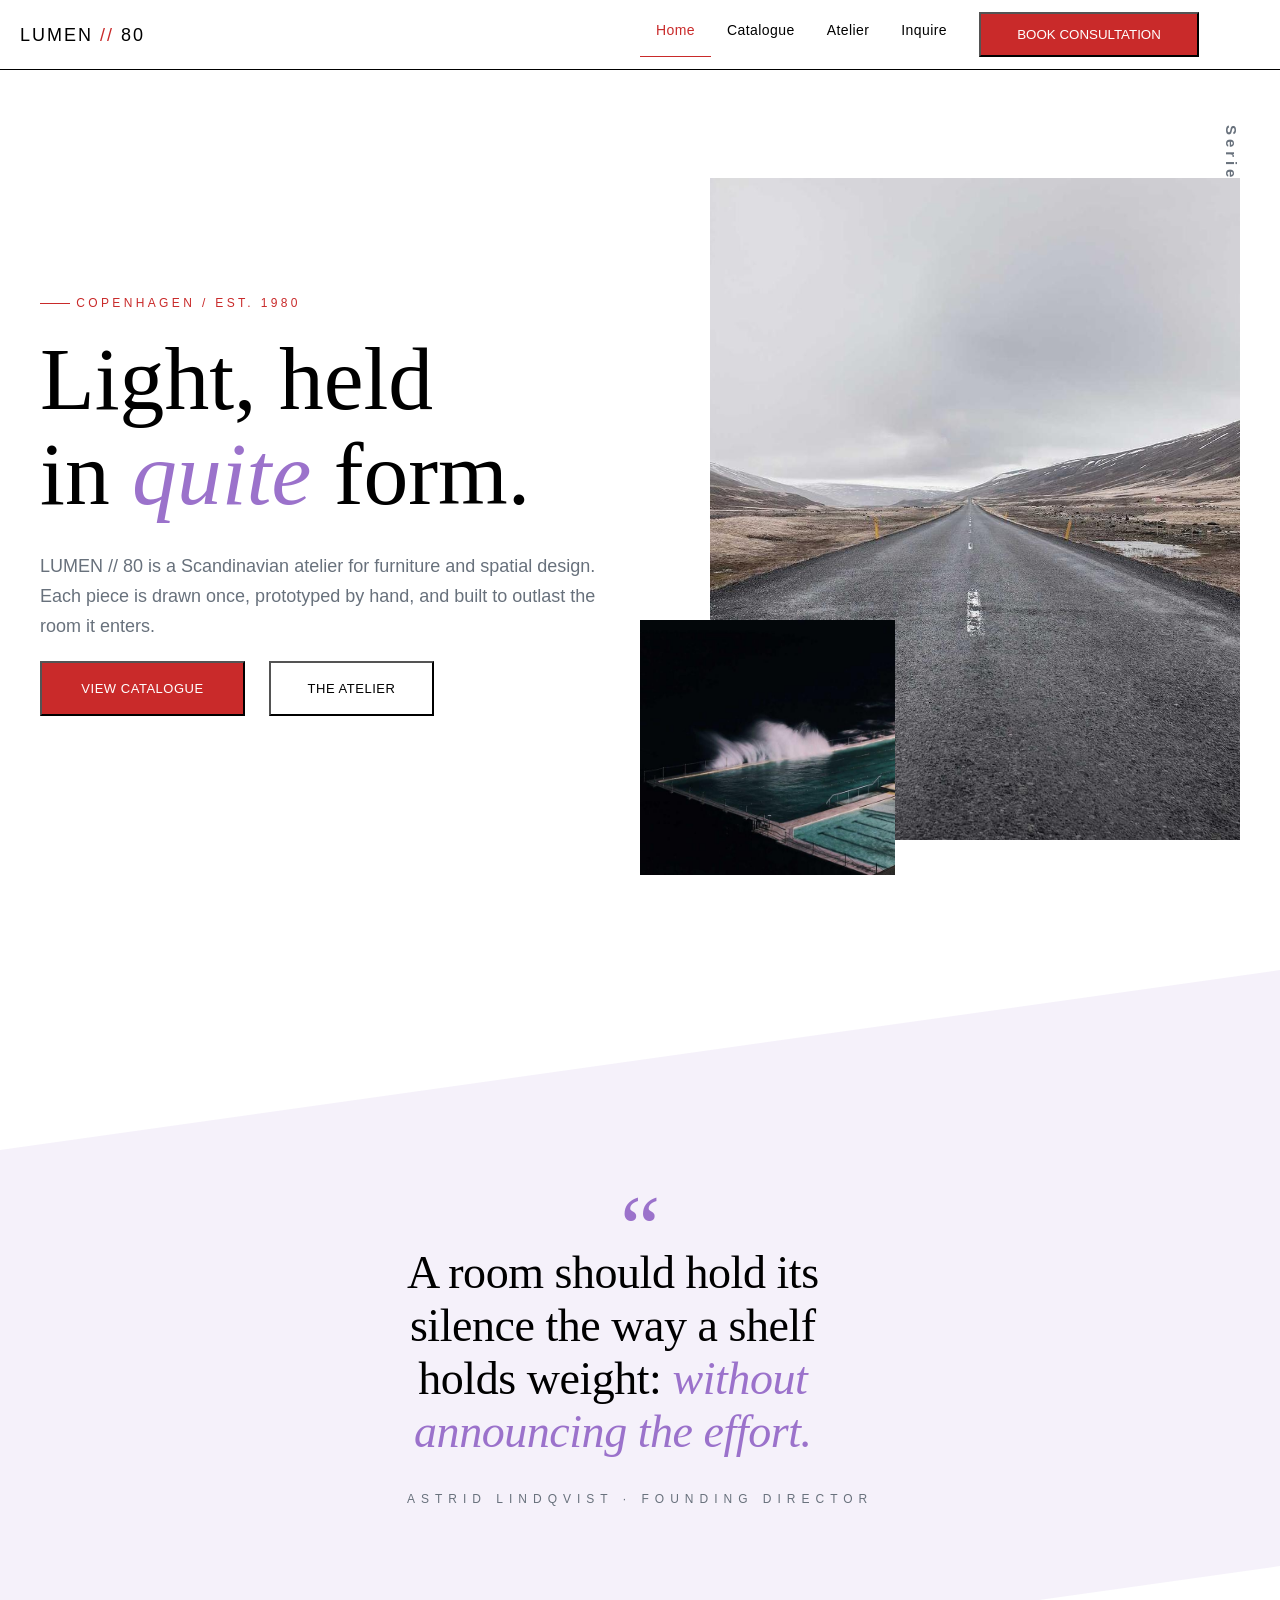
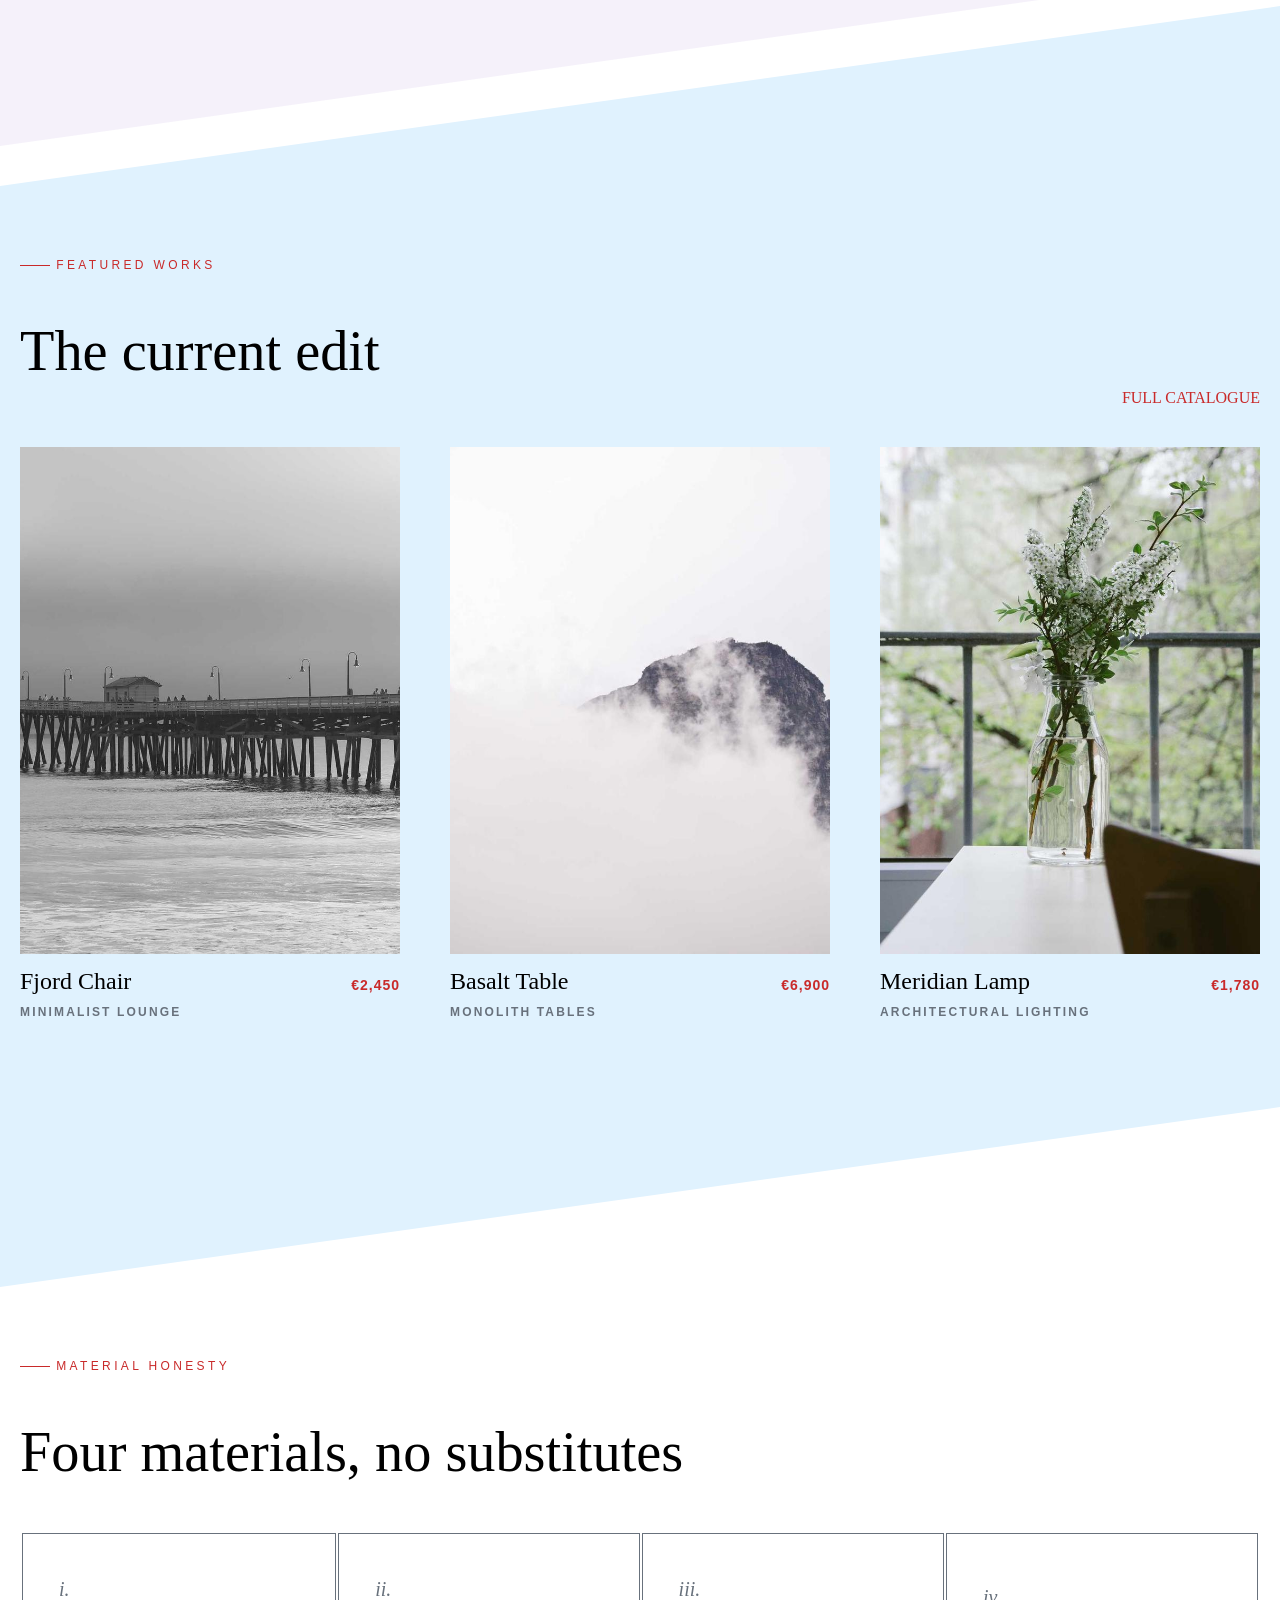
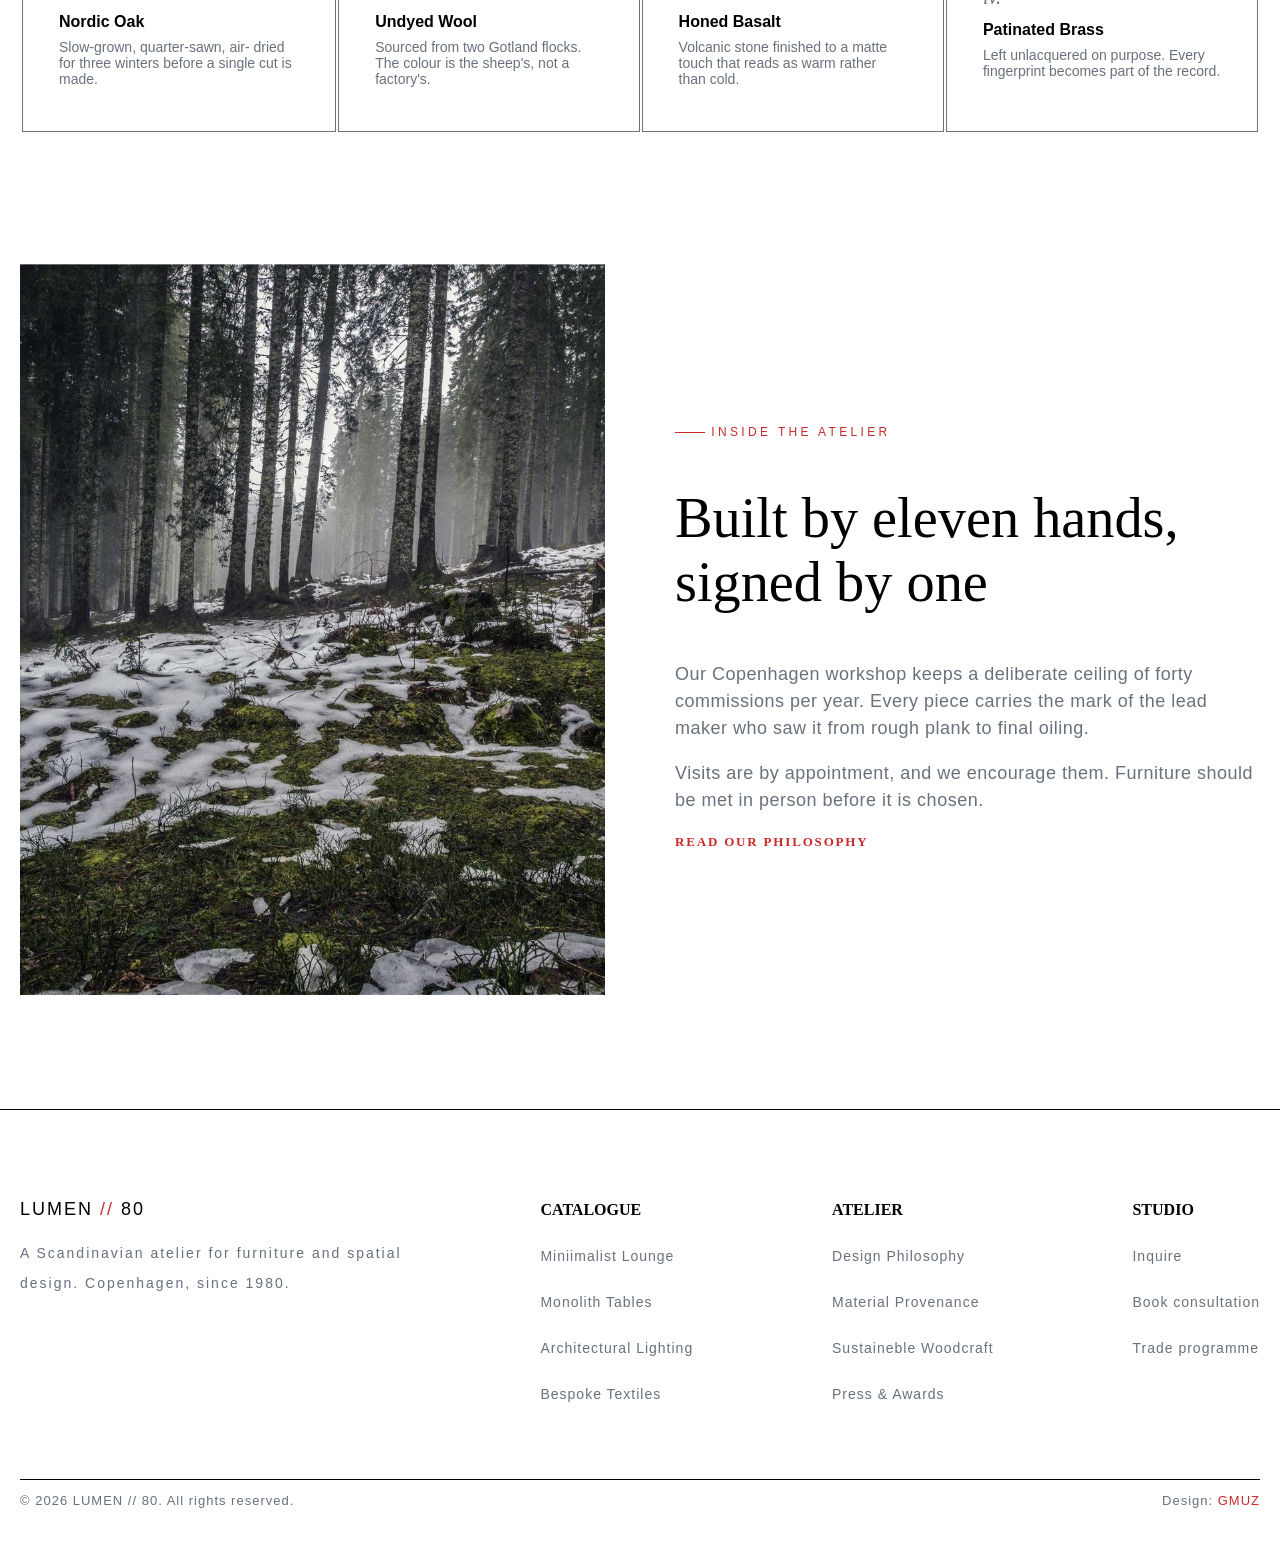
<file: index.html>
<!DOCTYPE html>
<html lang="en">
<head>
    <meta charset="UTF-8">
    <meta name="viewport" content="width=device-width, initial-scale=1.0">
    <title>Lumen//80</title>
    <link rel="stylesheet" href="style.css">
    <link rel="stylesheet" href="mediastyle.css">
    <script src="script.js"></script>
</head>
<body>
    <header>
        <div class="head">
            <div class="logo">LUMEN <span class="logo-red">//</span> 80</div>
            <div class="menu">
                <a id="active" href="index.html">Home</a>
                <a href="index2.html">Catalogue</a>
                <a href="index3.html">Atelier</a>
                <a href="index4.html">Inquire</a>
                <button id="btn">
                    BOOK CONSULTATION
                </button>
            </div>
             <div class="menu-icon">
                    <button>
                        <div class="menu-icon-line"></div>
                        <div class="menu-icon-line"></div>
                        <div class="menu-icon-line"></div>
                    </button>
            </div>
        </div>
    </header>


    <section>
        <div class="section1">
            <div class="sec-box">
                <div class="sec-information">
                    <p class="inf-head">
                        <span id="chiziq">--------</span> COPENHAGEN / EST. 1980
                    </p>
                    <h1>
                        Light, held
                        <br>in <span class="rang">quite</span> form.
                    </h1>
                    <p class="information">
                        LUMEN // 80 is a Scandinavian atelier for furniture and spatial design. Each 
                        piece is drawn once, prototyped by hand, and built to outlast the room it 
                        enters.
                    </p>
                    <button id="but1">
                        VIEW CATALOGUE
                    </button>
                    <button id="but2">
                        THE ATELIER
                    </button>
                </div>
                <div class="sec-img">
                    <p id="vertikal">Series N°14 · Oak / Wool / Brass</p>
                    <img src="lumen-hero.jpg" alt="hero" id="hero">
                    <img src="lumen-detail.jpg" alt="detail" id="detail">
                </div>
            </div>
        </div>
    </section>

    <nav>
        <div class="box1">
            <div class="box1-container">
                <p class="rang" id="orta">“</p>
                <h2 class="box1-h2">
                    A room should hold its
                    <br>silence the way a shelf
                    <br>holds weight: <span class="rang">without
                        <br>announcing the effort.
                    </span>
                </h2>
                <p id="director">
                    ASTRID LINDQVIST · FOUNDING DIRECTOR
                </p>
            </div>
        </div>


        <div class="box2">
            <div class="box2-container">
                <div box2-inf>
                    <p class="inf-head">
                       <span id="chiziq">--------</span> FEATURED WORKS
                    </p>
                    <h2 class="box2-h2">
                        The current edit
                    </h2>
                    <a href="index2.html">FULL CATALOGUE</a>
                </div>

                <div class="box2-img">
                    <div class="img1">
                        <img src="lumen-p1.jpg" alt="p1">
                        <h4 >
                            Fjord Chair
                        </h4>
                        <p class="sum">€2,450</p>
                        <p class="img-inf">
                            MINIMALIST LOUNGE
                        </p>
                    </div>
                    <div class="img2">
                        <img src="lumen-p2.jpg" alt="p2">
                        <h4>
                            Basalt Table
                        </h4>
                        <p class="sum">€6,900</p>
                        <p class="img-inf">
                            MONOLITH TABLES
                        </p>
                    </div>
                    <div class="img3">
                        <img src="lumen-p3.jpg" alt="p3">
                        <h4>
                            Meridian Lamp
                        </h4>
                        <p class="sum">€1,780</p>
                        <p class="img-inf">
                            ARCHITECTURAL LIGHTING
                       </p>
                    </div>
                    
                </div>
            </div>
        </div>

        <div class="box3">
            <div class="box3-container">
                <div class="inf3">
                    <p class="inf-head">
                        <span id="chiziq">--------</span> MATERIAL HONESTY
                    </p>
                    <h2 class="box2-h2">
                        Four materials, no substitutes
                    </h2>
                </div>
                <div class="inf3-table">
                    <table>
                        <tr>
                            <td class="inf-tables">
                                <p class="rang-i">i.</p>
                                <h3>
                                    Nordic Oak
                                </h3>
                                <p class="rang-inf">
                                    Slow-grown, quarter-sawn, air-
                                    dried for three winters before a 
                                    single cut is made.
                                </p>
                            </td>
                            <td class="inf-tables">
                                <p class="rang-i">ii.</p>
                                <h3>
                                    Undyed Wool
                                </h3>
                                <p class="rang-inf">
                                    Sourced from two Gotland flocks. 
                                    The colour is the sheep's, not a 
                                    factory's.
                                </p>
                            </td>
                            <td class="inf-tables">
                                <p class="rang-i">iii.</p>
                                <h3>
                                    Honed Basalt
                                </h3>
                                <p class="rang-inf">
                                    Volcanic stone finished to a matte 
                                    touch that reads as warm rather 
                                    than cold.
                                </p>
                            </td>
                            <td class="inf-tables">
                                <p class="rang-i">iv.</p>
                                <h3>Patinated Brass</h3>
                                <p class="rang-inf">Left unlacquered on purpose. Every 
                                    fingerprint becomes part of the 
                                    record.
                                </p>
                            </td>
                        </tr>
                    </table>
                </div>
            </div>
        </div>

        <div class="box4">
            <div class="box4-container">
                <div class="box4-img">
                    <img src="lumen-atelier.jpg" alt="atelier">
                </div>
                <div class="box4-inf">
                    <p class="inf-head">
                        <span id="chiziq">--------</span> INSIDE THE ATELIER
                    </p>
                    <h2 class="box2-h2">
                        Built by eleven hands, signed 
                        by one
                    </h2>
                    <p class="box4-information">
                        Our Copenhagen workshop keeps a deliberate ceiling of forty 
                        commissions per year. Every piece carries the mark of the lead maker 
                        who saw it from rough plank to final oiling.
                    </p>
                    <p class="box4-information">
                        Visits are by appointment, and we encourage them. Furniture should 
                        be met in person before it is chosen.
                    </p>
                    <a href="index3.html">READ OUR PHILOSOPHY </a>
                </div>
            </div>
        </div>
    </nav>

    <footer>
        <div class="footer-container">
            <div class="table">
                <div class="table1">
                    <h4 class="logo">LUMEN <span class="logo-red">//</span> 80</h4>
                    <p id="logo-inf">
                        A Scandinavian atelier for furniture and spatial 
                        <br>design. Copenhagen, since 1980.
                    </p>
                </div>
                <div class="table2">
                    <h4>CATALOGUE</h4>
                    <p><a href="index2.html#lounge">Miniimalist Lounge</a></p>
                    <p><a href="index2.html#tables">Monolith Tables</a></p>
                    <p><a href="index2.html#lighting">Architectural Lighting</a></p>
                    <p><a href="index2.html#textiles">Bespoke Textiles</a></p>
                </div>
                <div class="table3">
                    <h4>ATELIER</h4>
                    <p><a href="index3.html#design">Design Philosophy</a></p>
                    <p><a href="index3.html#material">Material Provenance</a></p>
                    <p><a href="index3.html#sustaineble">Sustaineble Woodcraft</a></p>
                    <p><a href="index3.html#press">Press & Awards</a></p>
                </div>
                <div class="table4">
                    <h4>STUDIO</h4>
                    <p><a href="index4.html">Inquire</a></p>
                    <p><a href="index4.html">Book consultation</a></p>
                    <p><a href="index4.html">Trade programme</a></p>
                </div>
            </div>

            <div class="design">
                <div>
                    <p>
                        © 2026 LUMEN // 80. All rights reserved.
                    </p>
                </div>
                <div>
                    <p class="avtor">Design: <span id="avtor-red">GMUZ</span></p>
                </div>
            </div>
        </div>
    </footer>
</body>
</html>
</file>
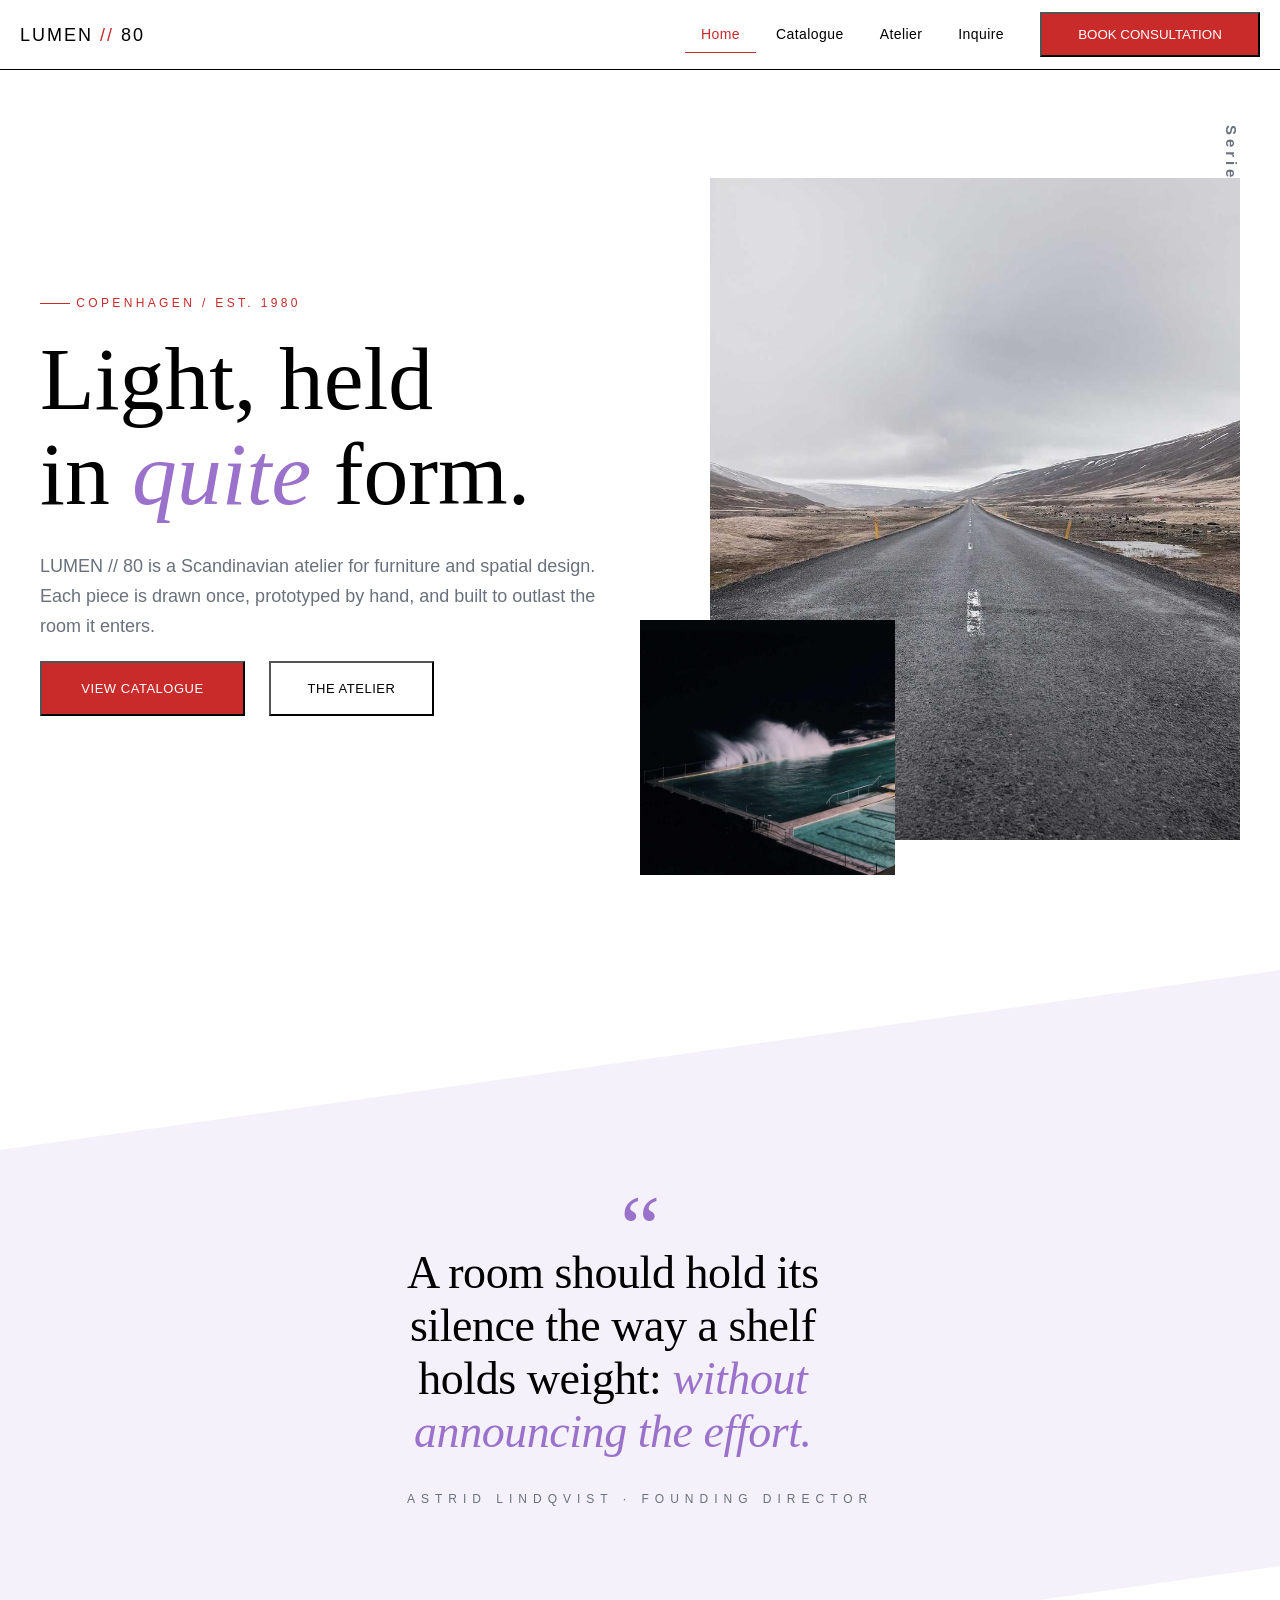
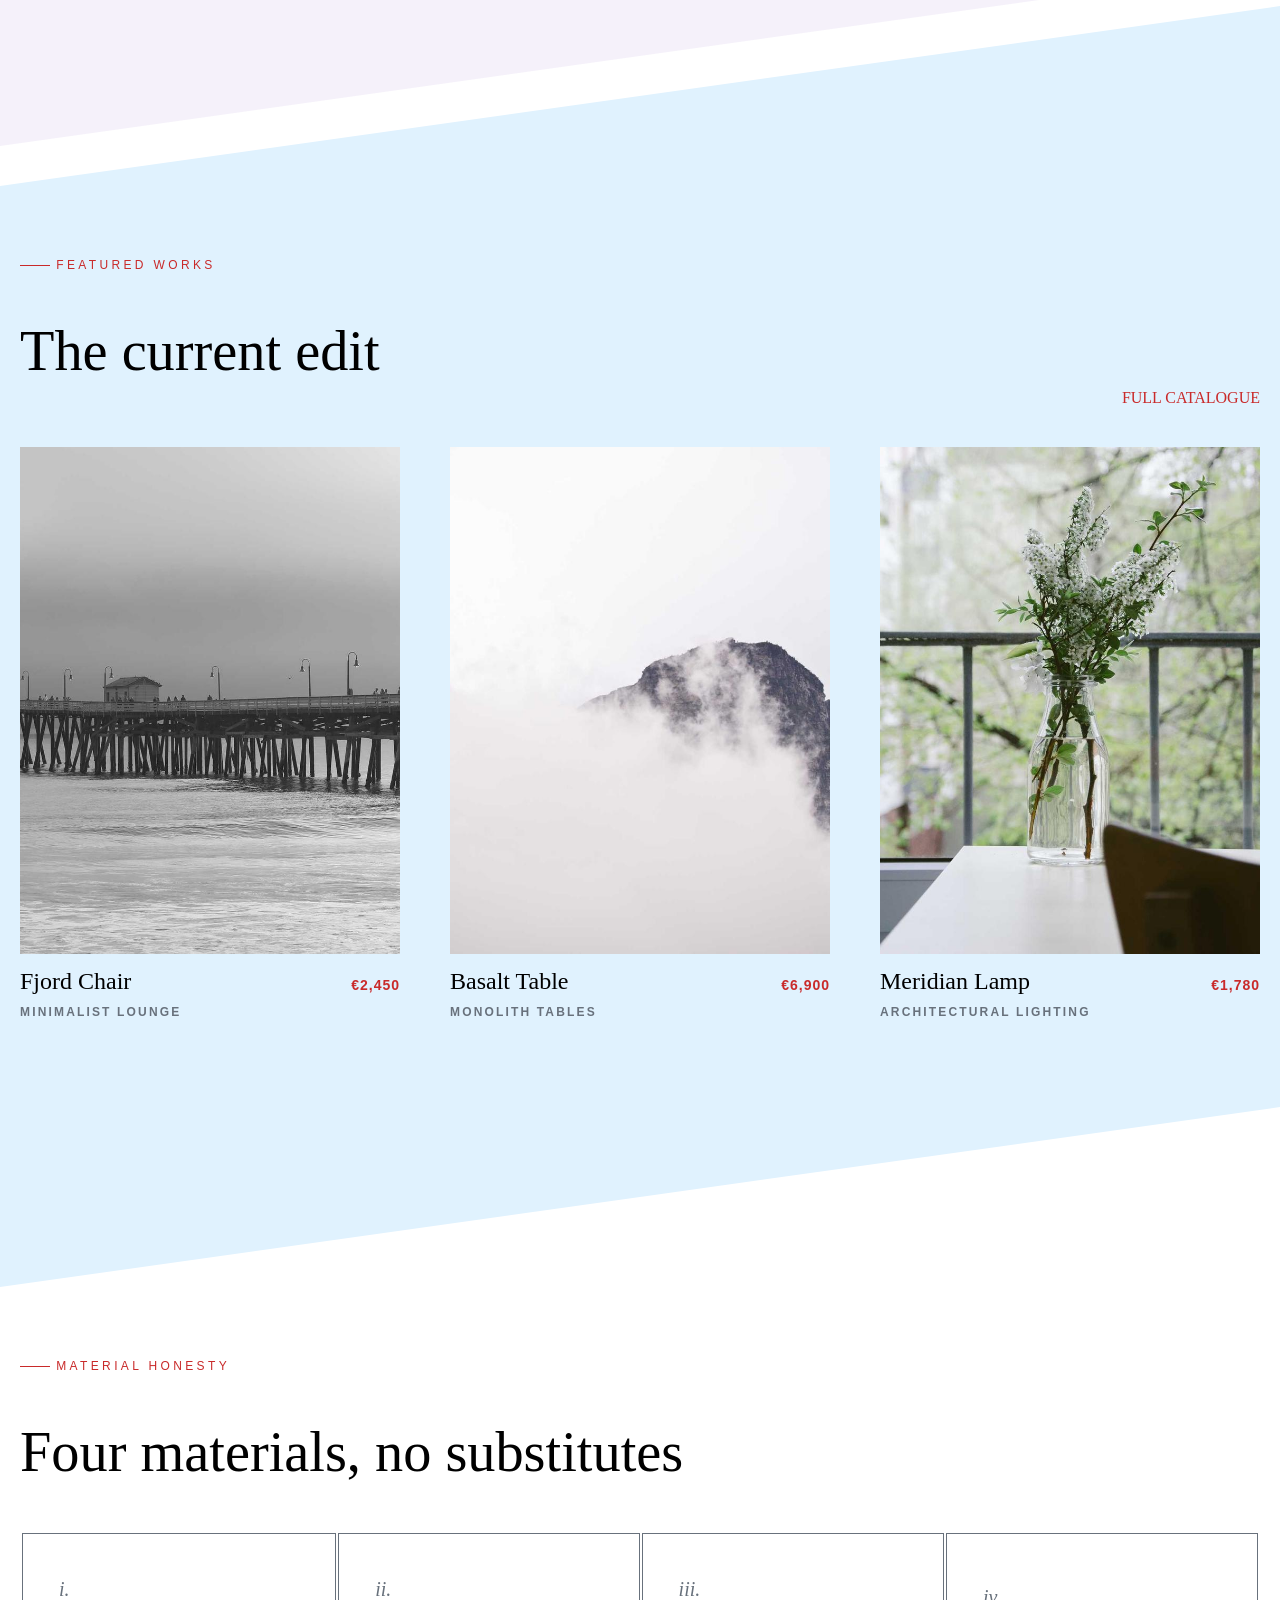
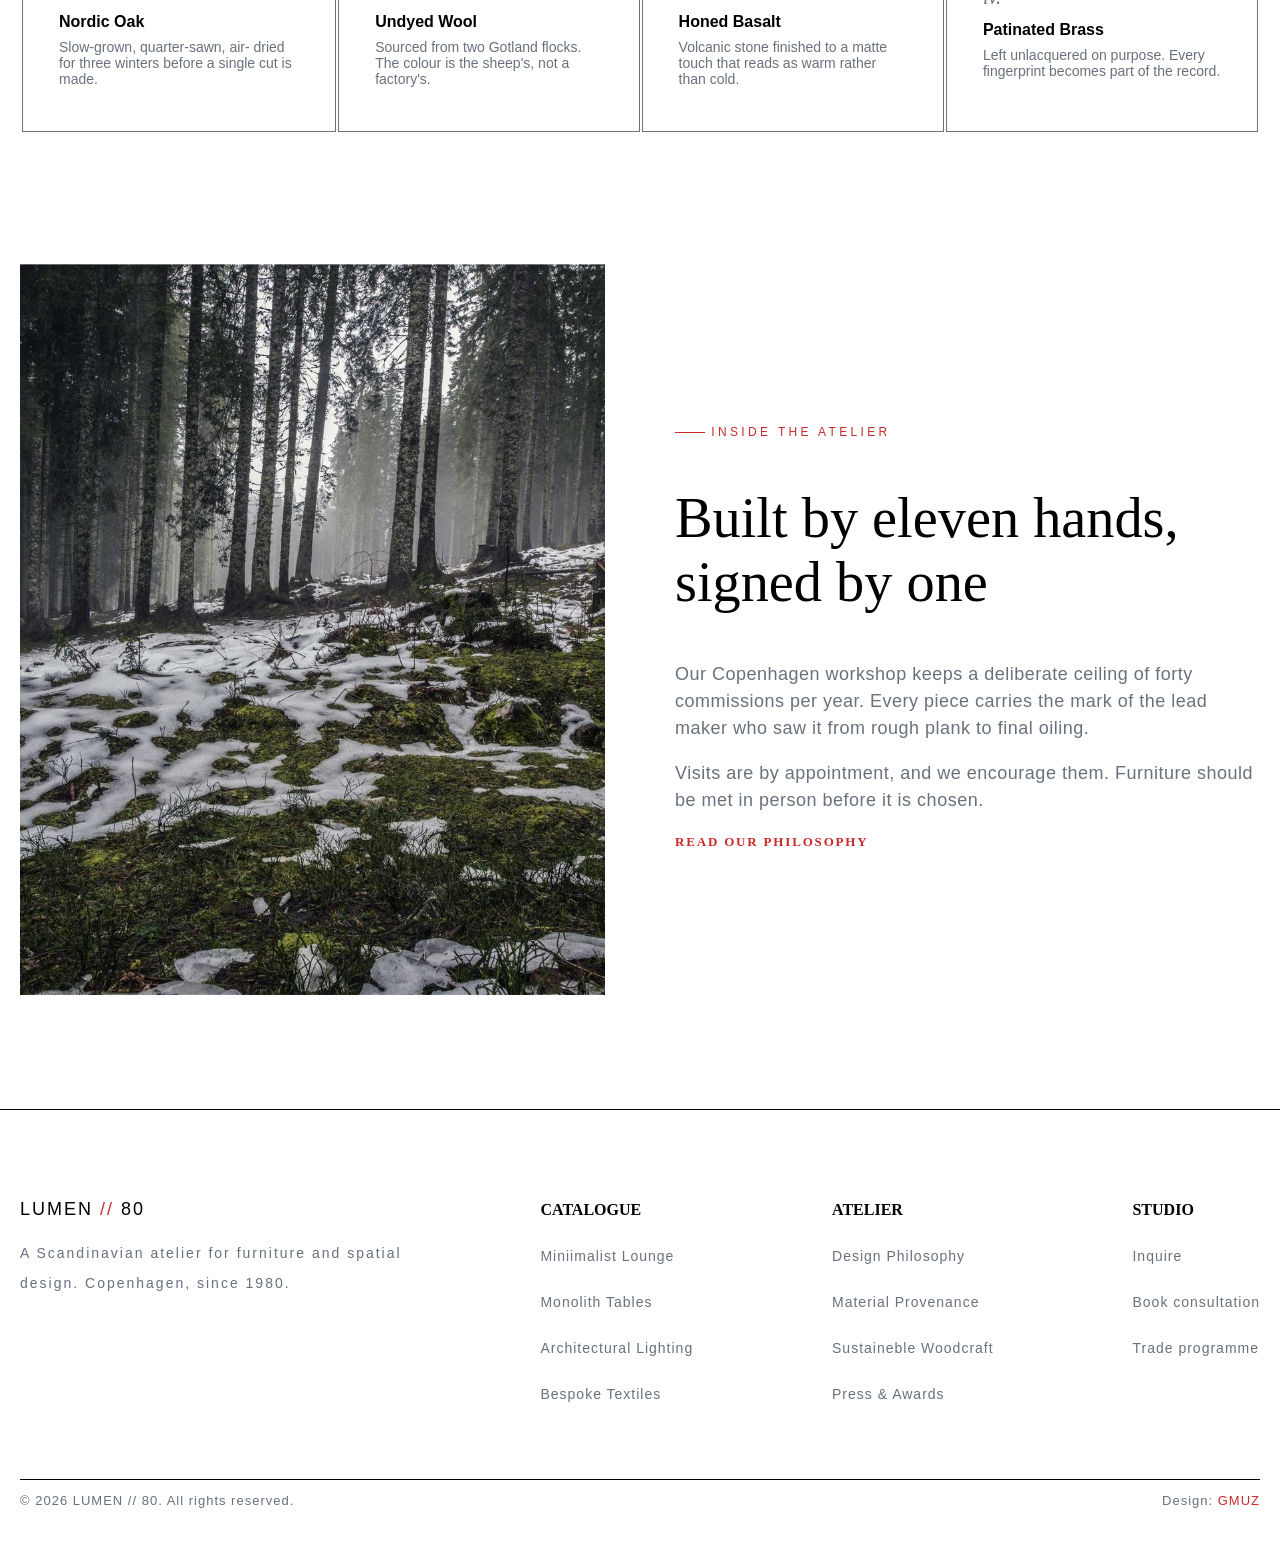
<file: NOOB-WEB-V3.O/index.html>
<!DOCTYPE html>
<html lang="en">
<head>
    <meta charset="UTF-8">
    <meta name="viewport" content="width=device-width, initial-scale=1.0">
    <title>Lumen//80</title>
    <link rel="stylesheet" href="style.css">
    <link rel="stylesheet" href="mediastyle.css">
    <script src="script.js"></script>
</head>
<body>
    <header>
        <div class="head">
            <div class="logo">LUMEN <span class="logo-red">//</span> 80</div>
            <div class="menu">
                <a id="active" href="index.html">Home</a>
                <a href="index2.html">Catalogue</a>
                <a href="index3.html">Atelier</a>
                <a href="index4.html">Inquire</a>
                <button>
                    BOOK CONSULTATION
                </button>
            </div>
             <div class="menu-icon">
                    <div class="menu-icon-line"></div>
                    <div class="menu-icon-line"></div>
                    <div class="menu-icon-line"></div>
                </a>
            </div>
        </div>
    </header>


    <section>
        <div class="section1">
            <div class="sec-box">
                <div class="sec-information">
                    <p class="inf-head">
                        <span id="chiziq">--------</span> COPENHAGEN / EST. 1980
                    </p>
                    <h1>
                        Light, held
                        <br>in <span class="rang">quite</span> form.
                    </h1>
                    <p class="information">
                        LUMEN // 80 is a Scandinavian atelier for furniture and spatial design. Each 
                        piece is drawn once, prototyped by hand, and built to outlast the room it 
                        enters.
                    </p>
                    <button id="but1">
                        VIEW CATALOGUE
                    </button>
                    <button id="but2">
                        THE ATELIER
                    </button>
                </div>
                <div class="sec-img">
                    <p id="vertikal">Series N°14 · Oak / Wool / Brass</p>
                    <img src="lumen-hero.jpg" alt="hero" id="hero">
                    <img src="lumen-detail.jpg" alt="detail" id="detail">
                </div>
            </div>
        </div>
    </section>

    <nav>
        <div class="box1">
            <div class="box1-container">
                <p class="rang" id="orta">“</p>
                <h2 class="box1-h2">
                    A room should hold its
                    <br>silence the way a shelf
                    <br>holds weight: <span class="rang">without
                        <br>announcing the effort.
                    </span>
                </h2>
                <p id="director">
                    ASTRID LINDQVIST · FOUNDING DIRECTOR
                </p>
            </div>
        </div>


        <div class="box2">
            <div class="box2-container">
                <div box2-inf>
                    <p class="inf-head">
                       <span id="chiziq">--------</span> FEATURED WORKS
                    </p>
                    <h2 class="box2-h2">
                        The current edit
                    </h2>
                    <a href="index2.html">FULL CATALOGUE</a>
                </div>

                <div class="box2-img">
                    <div class="img1">
                        <img src="lumen-p1.jpg" alt="p1">
                        <h4 >
                            Fjord Chair
                        </h4>
                        <p class="sum">€2,450</p>
                        <p class="img-inf">
                            MINIMALIST LOUNGE
                        </p>
                    </div>
                    <div class="img2">
                        <img src="lumen-p2.jpg" alt="p2">
                        <h4>
                            Basalt Table
                        </h4>
                        <p class="sum">€6,900</p>
                        <p class="img-inf">
                            MONOLITH TABLES
                        </p>
                    </div>
                    <div class="img3">
                        <img src="lumen-p3.jpg" alt="p3">
                        <h4>
                            Meridian Lamp
                        </h4>
                        <p class="sum">€1,780</p>
                        <p class="img-inf">
                            ARCHITECTURAL LIGHTING
                       </p>
                    </div>
                    
                </div>
            </div>
        </div>

        <div class="box3">
            <div class="box3-container">
                <div class="inf3">
                    <p class="inf-head">
                        <span id="chiziq">--------</span> MATERIAL HONESTY
                    </p>
                    <h2 class="box2-h2">
                        Four materials, no substitutes
                    </h2>
                </div>
                <div class="inf3-table">
                    <table>
                        <tr>
                            <td class="inf-tables">
                                <p class="rang-i">i.</p>
                                <h3>
                                    Nordic Oak
                                </h3>
                                <p class="rang-inf">
                                    Slow-grown, quarter-sawn, air-
                                    dried for three winters before a 
                                    single cut is made.
                                </p>
                            </td>
                            <td class="inf-tables">
                                <p class="rang-i">ii.</p>
                                <h3>
                                    Undyed Wool
                                </h3>
                                <p class="rang-inf">
                                    Sourced from two Gotland flocks. 
                                    The colour is the sheep's, not a 
                                    factory's.
                                </p>
                            </td>
                            <td class="inf-tables">
                                <p class="rang-i">iii.</p>
                                <h3>
                                    Honed Basalt
                                </h3>
                                <p class="rang-inf">
                                    Volcanic stone finished to a matte 
                                    touch that reads as warm rather 
                                    than cold.
                                </p>
                            </td>
                            <td class="inf-tables">
                                <p class="rang-i">iv.</p>
                                <h3>Patinated Brass</h3>
                                <p class="rang-inf">Left unlacquered on purpose. Every 
                                    fingerprint becomes part of the 
                                    record.
                                </p>
                            </td>
                        </tr>
                    </table>
                </div>
            </div>
        </div>

        <div class="box4">
            <div class="box4-container">
                <div class="box4-img">
                    <img src="lumen-atelier.jpg" alt="atelier">
                </div>
                <div class="box4-inf">
                    <p class="inf-head">
                        <span id="chiziq">--------</span> INSIDE THE ATELIER
                    </p>
                    <h2 class="box2-h2">
                        Built by eleven hands, signed 
                        by one
                    </h2>
                    <p class="box4-information">
                        Our Copenhagen workshop keeps a deliberate ceiling of forty 
                        commissions per year. Every piece carries the mark of the lead maker 
                        who saw it from rough plank to final oiling.
                    </p>
                    <p class="box4-information">
                        Visits are by appointment, and we encourage them. Furniture should 
                        be met in person before it is chosen.
                    </p>
                    <a href="index3.html">READ OUR PHILOSOPHY </a>
                </div>
            </div>
        </div>
    </nav>

    <footer>
        <div class="footer-container">
            <div class="table">
                <div class="table1">
                    <h4 class="logo">LUMEN <span class="logo-red">//</span> 80</h4>
                    <p id="logo-inf">
                        A Scandinavian atelier for furniture and spatial 
                        <br>design. Copenhagen, since 1980.
                    </p>
                </div>
                <div class="table2">
                    <h4>CATALOGUE</h4>
                    <p><a href="index2.html#lounge">Miniimalist Lounge</a></p>
                    <p><a href="index2.html#tables">Monolith Tables</a></p>
                    <p><a href="index2.html#lighting">Architectural Lighting</a></p>
                    <p><a href="index2.html#textiles">Bespoke Textiles</a></p>
                </div>
                <div class="table3">
                    <h4>ATELIER</h4>
                    <p><a href="index3.html#design">Design Philosophy</a></p>
                    <p><a href="index3.html#material">Material Provenance</a></p>
                    <p><a href="index3.html#sustaineble">Sustaineble Woodcraft</a></p>
                    <p><a href="index3.html#press">Press & Awards</a></p>
                </div>
                <div class="table4">
                    <h4>STUDIO</h4>
                    <p><a href="index4.html">Inquire</a></p>
                    <p><a href="index4.html">Book consultation</a></p>
                    <p><a href="index4.html">Trade programme</a></p>
                </div>
            </div>

            <div class="design">
                <div>
                    <p>
                        © 2026 LUMEN // 80. All rights reserved.
                    </p>
                </div>
                <div>
                    <p class="avtor">Design: <span id="avtor-red">GMUZ</span></p>
                </div>
            </div>
        </div>
    </footer>
</body>
</html>
</file>
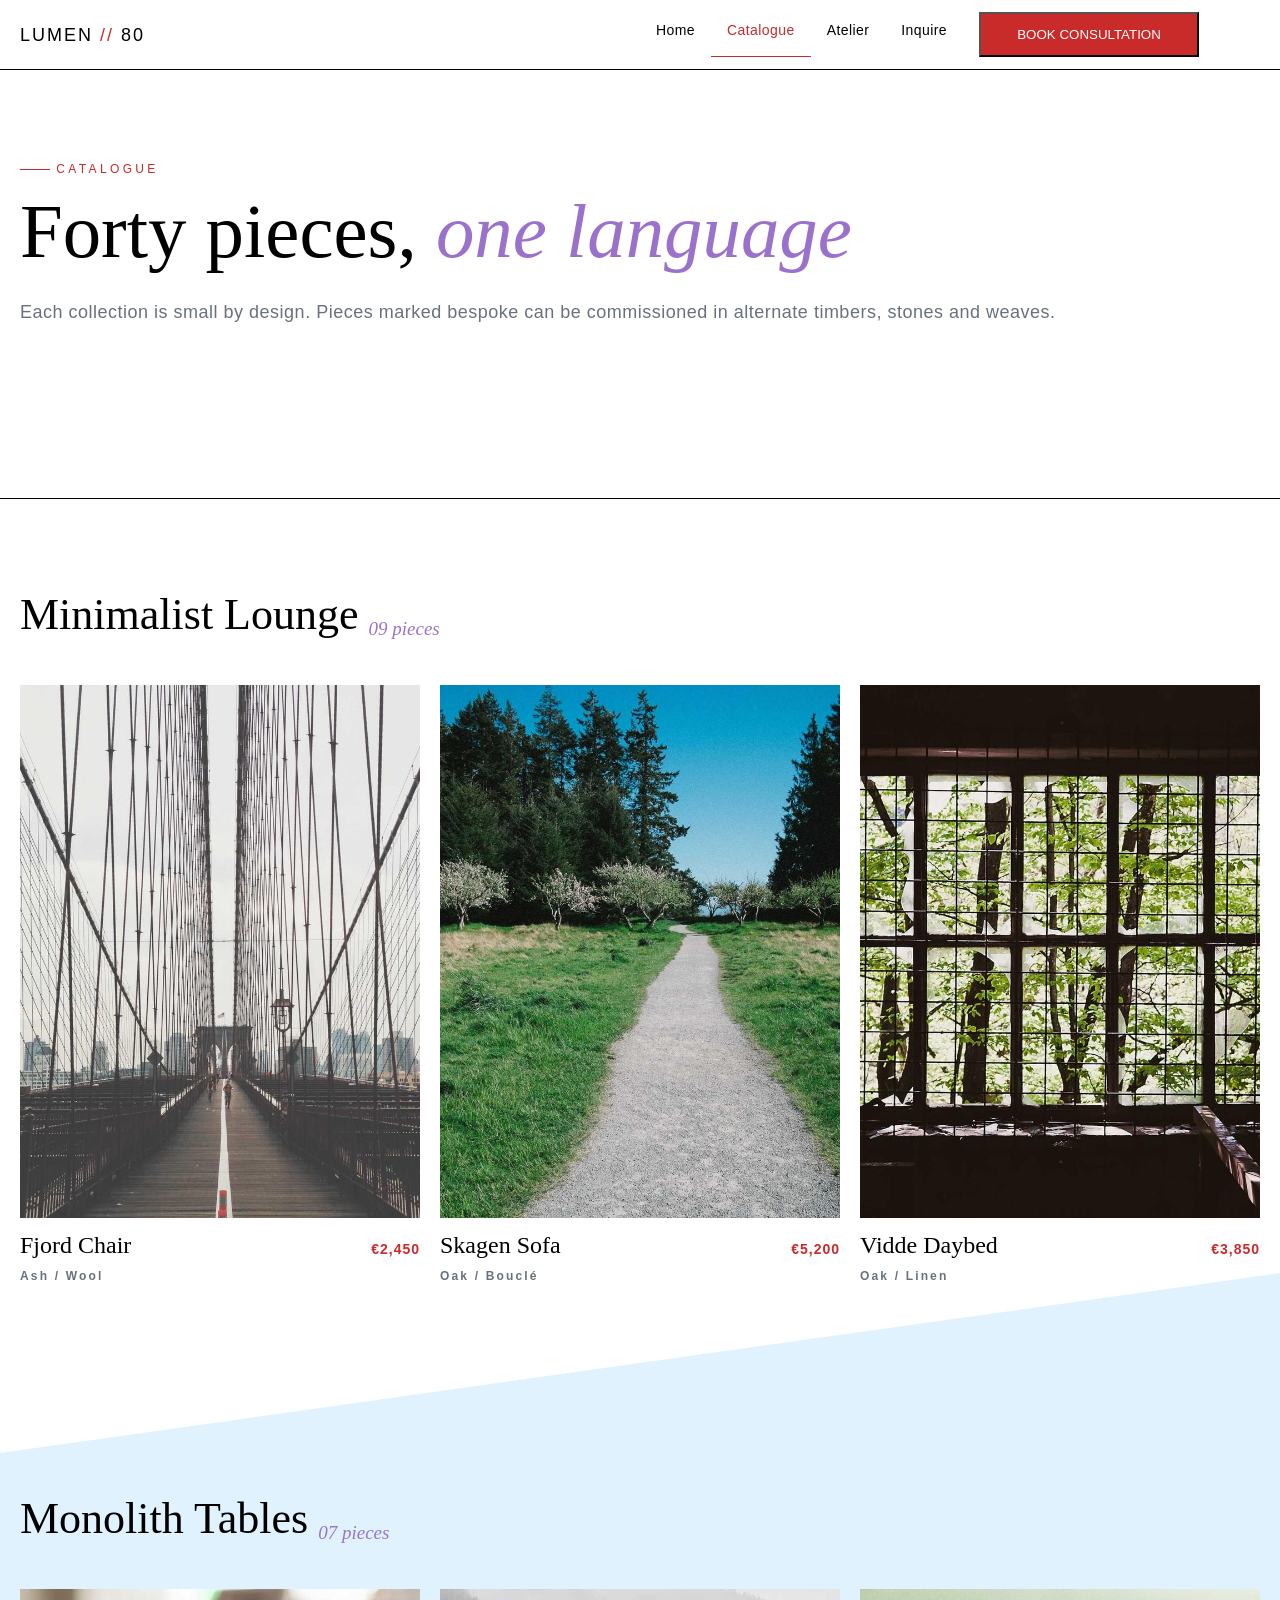
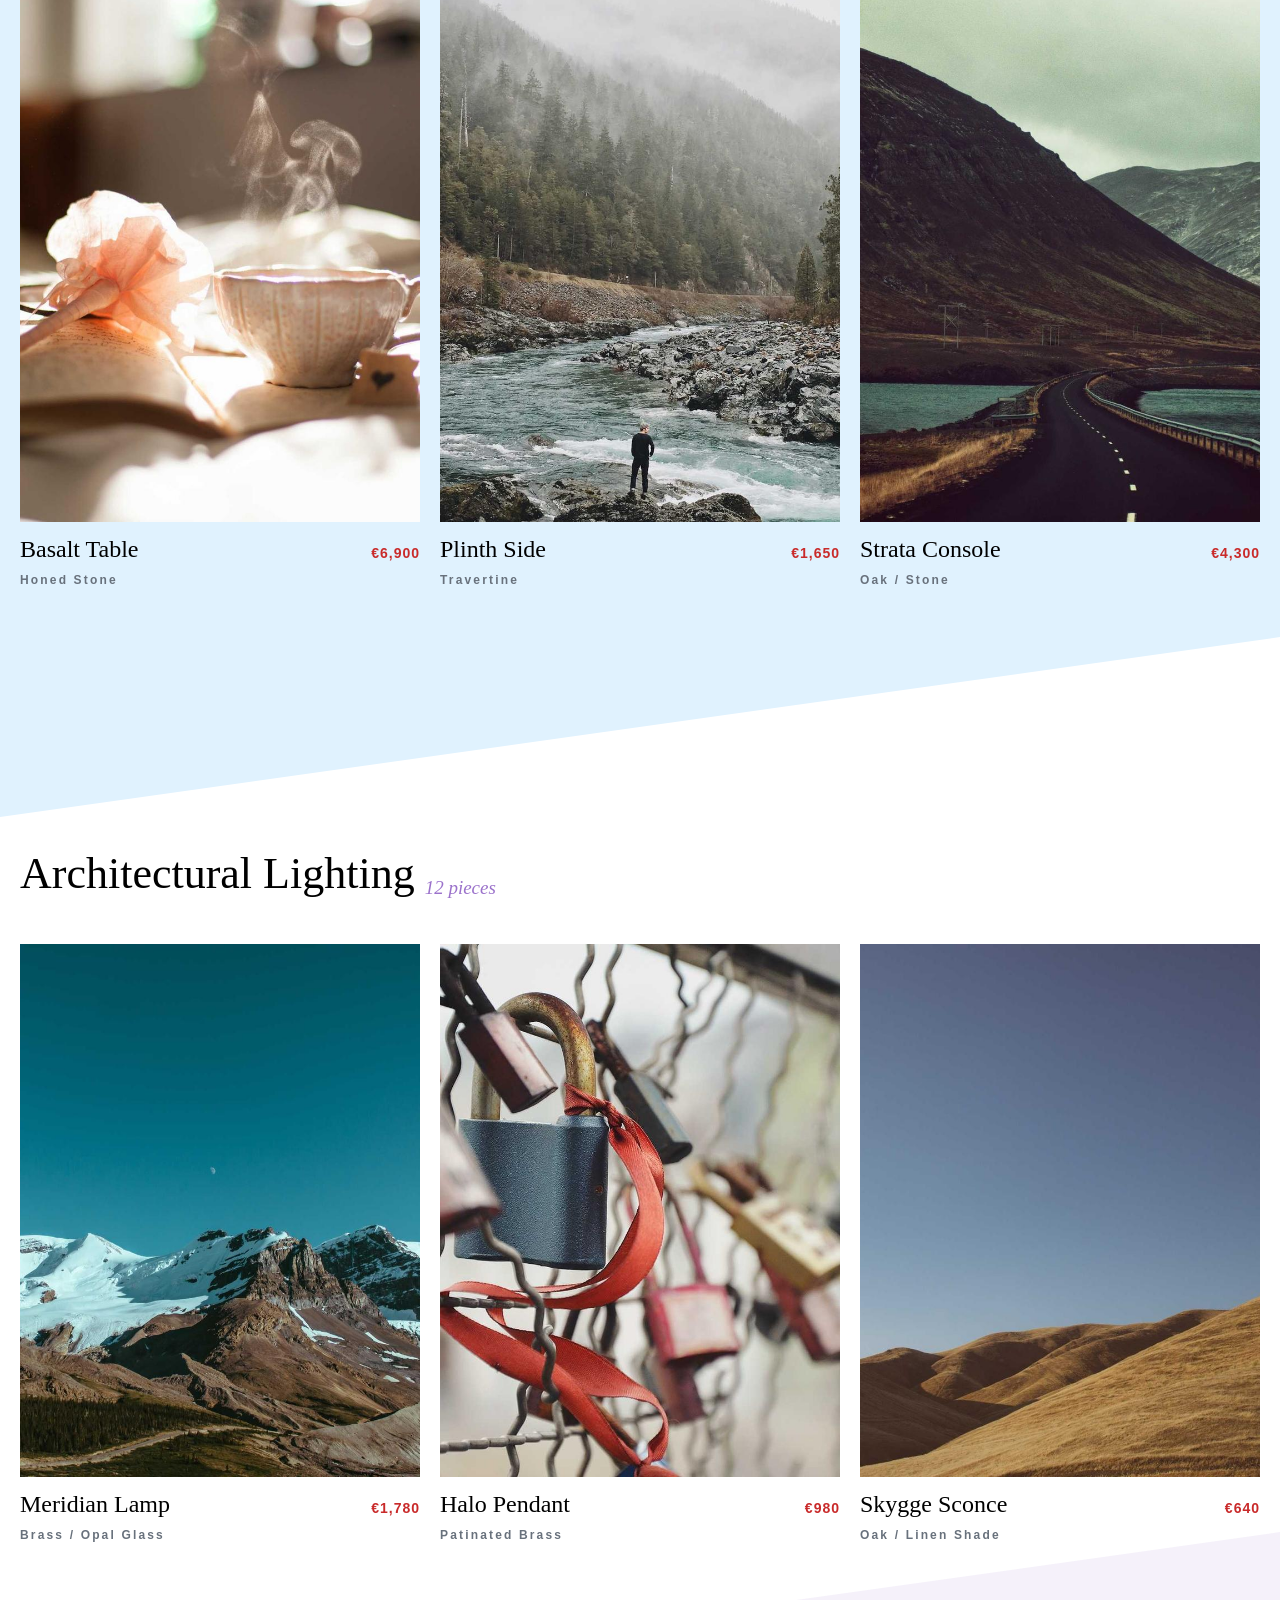
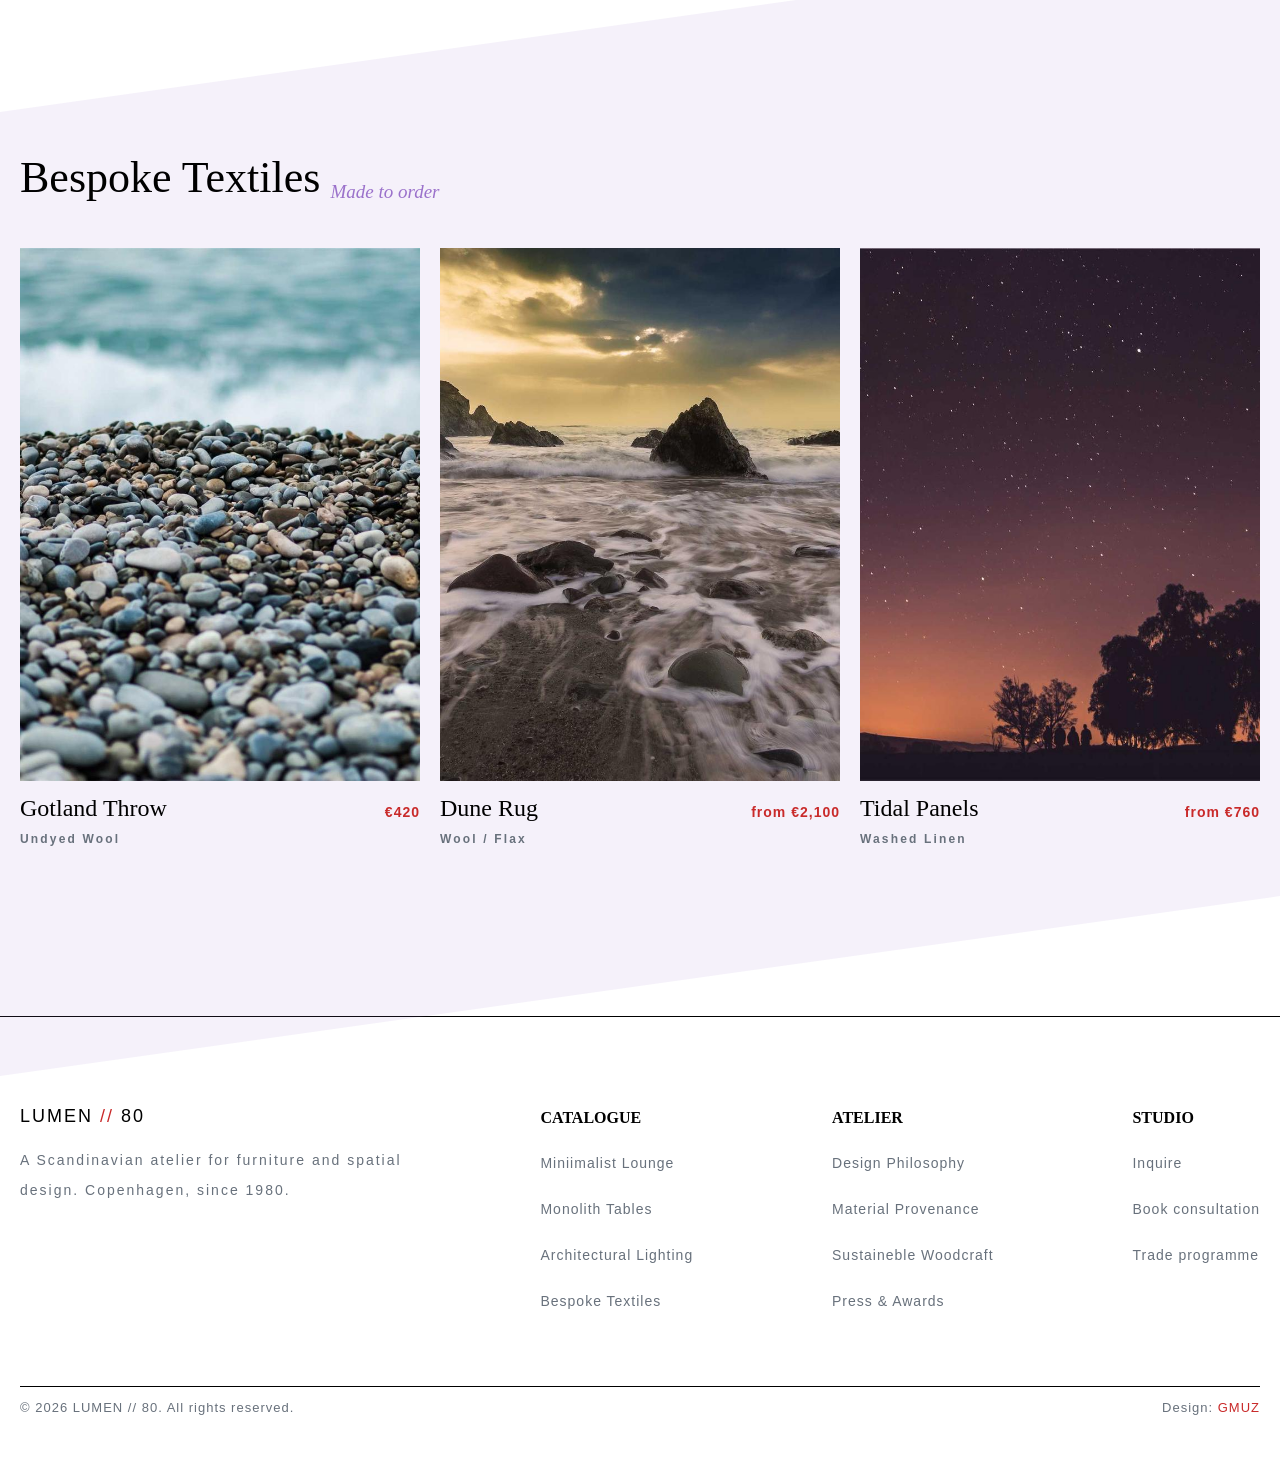
<file: index2.html>
<!DOCTYPE html>
<html lang="en">
<head>
    <meta charset="UTF-8">
    <meta name="viewport" content="width=device-width, initial-scale=1.0">
    <title>LUMEN//80</title>
    <link rel="stylesheet" href="style.css">
    <link rel="stylesheet" href="mediastyle.css">
    <script src="script.js"></script>
</head>
<body>
    <header>
        <div class="head">
            <div class="logo">LUMEN <span class="logo-red">//</span> 80</div>
            <div class="menu">
                <a href="index.html">Home</a>
                <a id="active" href="index2.html">Catalogue</a>
                <a href="index3.html">Atelier</a>
                <a href="index4.html">Inquire</a>
                <button id="btn">
                    BOOK CONSULTATION
                </button>
            </div>
             <div class="menu-icon">
                    <div class="menu-icon-line"></div>
                    <div class="menu-icon-line"></div>
                    <div class="menu-icon-line"></div>
                </a>
            </div>
        </div>
    </header>

    <section>
        <div class="section2">
            <div class="sec-box-inf">
                <p class="inf-head"><span id="chiziq">--------</span> CATALOGUE</p>
                <h1>
                    Forty pieces, <span class="rang">one language</span>
                </h1>
                <p class="information2">
                    Each collection is small by design. Pieces marked bespoke can be commissioned in 
                    alternate timbers, stones and weaves.
                </p>
            </div>
        </div>
    </section>

    <nav>
        <div class="box_2-1">
            <div class="box_2-container">
                <div class="box_2-inf">
                    <h2 id="lounge" class="box_2-h2">Minimalist Lounge</h2>
                    <p class="idkod">09 pieces</p>
                </div>
                <div class="box_2-container-img">
                    <div class="box_2-img">
                        <img src="lumen-l1.jpg" alt="l1">
                        <h4>Fjord Chair</h4>
                        <p class="sum">€2,450</p>
                        <p class="img-inf">Ash / Wool</p>
                    </div>
                    <div class="box_2-img">
                        <img src="lumen-l2.jpg" alt="l2">
                        <h4>Skagen Sofa</h4>
                        <p class="sum">€5,200</p>
                        <p class="img-inf">Oak / Bouclé</p>
                    </div>
                    <div class="box_2-img">
                        <img src="lumen-l3.jpg" alt="l3">
                        <h4>Vidde Daybed</h4>
                        <p class="sum">€3,850</p>
                        <p class="img-inf">Oak / Linen</p>
                    </div>
                </div>
            </div>
        </div>

        <div class="box_2-2">
            <div class="box_2-container-deg">
                <div class="box_2-inf">
                    <h2 id="tables" class="box_2-h2">Monolith Tables</h2>
                    <p class="idkod">07 pieces</p>
                </div>
                <div class="box_2-container-img">
                    <div class="box_2-img">
                        <img src="lumen-t1.jpg" alt="t1">
                        <h4>Basalt Table</h4>
                        <p class="sum">€6,900</p>
                        <p class="img-inf">Honed Stone</p>
                    </div>
                    <div class="box_2-img">
                        <img src="lumen-t2.jpg" alt="t2">
                        <h4>Plinth Side</h4>
                        <p class="sum">€1,650</p>
                        <p class="img-inf">Travertine</p>
                    </div>
                    <div class="box_2-img">
                        <img src="lumen-t3.jpg" alt="t3">
                        <h4>Strata Console</h4>
                        <p class="sum">€4,300</p>
                        <p class="img-inf">Oak / Stone</p>
                    </div>
                </div>
            </div>
        </div>

        <div class="box_2-3">
            <div class="box_2-container">
                <div class="box_2-inf">
                    <h2 id="lighting" class="box_2-h2">Architectural Lighting</h2>
                    <p class="idkod">12 pieces</p>
                </div>
                <div class="box_2-container-img">
                    <div class="box_2-img">
                        <img src="lumen-g1.jpg" alt="g1">
                        <h4>Meridian Lamp</h4>
                        <p class="sum">€1,780</p>
                        <p class="img-inf">Brass / Opal Glass</p>
                    </div>
                    <div class="box_2-img">
                        <img src="lumen-g2.jpg" alt="g2">
                        <h4>Halo Pendant</h4>
                        <p class="sum">€980</p>
                        <p class="img-inf">Patinated Brass</p>
                    </div>
                    <div class="box_2-img">
                        <img src="lumen-g3.jpg" alt="g3">
                        <h4>Skygge Sconce</h4>
                        <p class="sum">€640</p>
                        <p class="img-inf">Oak / Linen Shade</p>
                    </div>
                </div>
            </div>
        </div>

        <div class="box_2-4">
            <div class="box_2-container-deg">
                <div class="box_2-inf">
                    <h2 id="textiles" class="box_2-h2">Bespoke Textiles</h2>
                    <p class="idkod">Made to order</p>
                </div>
                <div class="box_2-container-img">
                    <div class="box_2-img">
                        <img src="lumen-x1.jpg" alt="x1">
                        <h4>Gotland Throw</h4>
                        <p class="sum">€420</p>
                        <p class="img-inf">Undyed Wool</p>
                    </div>
                    <div class="box_2-img">
                        <img src="lumen-x2.jpg" alt="x2">
                        <h4>Dune Rug</h4>
                        <p class="sum">from €2,100</p>
                        <p class="img-inf">Wool / Flax</p>
                    </div>
                    <div class="box_2-img">
                        <img src="lumen-x3.jpg" alt="">
                        <h4>Tidal Panels</h4>
                        <p class="sum">from €760</p>
                        <p class="img-inf">Washed Linen</p>
                    </div>
                </div>
            </div>
        </div>
    </nav>

    <footer>
        <div class="footer-container">
            <div class="table">
                <div class="table1">
                    <h4 class="logo">LUMEN <span class="logo-red">//</span> 80</h4>
                    <p id="logo-inf">
                        A Scandinavian atelier for furniture and spatial 
                        <br>design. Copenhagen, since 1980.
                    </p>
                </div>
                <div class="table2">
                    <h4>CATALOGUE</h4>
                    <p><a href="index2.html#lounge">Miniimalist Lounge</a></p>
                    <p><a href="index2.html#tables">Monolith Tables</a></p>
                    <p><a href="index2.html#lighting">Architectural Lighting</a></p>
                    <p><a href="index2.html#textiles">Bespoke Textiles</a></p>
                </div>
                <div class="table3">
                    <h4>ATELIER</h4>
                    <p><a href="index3.html#design">Design Philosophy</a></p>
                    <p><a href="index3.html#material">Material Provenance</a></p>
                    <p><a href="index3.html#sustaineble">Sustaineble Woodcraft</a></p>
                    <p><a href="index3.html#press">Press & Awards</a></p>
                </div>
                <div class="table4">
                    <h4>STUDIO</h4>
                    <p><a href="index4.html">Inquire</a></p>
                    <p><a href="index4.html">Book consultation</a></p>
                    <p><a href="index4.html">Trade programme</a></p>
                </div>
            </div>

            <div class="design">
                <div>
                    <p>
                        © 2026 LUMEN // 80. All rights reserved.
                    </p>
                </div>
                <div>
                    <p class="avtor">Design: <span id="avtor-red">GMUZ</span></p>
                </div>
            </div>
        </div>
    </footer>
</body>
</html>
</file>
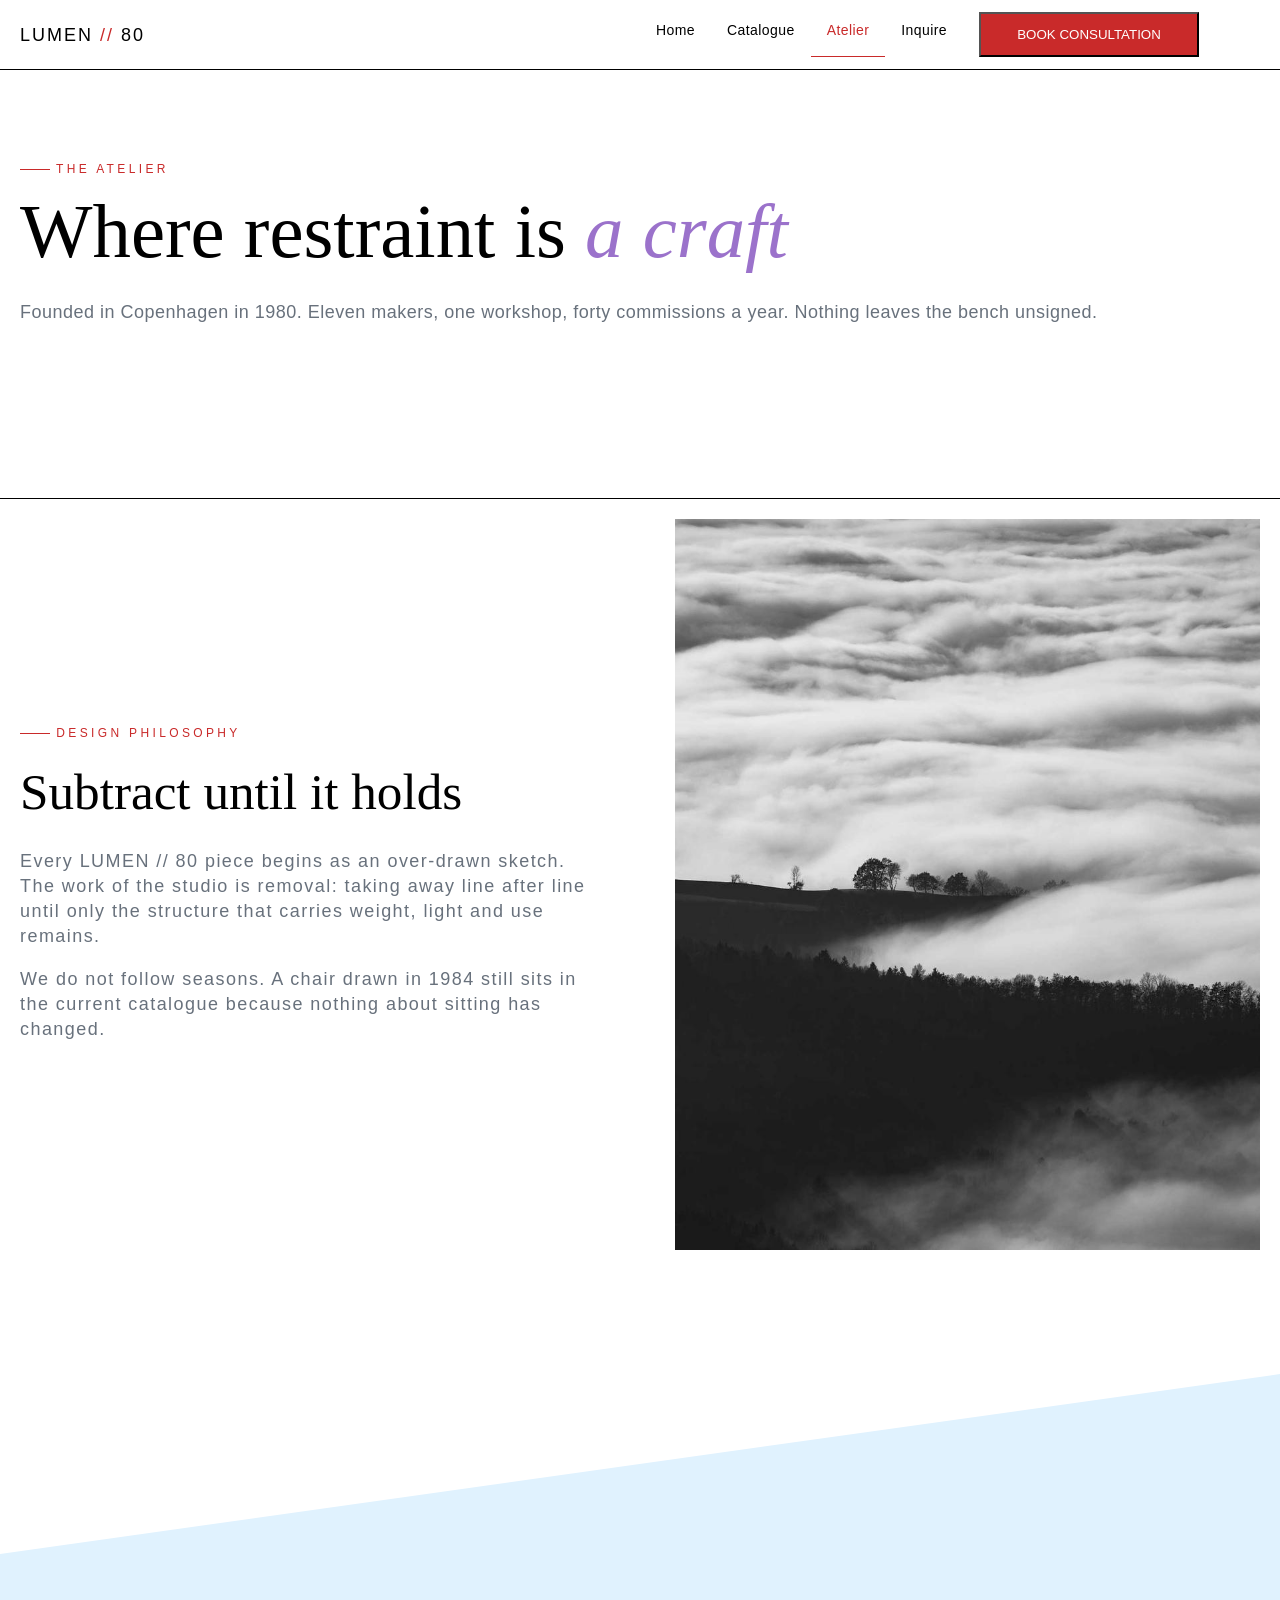
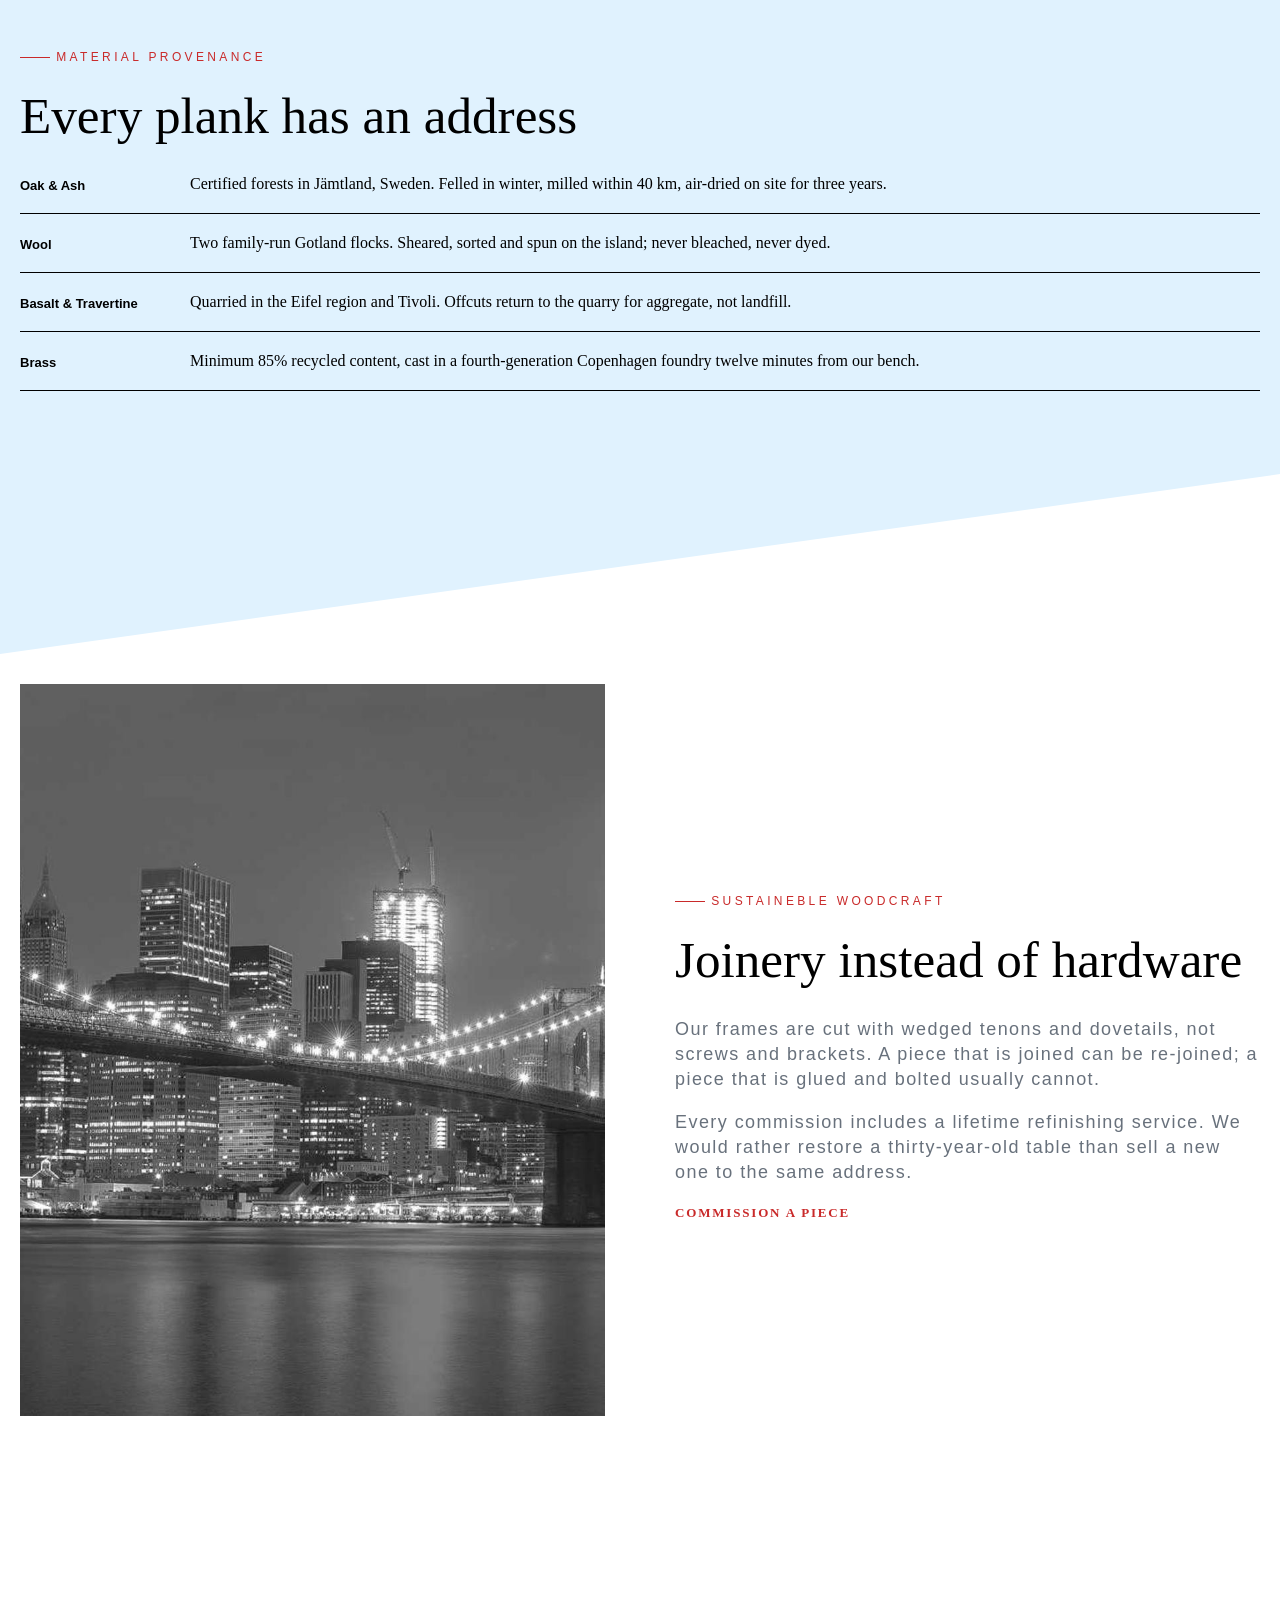
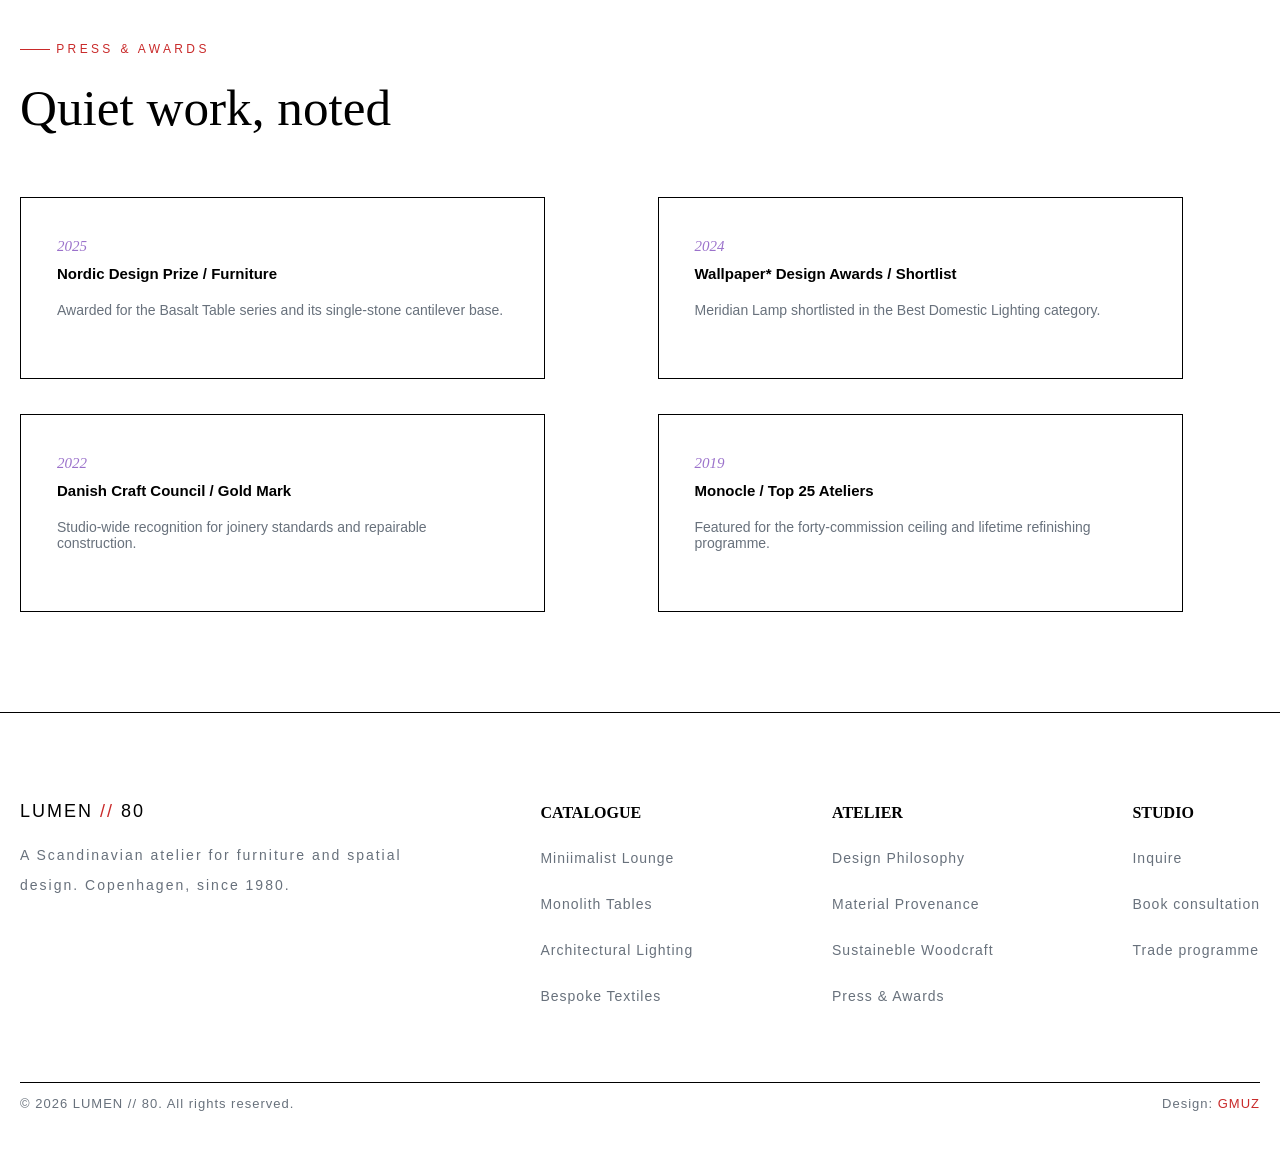
<file: index3.html>
<!DOCTYPE html>
<html lang="en">
<head>
    <meta charset="UTF-8">
    <meta name="viewport" content="width=device-width, initial-scale=1.0">
    <title>LUMEN//80</title>
    <link rel="stylesheet" href="style.css">
    <link rel="stylesheet" href="mediastyle.css">
    <script src="script.js"></script>
</head>
<body>
    <header>
        <div class="head">
            <div class="logo">LUMEN <span class="logo-red">//</span> 80</div>
            <div class="menu">
                <a href="index.html">Home</a>
                <a href="index2.html">Catalogue</a>
                <a id="active" href="index3.html">Atelier</a>
                <a href="index4.html">Inquire</a>
                <button id="btn">
                    BOOK CONSULTATION
                </button>
            </div>
             <div class="menu-icon">
                    <div class="menu-icon-line"></div>
                    <div class="menu-icon-line"></div>
                    <div class="menu-icon-line"></div>
                </a>
            </div>
        </div>
    </header>

    <section>
        <div class="section2">
            <div class="sec-box-inf">
                <p class="inf-head"><span id="chiziq">--------</span> THE ATELIER</p>
                <h1>
                    Where restraint is <span class="rang">a craft</span>
                </h1>
                <p class="information2">
                    Founded in Copenhagen in 1980. Eleven makers, one workshop, forty commissions a 
                    year. Nothing leaves the bench unsigned.
                </p>
            </div>
        </div>
    </section>

    <nav>
        <div class="box_3-1">
            <div class="box_3-container-img">
                <div class="box_3-inf">
                    <p id="design" class="inf-head"><span id="chiziq">--------</span> DESIGN PHILOSOPHY</p>
                    <h2 class="box_3-h2">
                        Subtract until it holds
                    </h2>
                    <p class="box_3-information">
                        Every LUMEN // 80 piece begins as an over-drawn sketch. The work of 
                        the studio is removal: taking away line after line until only the structure 
                        that carries weight, light and use remains.
                    </p>
                    <p class="box_3-information">
                        We do not follow seasons. A chair drawn in 1984 still sits in the current 
                        catalogue because nothing about sitting has changed.
                    </p>
                </div>
                <div class="box_3-img">
                    <img src="lumen-ph.jpg" alt="ph">
                </div>
            </div>
        </div>

        <div class="box_3-2">
            <div class="box_3-container">
                <div class="box_3-inf-deg">
                    <p id="material" class="inf-head"><span id="chiziq">--------</span> MATERIAL PROVENANCE</p>
                    <h2 class="box_3-h2">Every plank has an address</h2>
                </div>
                <div class="box_3-inf-ul">
                    <div class="ul">
                        <h5>Oak & Ash</h5>
                        <p>Certified forests in Jämtland, Sweden. Felled in winter, milled within 40 km, air-dried on site for three years.</p>
                    </div>
                    <div class="ul">
                        <h5>Wool</h5>
                        <p>Two family-run Gotland flocks. Sheared, sorted and spun on the island; never bleached, never dyed.</p>
                    </div>
                    <div class="ul">
                        <h5>Basalt & Travertine</h5>
                        <p>Quarried in the Eifel region and Tivoli. Offcuts return to the quarry for aggregate, not landfill.</p>
                    </div>
                    <div class="ul">
                        <h5>Brass</h5>
                        <p>Minimum 85% recycled content, cast in a fourth-generation Copenhagen foundry twelve minutes from our bench.</p>
                    </div>
                </div>
            </div>
        </div>

        <div class="box_3-3">
            <div class="box_3-container-img">
                <div class="box_3-img">
                    <img src="lumen-ph2.jpg" alt="ph2">
                </div>
                <div class="box_3-inf">
                    <p id="sustaineble" class="inf-head"><span id="chiziq">--------</span> SUSTAINEBLE WOODCRAFT</p>
                    <h2 class="box_3-h2">Joinery instead of hardware</h2>
                    <p class="box_3-information">Our frames are cut with wedged tenons and dovetails, not screws 
                        and brackets. A piece that is joined can be re-joined; a piece that is 
                        glued and bolted usually cannot.
                    </p>
                    <p class="box_3-information">
                        Every commission includes a lifetime refinishing service. We would 
                        rather restore a thirty-year-old table than sell a new one to the same 
                        address.
                    </p>
                    <a href="index4.html">COMMISSION A PIECE</a>
                </div>
            </div>
        </div>

        <div class="box_3-4">
            <div class="box_3-4-container">
                <div class="box_3-inf3">
                    <p id="press" class="inf-head"><span id="chiziq">--------</span> PRESS & AWARDS</p>
                    <h2 class="box_3-h2">Quiet work, noted</h2>
                </div>
                <div class="box_3-table">
                    <div class="box_3-tab">
                        <p class="year">2025</p>
                        <h3>Nordic Design Prize / Furniture</h3>
                        <p class="tab-inf">Awarded for the Basalt Table series and its single-stone cantilever base.</p>
                    </div>
                    <div class="box_3-tab">
                        <p class="year">2024</p>
                        <h3>Wallpaper* Design Awards / Shortlist</h3>
                        <p class="tab-inf">Meridian Lamp shortlisted in the Best Domestic Lighting category.</p>
                    </div>

                    <div class="box_3-tab">
                        <p class="year">2022</p>
                        <h3>Danish Craft Council / Gold Mark</h3>
                        <p class="tab-inf">Studio-wide recognition for joinery standards and repairable construction.</p>
                    </div>
                    <div class="box_3-tab">
                        <p class="year">2019</p>
                        <h3>Monocle / Top 25 Ateliers</h3>
                        <p class="tab-inf">Featured for the forty-commission ceiling and lifetime refinishing programme.</p>
                    </div>
                </div>
            </div>
        </div>
    </nav>

    <footer>
        <div class="footer-container">
            <div class="table">
                <div class="table1">
                    <h4 class="logo">LUMEN <span class="logo-red">//</span> 80</h4>
                    <p id="logo-inf">
                        A Scandinavian atelier for furniture and spatial 
                        <br>design. Copenhagen, since 1980.
                    </p>
                </div>
                <div class="table2">
                    <h4>CATALOGUE</h4>
                    <p><a href="index2.html#lounge">Miniimalist Lounge</a></p>
                    <p><a href="index2.html#tables">Monolith Tables</a></p>
                    <p><a href="index2.html#lighting">Architectural Lighting</a></p>
                    <p><a href="index2.html#textiles">Bespoke Textiles</a></p>
                </div>
                <div class="table3">
                    <h4>ATELIER</h4>
                    <p><a href="index3.html#design">Design Philosophy</a></p>
                    <p><a href="index3.html#material">Material Provenance</a></p>
                    <p><a href="index3.html#sustaineble">Sustaineble Woodcraft</a></p>
                    <p><a href="index3.html#press">Press & Awards</a></p>
                </div>
                <div class="table4">
                    <h4>STUDIO</h4>
                    <p><a href="index4.html">Inquire</a></p>
                    <p><a href="index4.html">Book consultation</a></p>
                    <p><a href="index4.html">Trade programme</a></p>
                </div>
            </div>

            <div class="design">
                <div>
                    <p>
                        © 2026 LUMEN // 80. All rights reserved.
                    </p>
                </div>
                <div>
                    <p class="avtor">Design: <span id="avtor-red">GMUZ</span></p>
                </div>
            </div>
        </div>
    </footer>
</body>
</html>
</file>
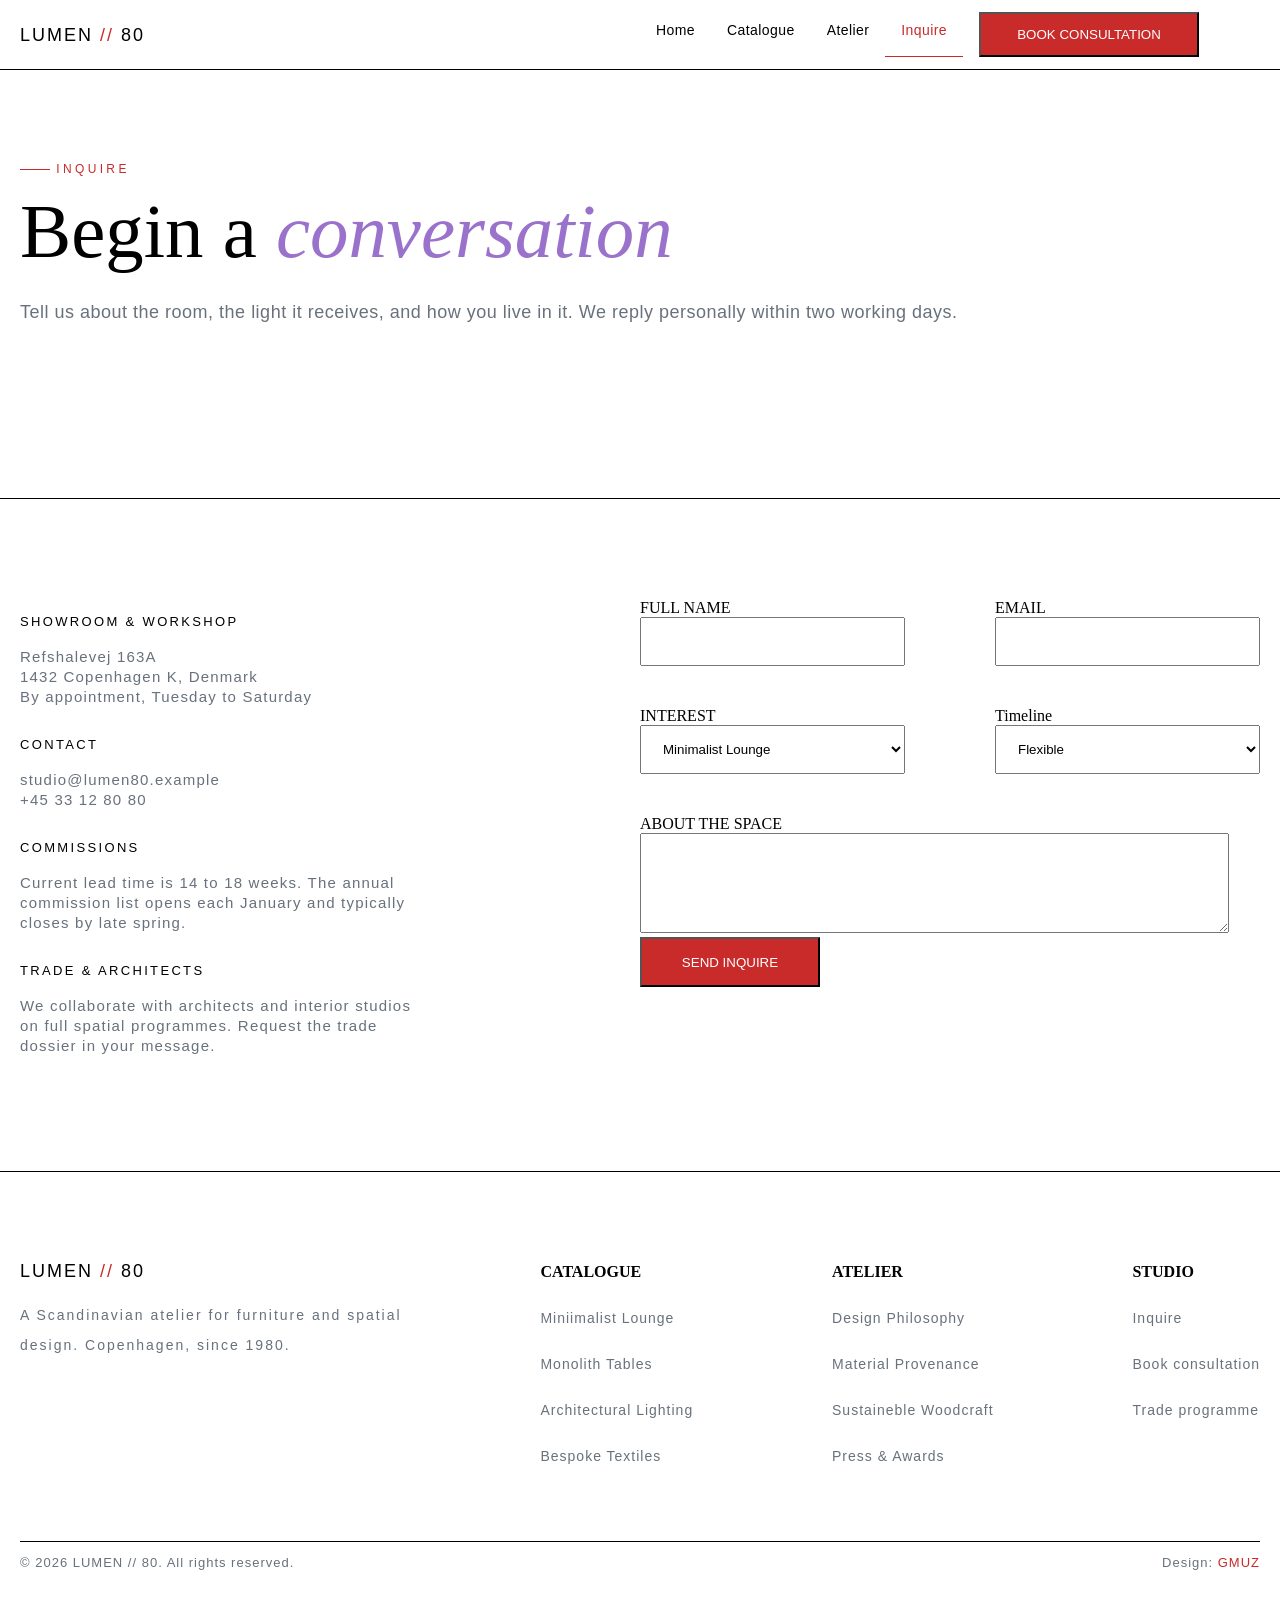
<file: index4.html>
<!DOCTYPE html>
<html lang="en">
<head>
    <meta charset="UTF-8">
    <meta name="viewport" content="width=device-width, initial-scale=1.0">
    <title>LUMEN//80</title>
    <link rel="stylesheet" href="style.css">
    <link rel="stylesheet" href="mediastyle.css">
    <script src="script.js"></script>
</head>
<body>
    <header>
        <div class="head">
            <div class="logo">LUMEN <span class="logo-red">//</span> 80</div>
            <div class="menu">
                <a href="index.html">Home</a>
                <a href="index2.html">Catalogue</a>
                <a href="index3.html">Atelier</a>
                <a id="active" href="index4.html">Inquire</a>
                <button id="btn">
                    BOOK CONSULTATION
                </button>
            </div>
             <div class="menu-icon">
                    <div class="menu-icon-line"></div>
                    <div class="menu-icon-line"></div>
                    <div class="menu-icon-line"></div>
                </a>
            </div>
        </div>
    </header>
    <section>
        <div class="section2">
            <div class="sec-box-inf">
                <p class="inf-head"><span id="chiziq">--------</span> INQUIRE</p>
                <h1>Begin a <span class="rang">conversation</span></h1>
                <p class="information2">
                    Tell us about the room, the light it receives, and how you live in it. We reply personally 
                    within two working days.
                </p>
            </div>
        </div>
    </section>

    <nav>
        <div class="box_4">
            <div class="box_4-container">
                <div class="box_4-inf">
                    <div class="inf_server">
                        <h3>
                            SHOWROOM & WORKSHOP
                        </h3>
                        <p>
                            Refshalevej 163A
                            <br>1432 Copenhagen K, Denmark
                            <br>By appointment, Tuesday to Saturday
                        </p>
                    </div>
                    <div class="inf_server">
                        <h3>
                            CONTACT
                        </h3>
                        <p>
                            studio@lumen80.example
                            <br>+45 33 12 80 80
                        </p>
                    </div>
                    <div class="inf_server">
                        <h3>
                            COMMISSIONS
                        </h3>
                        <p>
                            Current lead time is 14 to 18 weeks. The annual 
                            <br>commission list opens each January and typically 
                            <br>closes by late spring.
                        </p>
                    </div>
                    <div class="inf_server">
                        <h3>
                            TRADE & ARCHITECTS
                        </h3>
                        <p>
                            We collaborate with architects and interior studios 
                            <br>on full spatial programmes. Request the trade 
                            <br>dossier in your message.
                        </p>
                    </div>
                </div>
                <div class="box_4-sms">
                    <div class="sms_server1">
                        <div class="name">
                            <div><label for="f-name">FULL NAME</label></div>
                            <div><input type="text" name="name" required autocomplete="name" id="name"></div>
                        </div>
                        <div class="email">
                            <div><label for="f-email">EMAIL</label></div>
                            <div><input type="email" id="f-email" name="email" required autocomplete="email"></div>
                        </div>
                    </div>
                    <div class="sms_server2">
                        <div class="interest">
                            <div><label for="f-interest">INTEREST</label></div>
                            <div>
                                <select id="f-interest" name="interest">
                                <option>Minimalist Lounge</option>
                                <option>Monolith Tables</option>
                                <option>Architectural Lighting</option>
                                <option>Bespoke Textiles</option>
                                <option>Full spatial programme</option>
                            </select>
                            </div>
                        </div>
                        <div class="timeline">
                            <div><label for="f-timeline">Timeline</label></div>
                            <div>
                                <select id="f-timeline" name="timeline">
                                    <option>Flexible</option>
                                    <option>Within 3 months</option>
                                    <option>Within 6 months</option>
                                    <option>This year</option>
                                </select>
                            </div>
                        </div>
                    </div>
                    <div class="sms_server3">
                        <div>
                            <label for="f-message">ABOUT THE SPACE</label>
                        </div>
                         <div>
                            <textarea id="f-message" name="message" placeholder="Room dimensions,
                            orientation, existing materials, and anything the piece must live alongside."
                            required="">
                            </textarea>
                         </div>
                    </div>
                    <div class="sms_server4">
                        <button id="alert">
                            SEND INQUIRE
                        </button>
                        <p id="alert-message">
                            <!-- Thank you. Your inquiry has been received and the studio will reply within two working days. -->
                             <!-- BUGUNGI DARSIMIZDA HTML MAVZUSI HTMLGA KIRISH VA WEB DEV MALUMOTLAR BERADIGAN BOLAMIZADA. .... -->
                        </p>
                    </div>
                </div>
            </div>
        </div>
    </nav>

     <footer>
        <div class="footer-container">
            <div class="table">
                <div class="table1">
                    <h4 class="logo">LUMEN <span class="logo-red">//</span> 80</h4>
                    <p id="logo-inf">
                        A Scandinavian atelier for furniture and spatial 
                        <br>design. Copenhagen, since 1980.
                    </p>
                </div>
                <div class="table2">
                    <h4>CATALOGUE</h4>
                    <p><a href="index2.html#lounge">Miniimalist Lounge</a></p>
                    <p><a href="index2.html#tables">Monolith Tables</a></p>
                    <p><a href="index2.html#lighting">Architectural Lighting</a></p>
                    <p><a href="index2.html#textiles">Bespoke Textiles</a></p>
                </div>
                <div class="table3">
                    <h4>ATELIER</h4>
                    <p><a href="index3.html#design">Design Philosophy</a></p>
                    <p><a href="index3.html#material">Material Provenance</a></p>
                    <p><a href="index3.html#sustaineble">Sustaineble Woodcraft</a></p>
                    <p><a href="index3.html#press">Press & Awards</a></p>
                </div>
                <div class="table4">
                    <h4>STUDIO</h4>
                    <p><a href="index4.html">Inquire</a></p>
                    <p><a href="index4.html">Book consultation</a></p>
                    <p><a href="index4.html">Trade programme</a></p>
                </div>
            </div>

            <div class="design">
                <div>
                    <p>
                        © 2026 LUMEN // 80. All rights reserved.
                    </p>
                </div>
                <div>
                    <p class="avtor">Design: <span id="avtor-red">GMUZ</span></p>
                </div>
            </div>
        </div>
    </footer>
</body>
</html>
</file>
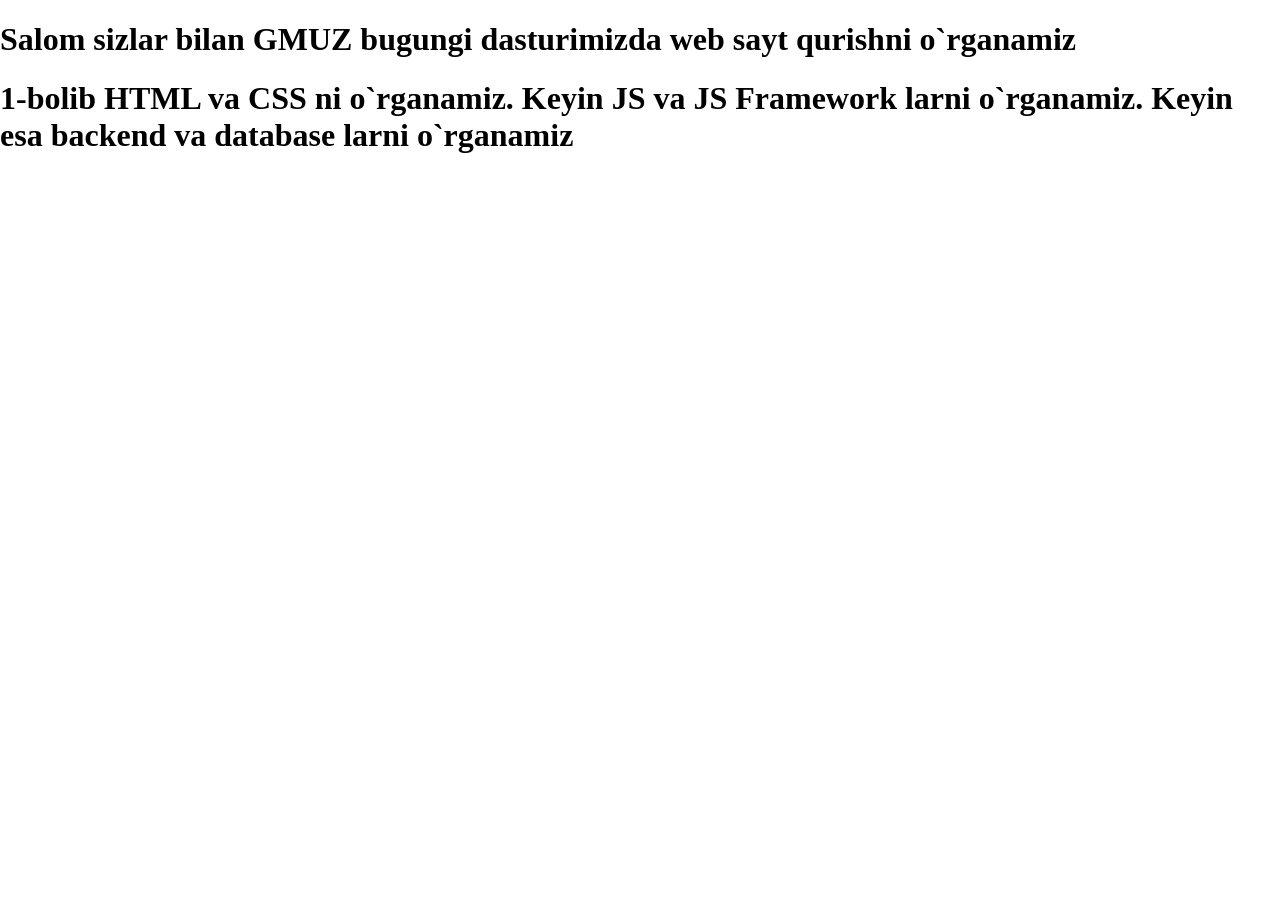
<file: menu.html>
<!DOCTYPE html>
<html lang="en">
<head>
    <meta charset="UTF-8">
    <meta name="viewport" content="width=device-width, initial-scale=1.0">
    <title>LUMEN // 80</title>
    <link rel="stylesheet" href="style.css">
    <link rel="stylesheet" href="mediastyle.css">
    <script src="script.js"></script>
</head>
<body>
    <div class="asosiyekran">
        <h1>Salom sizlar bilan GMUZ bugungi dasturimizda web sayt qurishni o`rganamiz</h1>
    </div>
    <div class="keyingiekran">
        <h1>1-bolib HTML va CSS ni o`rganamiz. Keyin JS va JS Framework larni o`rganamiz. Keyin esa backend va database larni o`rganamiz</h1>
    </div>
</body>
</html>
</file>
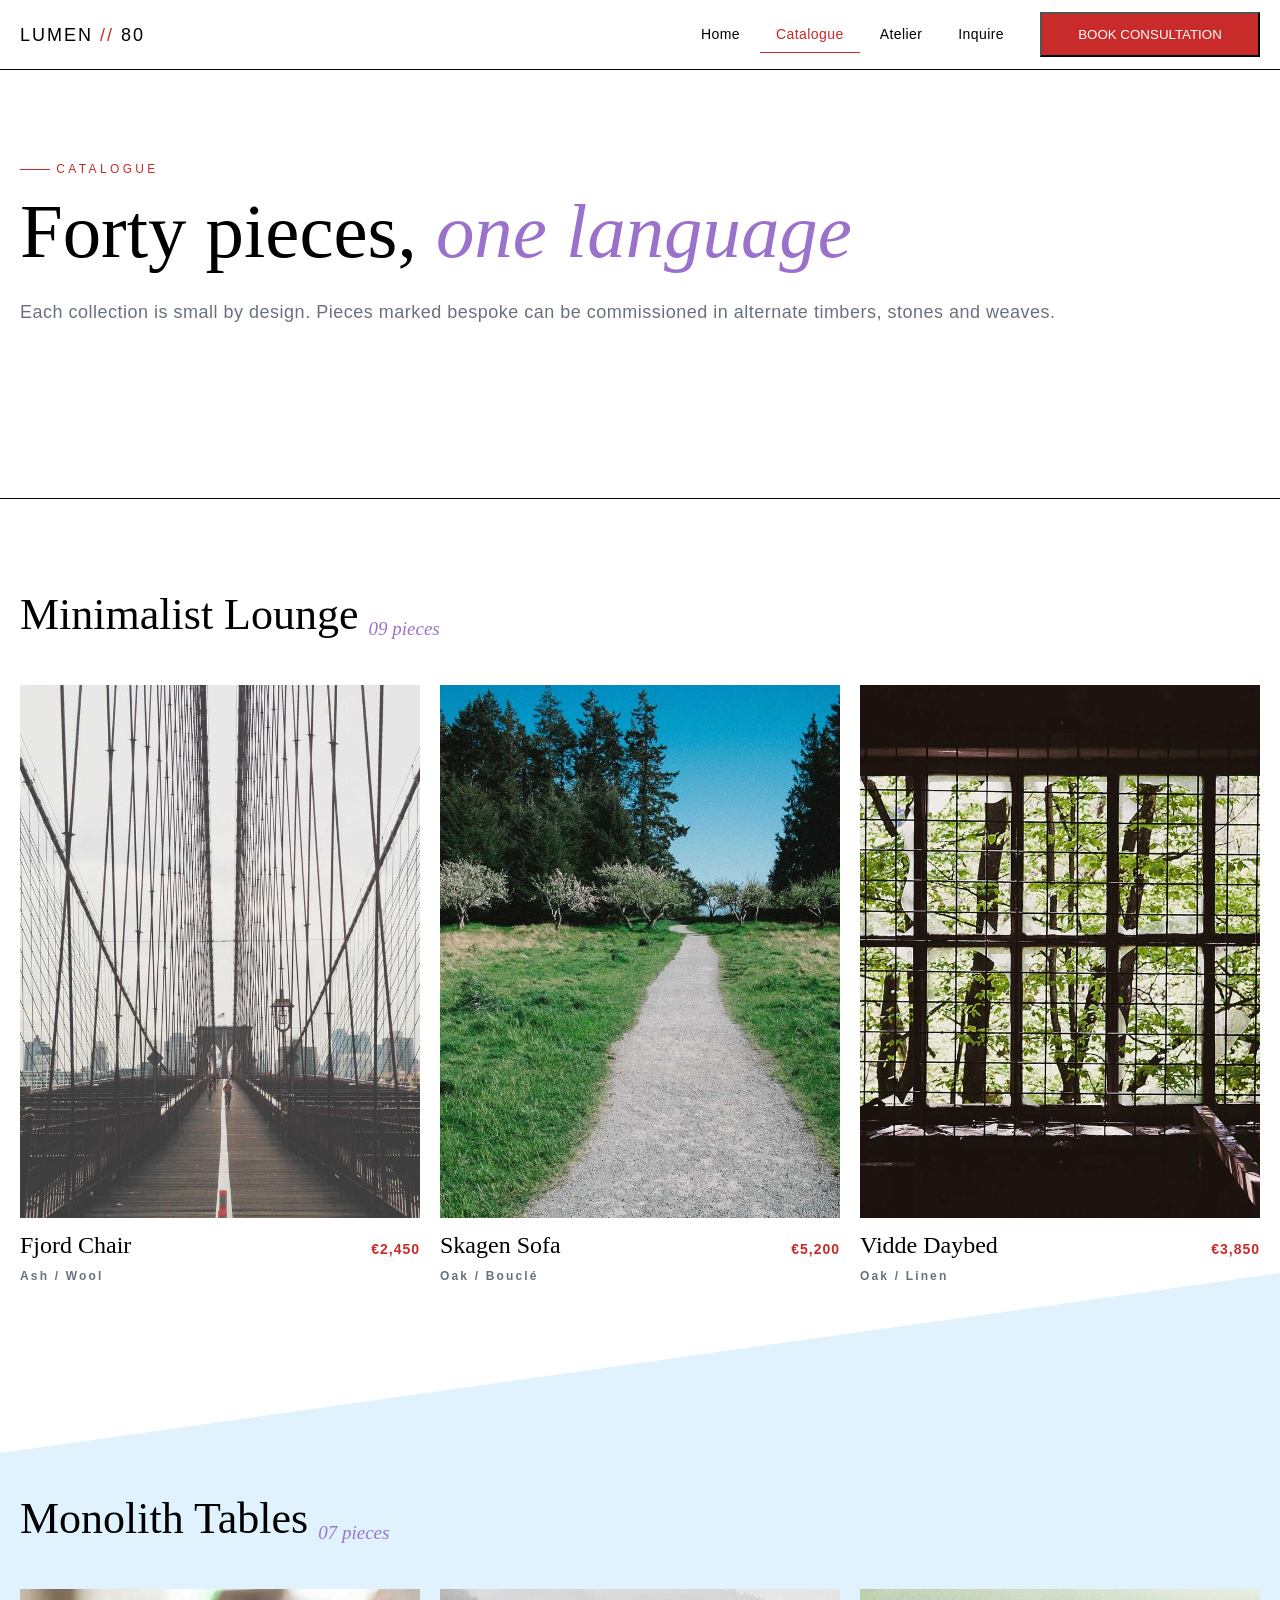
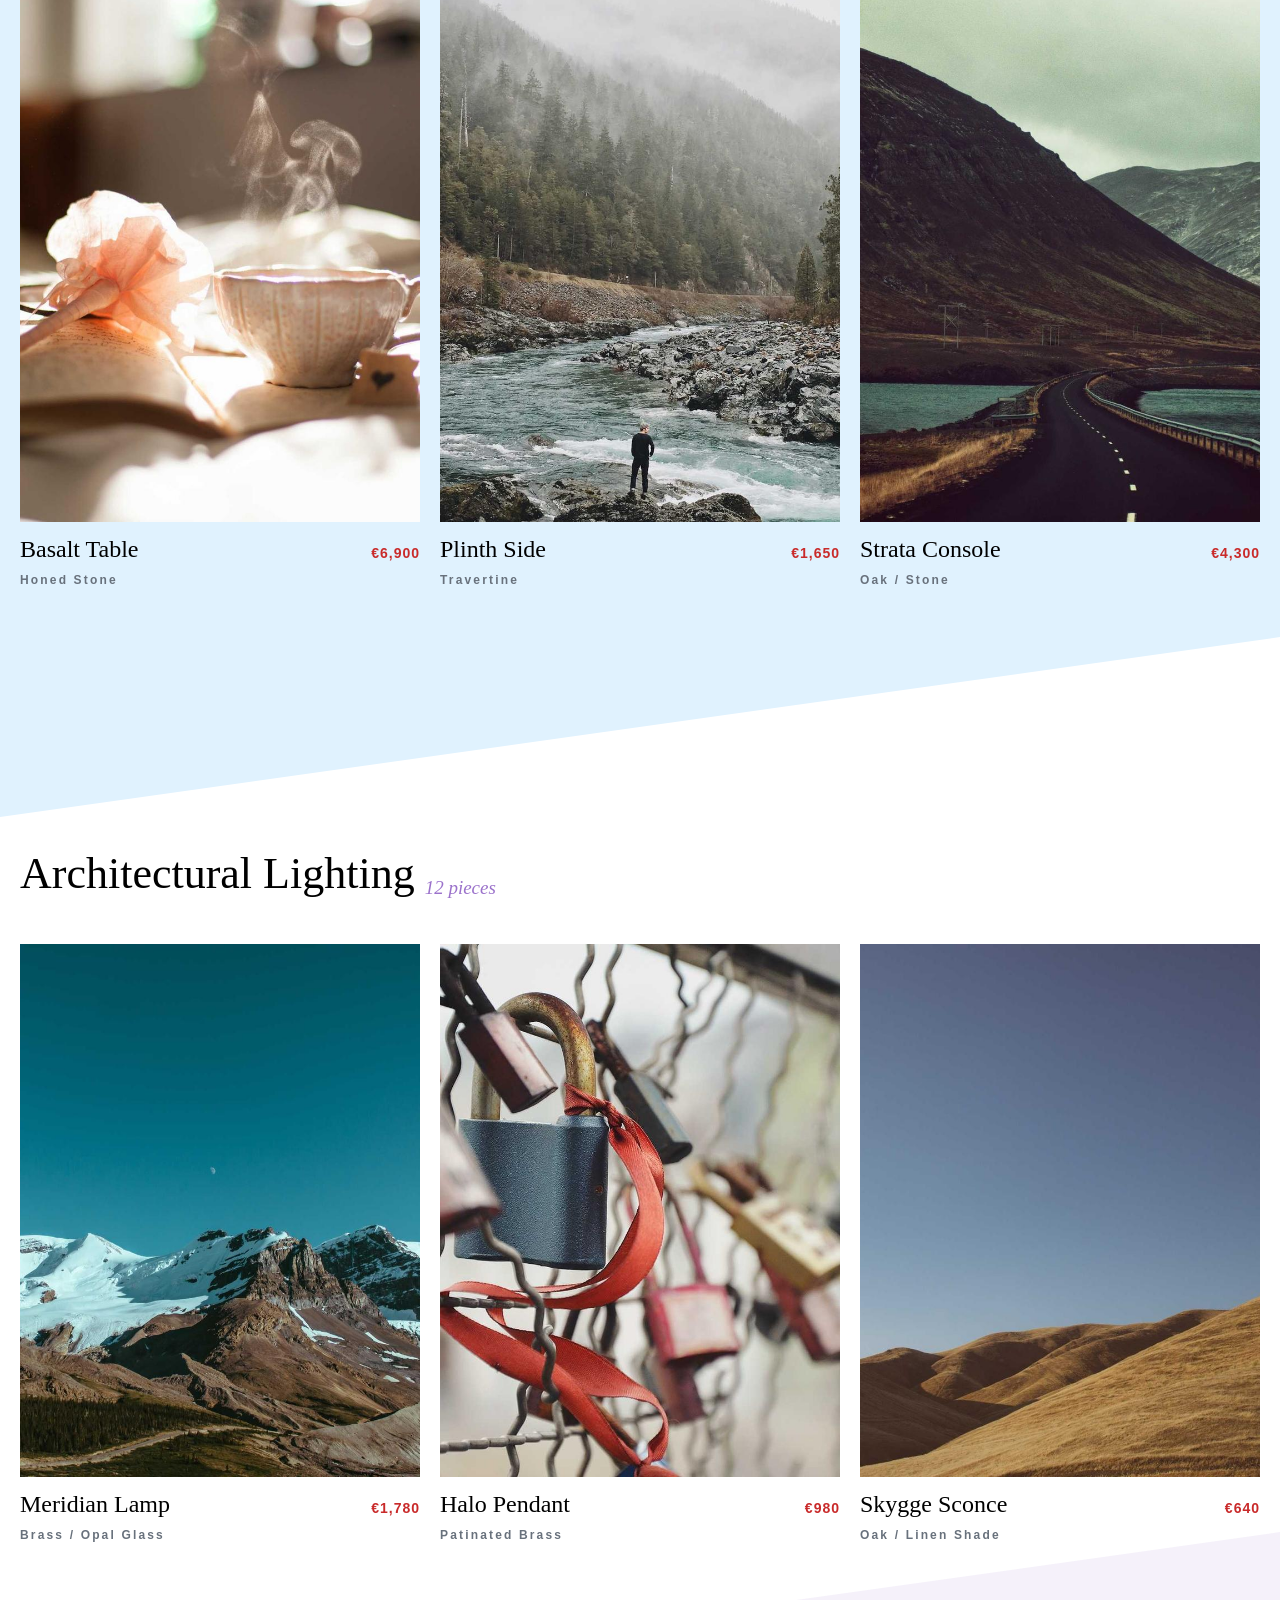
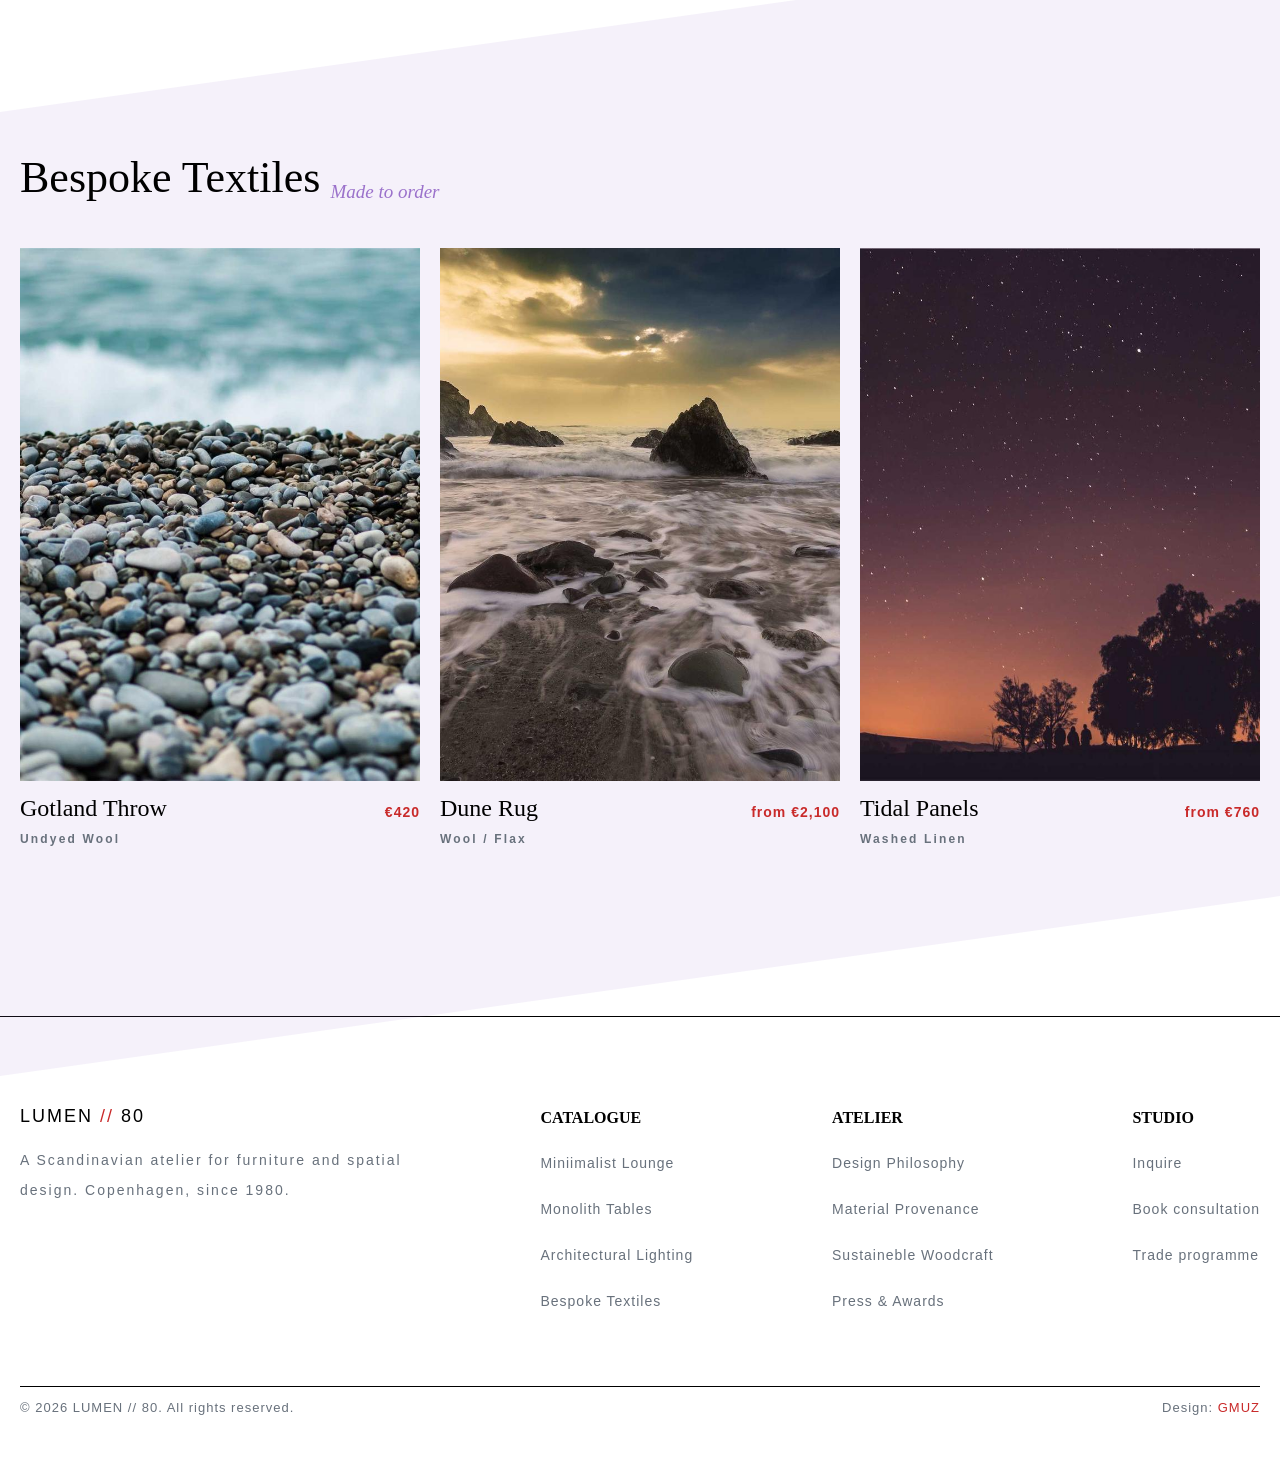
<file: NOOB-WEB-V3.O/index2.html>
<!DOCTYPE html>
<html lang="en">
<head>
    <meta charset="UTF-8">
    <meta name="viewport" content="width=device-width, initial-scale=1.0">
    <title>LUMEN//80</title>
    <link rel="stylesheet" href="style.css">
    <link rel="stylesheet" href="mediastyle.css">
    <script src="script.js"></script>
</head>
<body>
    <header>
        <div class="head">
            <div class="logo">LUMEN <span class="logo-red">//</span> 80</div>
            <div class="menu">
                <a href="index.html">Home</a>
                <a id="active" href="index2.html">Catalogue</a>
                <a href="index3.html">Atelier</a>
                <a href="index4.html">Inquire</a>
                <button>
                    BOOK CONSULTATION
                </button>
            </div>
             <div class="menu-icon">
                    <div class="menu-icon-line"></div>
                    <div class="menu-icon-line"></div>
                    <div class="menu-icon-line"></div>
                </a>
            </div>
        </div>
    </header>

    <section>
        <div class="section2">
            <div class="sec-box-inf">
                <p class="inf-head"><span id="chiziq">--------</span> CATALOGUE</p>
                <h1>
                    Forty pieces, <span class="rang">one language</span>
                </h1>
                <p class="information2">
                    Each collection is small by design. Pieces marked bespoke can be commissioned in 
                    alternate timbers, stones and weaves.
                </p>
            </div>
        </div>
    </section>

    <nav>
        <div class="box_2-1">
            <div class="box_2-container">
                <div class="box_2-inf">
                    <h2 id="lounge" class="box_2-h2">Minimalist Lounge</h2>
                    <p class="idkod">09 pieces</p>
                </div>
                <div class="box_2-container-img">
                    <div class="box_2-img">
                        <img src="lumen-l1.jpg" alt="l1">
                        <h4>Fjord Chair</h4>
                        <p class="sum">€2,450</p>
                        <p class="img-inf">Ash / Wool</p>
                    </div>
                    <div class="box_2-img">
                        <img src="lumen-l2.jpg" alt="l2">
                        <h4>Skagen Sofa</h4>
                        <p class="sum">€5,200</p>
                        <p class="img-inf">Oak / Bouclé</p>
                    </div>
                    <div class="box_2-img">
                        <img src="lumen-l3.jpg" alt="l3">
                        <h4>Vidde Daybed</h4>
                        <p class="sum">€3,850</p>
                        <p class="img-inf">Oak / Linen</p>
                    </div>
                </div>
            </div>
        </div>

        <div class="box_2-2">
            <div class="box_2-container-deg">
                <div class="box_2-inf">
                    <h2 id="tables" class="box_2-h2">Monolith Tables</h2>
                    <p class="idkod">07 pieces</p>
                </div>
                <div class="box_2-container-img">
                    <div class="box_2-img">
                        <img src="lumen-t1.jpg" alt="t1">
                        <h4>Basalt Table</h4>
                        <p class="sum">€6,900</p>
                        <p class="img-inf">Honed Stone</p>
                    </div>
                    <div class="box_2-img">
                        <img src="lumen-t2.jpg" alt="t2">
                        <h4>Plinth Side</h4>
                        <p class="sum">€1,650</p>
                        <p class="img-inf">Travertine</p>
                    </div>
                    <div class="box_2-img">
                        <img src="lumen-t3.jpg" alt="t3">
                        <h4>Strata Console</h4>
                        <p class="sum">€4,300</p>
                        <p class="img-inf">Oak / Stone</p>
                    </div>
                </div>
            </div>
        </div>

        <div class="box_2-3">
            <div class="box_2-container">
                <div class="box_2-inf">
                    <h2 id="lighting" class="box_2-h2">Architectural Lighting</h2>
                    <p class="idkod">12 pieces</p>
                </div>
                <div class="box_2-container-img">
                    <div class="box_2-img">
                        <img src="lumen-g1.jpg" alt="g1">
                        <h4>Meridian Lamp</h4>
                        <p class="sum">€1,780</p>
                        <p class="img-inf">Brass / Opal Glass</p>
                    </div>
                    <div class="box_2-img">
                        <img src="lumen-g2.jpg" alt="g2">
                        <h4>Halo Pendant</h4>
                        <p class="sum">€980</p>
                        <p class="img-inf">Patinated Brass</p>
                    </div>
                    <div class="box_2-img">
                        <img src="lumen-g3.jpg" alt="g3">
                        <h4>Skygge Sconce</h4>
                        <p class="sum">€640</p>
                        <p class="img-inf">Oak / Linen Shade</p>
                    </div>
                </div>
            </div>
        </div>

        <div class="box_2-4">
            <div class="box_2-container-deg">
                <div class="box_2-inf">
                    <h2 id="textiles" class="box_2-h2">Bespoke Textiles</h2>
                    <p class="idkod">Made to order</p>
                </div>
                <div class="box_2-container-img">
                    <div class="box_2-img">
                        <img src="lumen-x1.jpg" alt="x1">
                        <h4>Gotland Throw</h4>
                        <p class="sum">€420</p>
                        <p class="img-inf">Undyed Wool</p>
                    </div>
                    <div class="box_2-img">
                        <img src="lumen-x2.jpg" alt="x2">
                        <h4>Dune Rug</h4>
                        <p class="sum">from €2,100</p>
                        <p class="img-inf">Wool / Flax</p>
                    </div>
                    <div class="box_2-img">
                        <img src="lumen-x3.jpg" alt="">
                        <h4>Tidal Panels</h4>
                        <p class="sum">from €760</p>
                        <p class="img-inf">Washed Linen</p>
                    </div>
                </div>
            </div>
        </div>
    </nav>

    <footer>
        <div class="footer-container">
            <div class="table">
                <div class="table1">
                    <h4 class="logo">LUMEN <span class="logo-red">//</span> 80</h4>
                    <p id="logo-inf">
                        A Scandinavian atelier for furniture and spatial 
                        <br>design. Copenhagen, since 1980.
                    </p>
                </div>
                <div class="table2">
                    <h4>CATALOGUE</h4>
                    <p><a href="index2.html#lounge">Miniimalist Lounge</a></p>
                    <p><a href="index2.html#tables">Monolith Tables</a></p>
                    <p><a href="index2.html#lighting">Architectural Lighting</a></p>
                    <p><a href="index2.html#textiles">Bespoke Textiles</a></p>
                </div>
                <div class="table3">
                    <h4>ATELIER</h4>
                    <p><a href="index3.html#design">Design Philosophy</a></p>
                    <p><a href="index3.html#material">Material Provenance</a></p>
                    <p><a href="index3.html#sustaineble">Sustaineble Woodcraft</a></p>
                    <p><a href="index3.html#press">Press & Awards</a></p>
                </div>
                <div class="table4">
                    <h4>STUDIO</h4>
                    <p><a href="index4.html">Inquire</a></p>
                    <p><a href="index4.html">Book consultation</a></p>
                    <p><a href="index4.html">Trade programme</a></p>
                </div>
            </div>

            <div class="design">
                <div>
                    <p>
                        © 2026 LUMEN // 80. All rights reserved.
                    </p>
                </div>
                <div>
                    <p class="avtor">Design: <span id="avtor-red">GMUZ</span></p>
                </div>
            </div>
        </div>
    </footer>
</body>
</html>
</file>
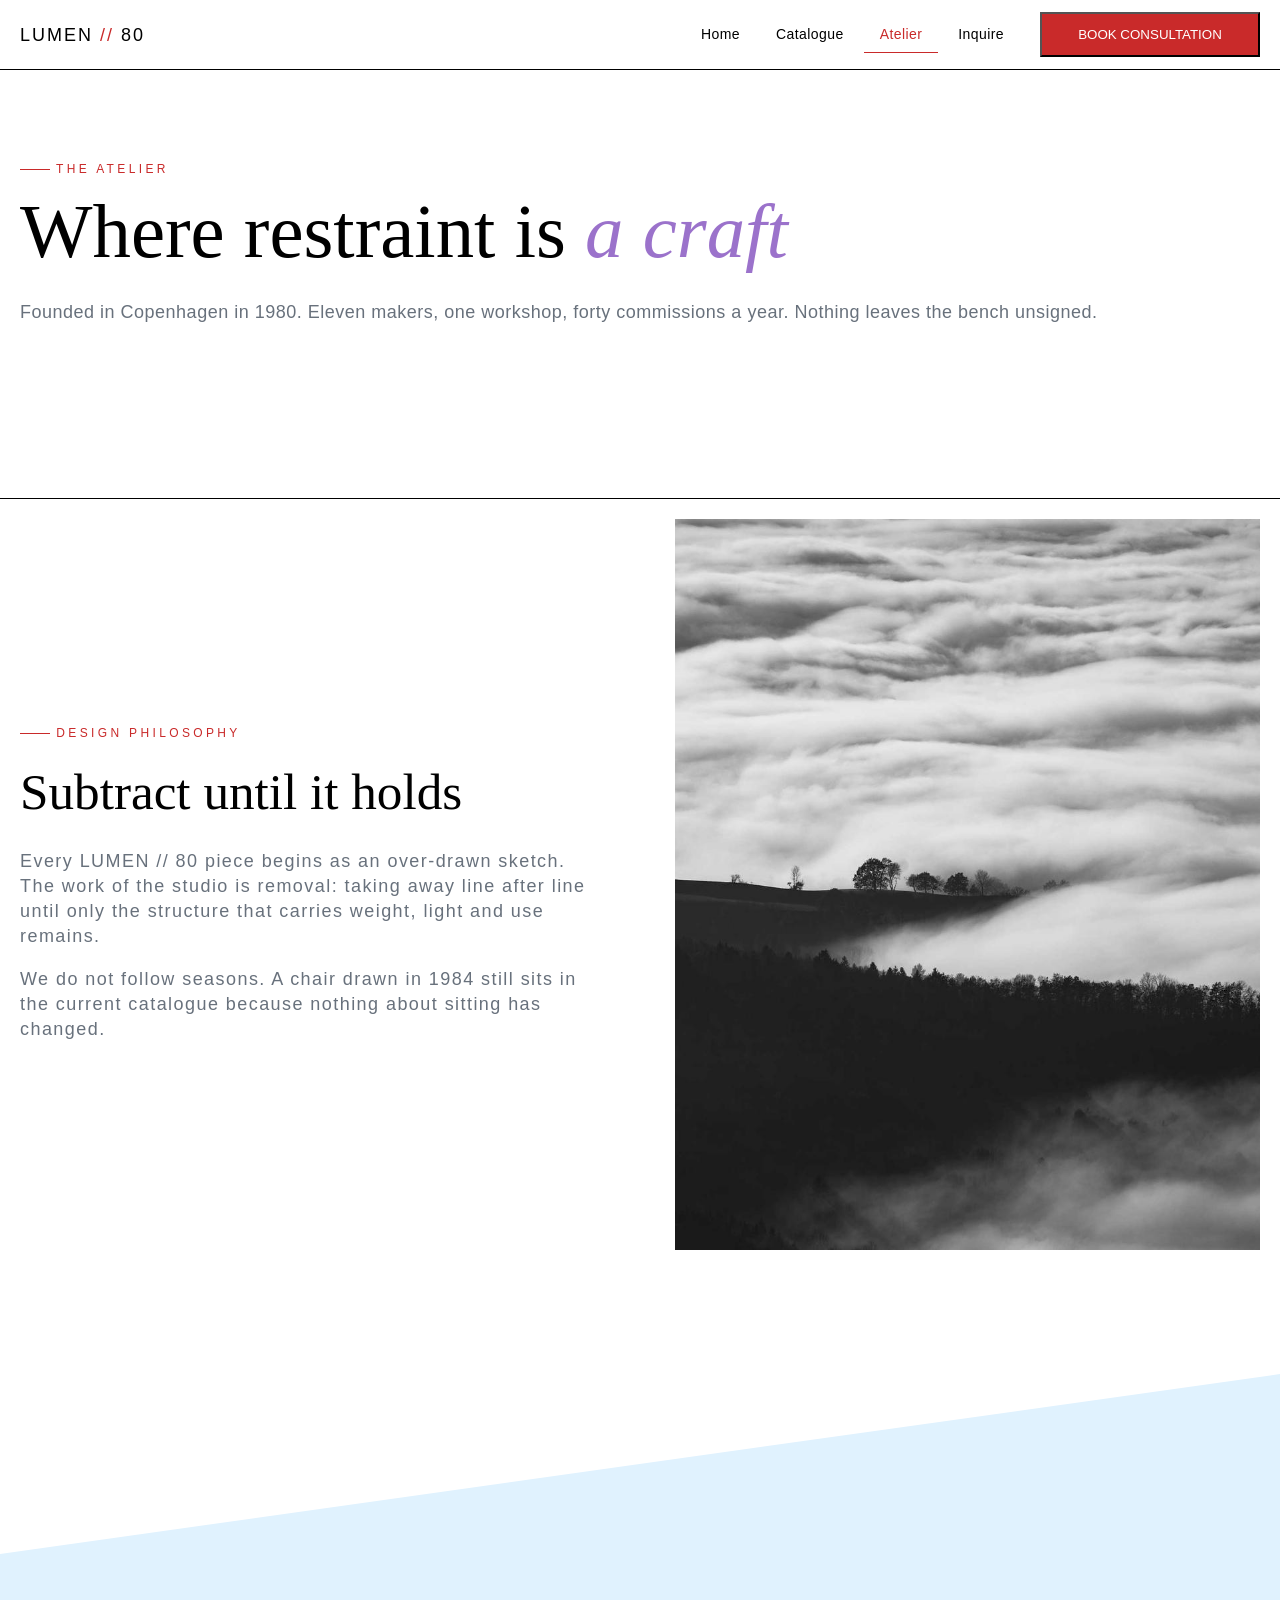
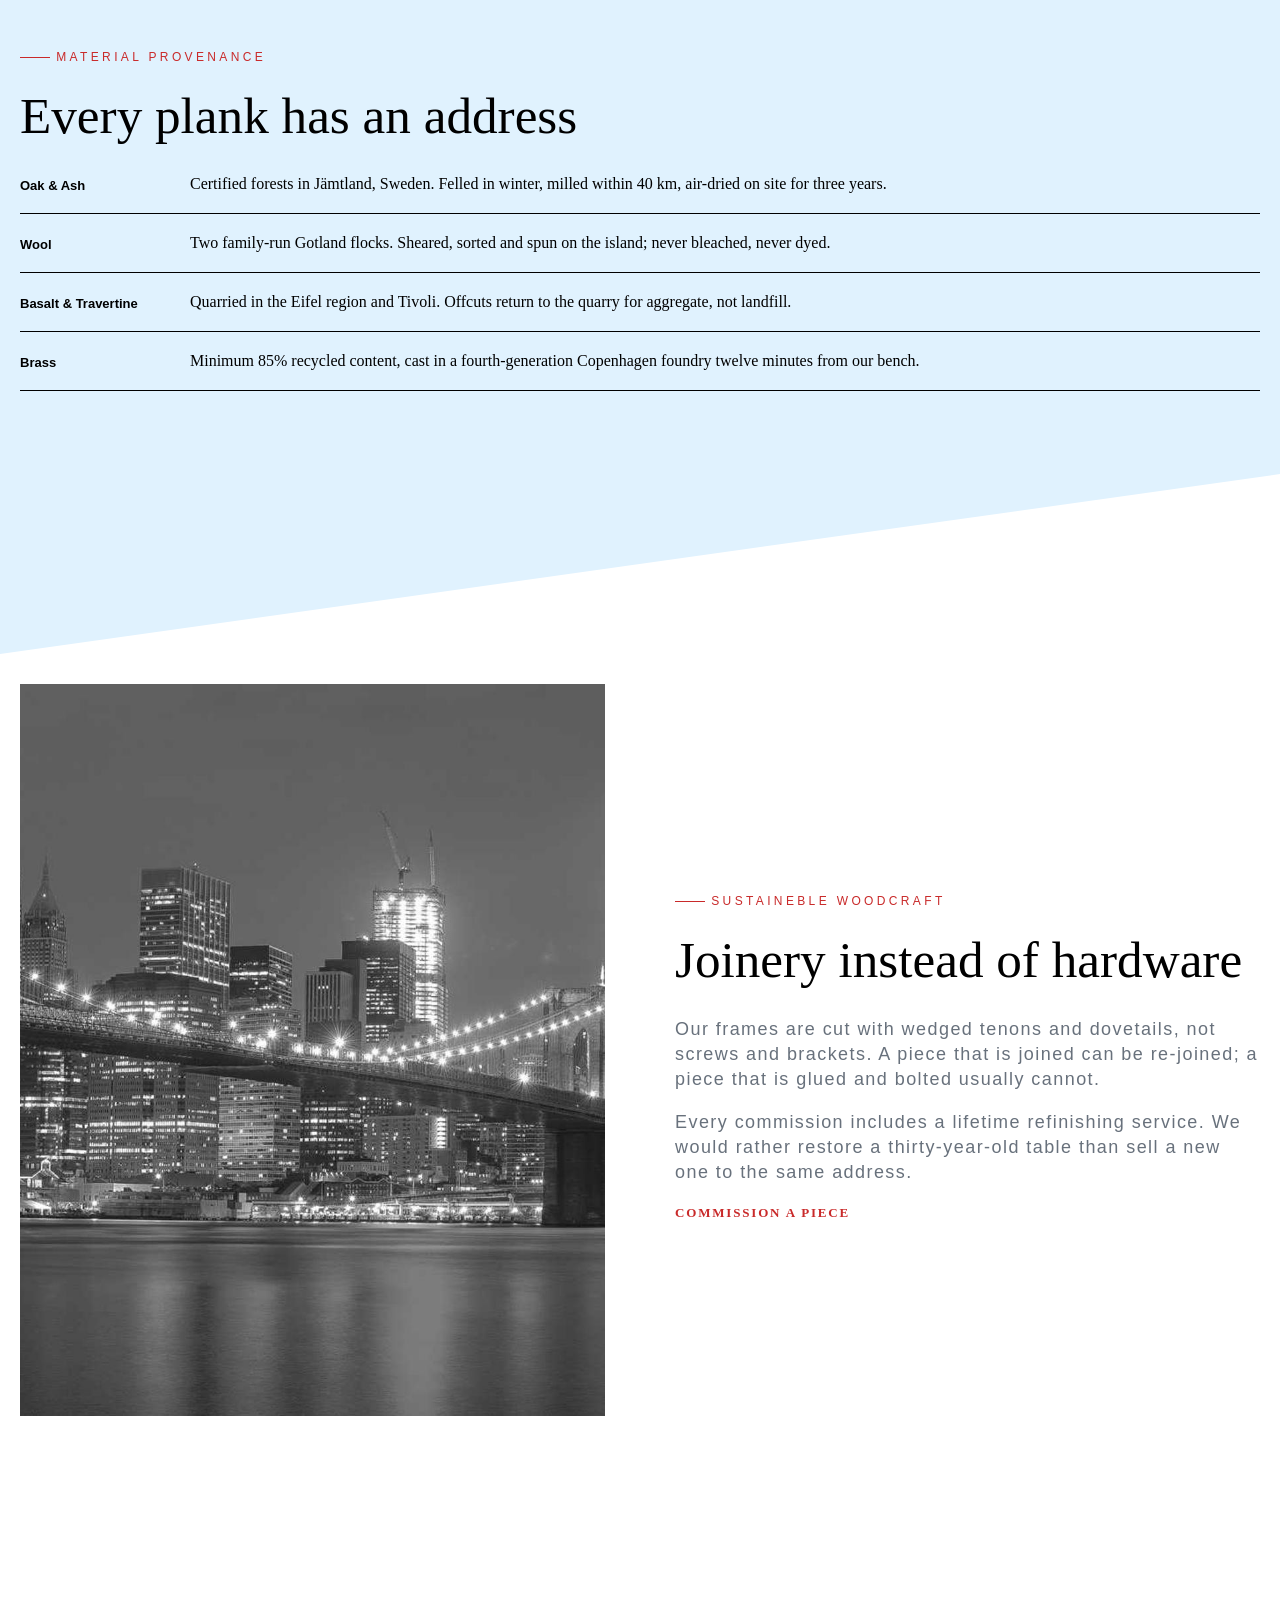
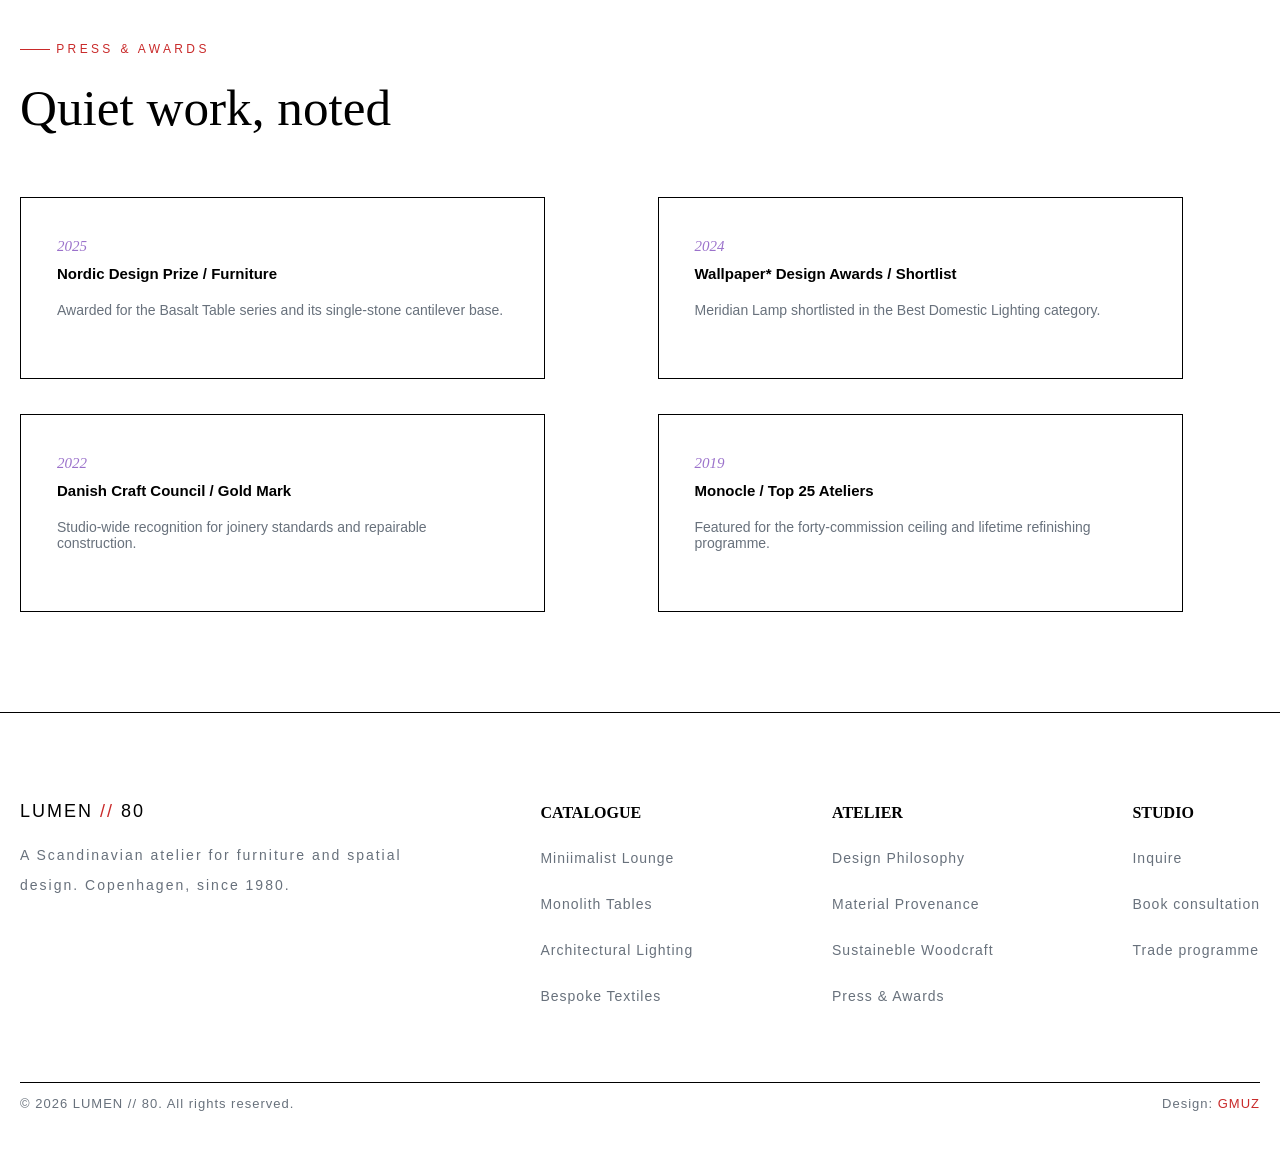
<file: NOOB-WEB-V3.O/index3.html>
<!DOCTYPE html>
<html lang="en">
<head>
    <meta charset="UTF-8">
    <meta name="viewport" content="width=device-width, initial-scale=1.0">
    <title>LUMEN//80</title>
    <link rel="stylesheet" href="style.css">
    <link rel="stylesheet" href="mediastyle.css">
    <script src="script.js"></script>
</head>
<body>
    <header>
        <div class="head">
            <div class="logo">LUMEN <span class="logo-red">//</span> 80</div>
            <div class="menu">
                <a href="index.html">Home</a>
                <a href="index2.html">Catalogue</a>
                <a id="active" href="index3.html">Atelier</a>
                <a href="index4.html">Inquire</a>
                <button>
                    BOOK CONSULTATION
                </button>
            </div>
             <div class="menu-icon">
                    <div class="menu-icon-line"></div>
                    <div class="menu-icon-line"></div>
                    <div class="menu-icon-line"></div>
                </a>
            </div>
        </div>
    </header>

    <section>
        <div class="section2">
            <div class="sec-box-inf">
                <p class="inf-head"><span id="chiziq">--------</span> THE ATELIER</p>
                <h1>
                    Where restraint is <span class="rang">a craft</span>
                </h1>
                <p class="information2">
                    Founded in Copenhagen in 1980. Eleven makers, one workshop, forty commissions a 
                    year. Nothing leaves the bench unsigned.
                </p>
            </div>
        </div>
    </section>

    <nav>
        <div class="box_3-1">
            <div class="box_3-container-img">
                <div class="box_3-inf">
                    <p id="design" class="inf-head"><span id="chiziq">--------</span> DESIGN PHILOSOPHY</p>
                    <h2 class="box_3-h2">
                        Subtract until it holds
                    </h2>
                    <p class="box_3-information">
                        Every LUMEN // 80 piece begins as an over-drawn sketch. The work of 
                        the studio is removal: taking away line after line until only the structure 
                        that carries weight, light and use remains.
                    </p>
                    <p class="box_3-information">
                        We do not follow seasons. A chair drawn in 1984 still sits in the current 
                        catalogue because nothing about sitting has changed.
                    </p>
                </div>
                <div class="box_3-img">
                    <img src="lumen-ph.jpg" alt="ph">
                </div>
            </div>
        </div>

        <div class="box_3-2">
            <div class="box_3-container">
                <div class="box_3-inf-deg">
                    <p id="material" class="inf-head"><span id="chiziq">--------</span> MATERIAL PROVENANCE</p>
                    <h2 class="box_3-h2">Every plank has an address</h2>
                </div>
                <div class="box_3-inf-ul">
                    <div class="ul">
                        <h5>Oak & Ash</h5>
                        <p>Certified forests in Jämtland, Sweden. Felled in winter, milled within 40 km, air-dried on site for three years.</p>
                    </div>
                    <div class="ul">
                        <h5>Wool</h5>
                        <p>Two family-run Gotland flocks. Sheared, sorted and spun on the island; never bleached, never dyed.</p>
                    </div>
                    <div class="ul">
                        <h5>Basalt & Travertine</h5>
                        <p>Quarried in the Eifel region and Tivoli. Offcuts return to the quarry for aggregate, not landfill.</p>
                    </div>
                    <div class="ul">
                        <h5>Brass</h5>
                        <p>Minimum 85% recycled content, cast in a fourth-generation Copenhagen foundry twelve minutes from our bench.</p>
                    </div>
                </div>
            </div>
        </div>

        <div class="box_3-3">
            <div class="box_3-container-img">
                <div class="box_3-img">
                    <img src="lumen-ph2.jpg" alt="ph2">
                </div>
                <div class="box_3-inf">
                    <p id="sustaineble" class="inf-head"><span id="chiziq">--------</span> SUSTAINEBLE WOODCRAFT</p>
                    <h2 class="box_3-h2">Joinery instead of hardware</h2>
                    <p class="box_3-information">Our frames are cut with wedged tenons and dovetails, not screws 
                        and brackets. A piece that is joined can be re-joined; a piece that is 
                        glued and bolted usually cannot.
                    </p>
                    <p class="box_3-information">
                        Every commission includes a lifetime refinishing service. We would 
                        rather restore a thirty-year-old table than sell a new one to the same 
                        address.
                    </p>
                    <a href="index4.html">COMMISSION A PIECE</a>
                </div>
            </div>
        </div>

        <div class="box_3-4">
            <div class="box_3-4-container">
                <div class="box_3-inf3">
                    <p id="press" class="inf-head"><span id="chiziq">--------</span> PRESS & AWARDS</p>
                    <h2 class="box_3-h2">Quiet work, noted</h2>
                </div>
                <div class="box_3-table">
                    <div class="box_3-tab">
                        <p class="year">2025</p>
                        <h3>Nordic Design Prize / Furniture</h3>
                        <p class="tab-inf">Awarded for the Basalt Table series and its single-stone cantilever base.</p>
                    </div>
                    <div class="box_3-tab">
                        <p class="year">2024</p>
                        <h3>Wallpaper* Design Awards / Shortlist</h3>
                        <p class="tab-inf">Meridian Lamp shortlisted in the Best Domestic Lighting category.</p>
                    </div>

                    <div class="box_3-tab">
                        <p class="year">2022</p>
                        <h3>Danish Craft Council / Gold Mark</h3>
                        <p class="tab-inf">Studio-wide recognition for joinery standards and repairable construction.</p>
                    </div>
                    <div class="box_3-tab">
                        <p class="year">2019</p>
                        <h3>Monocle / Top 25 Ateliers</h3>
                        <p class="tab-inf">Featured for the forty-commission ceiling and lifetime refinishing programme.</p>
                    </div>
                </div>
            </div>
        </div>
    </nav>

    <footer>
        <div class="footer-container">
            <div class="table">
                <div class="table1">
                    <h4 class="logo">LUMEN <span class="logo-red">//</span> 80</h4>
                    <p id="logo-inf">
                        A Scandinavian atelier for furniture and spatial 
                        <br>design. Copenhagen, since 1980.
                    </p>
                </div>
                <div class="table2">
                    <h4>CATALOGUE</h4>
                    <p><a href="index2.html#lounge">Miniimalist Lounge</a></p>
                    <p><a href="index2.html#tables">Monolith Tables</a></p>
                    <p><a href="index2.html#lighting">Architectural Lighting</a></p>
                    <p><a href="index2.html#textiles">Bespoke Textiles</a></p>
                </div>
                <div class="table3">
                    <h4>ATELIER</h4>
                    <p><a href="index3.html#design">Design Philosophy</a></p>
                    <p><a href="index3.html#material">Material Provenance</a></p>
                    <p><a href="index3.html#sustaineble">Sustaineble Woodcraft</a></p>
                    <p><a href="index3.html#press">Press & Awards</a></p>
                </div>
                <div class="table4">
                    <h4>STUDIO</h4>
                    <p><a href="index4.html">Inquire</a></p>
                    <p><a href="index4.html">Book consultation</a></p>
                    <p><a href="index4.html">Trade programme</a></p>
                </div>
            </div>

            <div class="design">
                <div>
                    <p>
                        © 2026 LUMEN // 80. All rights reserved.
                    </p>
                </div>
                <div>
                    <p class="avtor">Design: <span id="avtor-red">GMUZ</span></p>
                </div>
            </div>
        </div>
    </footer>
</body>
</html>
</file>
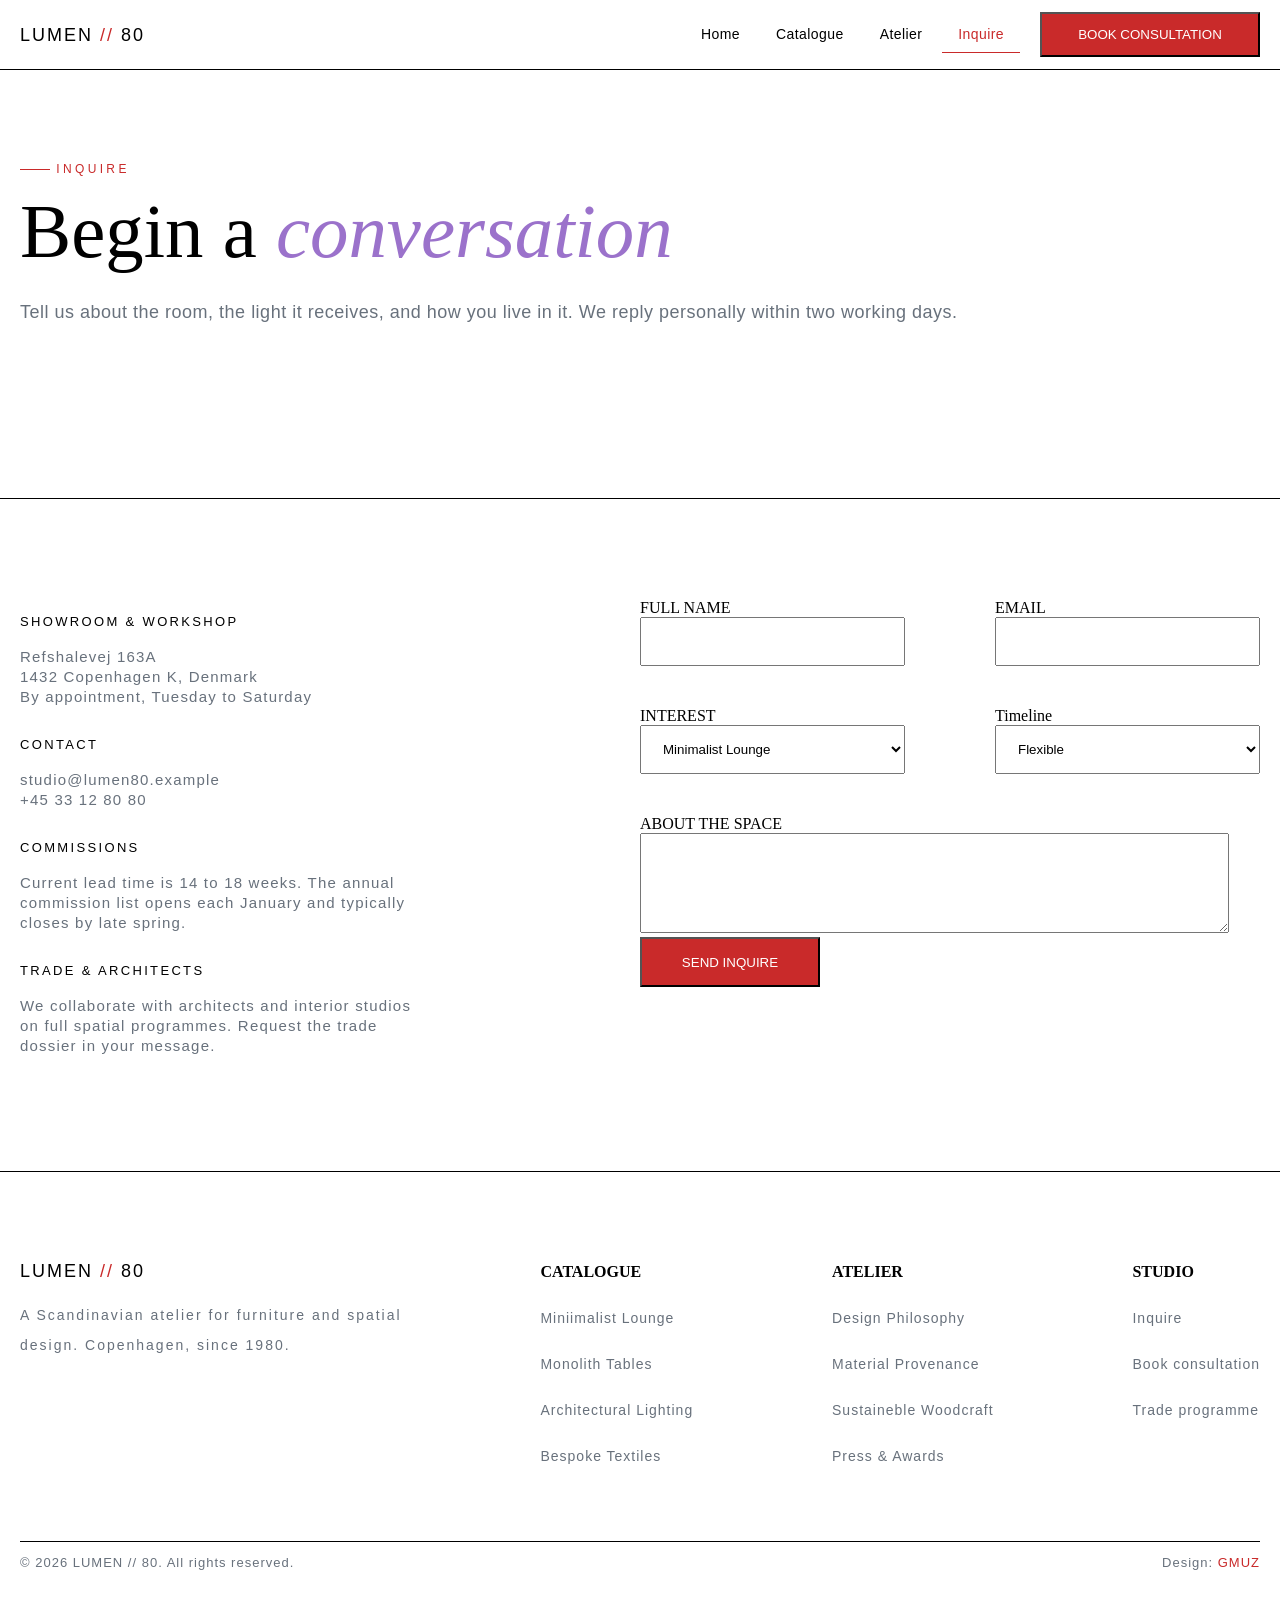
<file: NOOB-WEB-V3.O/index4.html>
<!DOCTYPE html>
<html lang="en">
<head>
    <meta charset="UTF-8">
    <meta name="viewport" content="width=device-width, initial-scale=1.0">
    <title>LUMEN//80</title>
    <link rel="stylesheet" href="style.css">
    <link rel="stylesheet" href="mediastyle.css">
    <script src="script.js"></script>
</head>
<body>
    <header>
        <div class="head">
            <div class="logo">LUMEN <span class="logo-red">//</span> 80</div>
            <div class="menu">
                <a href="index.html">Home</a>
                <a href="index2.html">Catalogue</a>
                <a href="index3.html">Atelier</a>
                <a id="active" href="index4.html">Inquire</a>
                <button>
                    BOOK CONSULTATION
                </button>
            </div>
             <div class="menu-icon">
                    <div class="menu-icon-line"></div>
                    <div class="menu-icon-line"></div>
                    <div class="menu-icon-line"></div>
                </a>
            </div>
        </div>
    </header>
    <section>
        <div class="section2">
            <div class="sec-box-inf">
                <p class="inf-head"><span id="chiziq">--------</span> INQUIRE</p>
                <h1>Begin a <span class="rang">conversation</span></h1>
                <p class="information2">
                    Tell us about the room, the light it receives, and how you live in it. We reply personally 
                    within two working days.
                </p>
            </div>
        </div>
    </section>

    <nav>
        <div class="box_4">
            <div class="box_4-container">
                <div class="box_4-inf">
                    <div class="inf_server">
                        <h3>
                            SHOWROOM & WORKSHOP
                        </h3>
                        <p>
                            Refshalevej 163A
                            <br>1432 Copenhagen K, Denmark
                            <br>By appointment, Tuesday to Saturday
                        </p>
                    </div>
                    <div class="inf_server">
                        <h3>
                            CONTACT
                        </h3>
                        <p>
                            studio@lumen80.example
                            <br>+45 33 12 80 80
                        </p>
                    </div>
                    <div class="inf_server">
                        <h3>
                            COMMISSIONS
                        </h3>
                        <p>
                            Current lead time is 14 to 18 weeks. The annual 
                            <br>commission list opens each January and typically 
                            <br>closes by late spring.
                        </p>
                    </div>
                    <div class="inf_server">
                        <h3>
                            TRADE & ARCHITECTS
                        </h3>
                        <p>
                            We collaborate with architects and interior studios 
                            <br>on full spatial programmes. Request the trade 
                            <br>dossier in your message.
                        </p>
                    </div>
                </div>
                <div class="box_4-sms">
                    <div class="sms_server1">
                        <div class="name">
                            <div><label for="f-name">FULL NAME</label></div>
                            <div><input type="text" name="name" required autocomplete="name" id="name"></div>
                        </div>
                        <div class="email">
                            <div><label for="f-email">EMAIL</label></div>
                            <div><input type="email" id="f-email" name="email" required autocomplete="email"></div>
                        </div>
                    </div>
                    <div class="sms_server2">
                        <div class="interest">
                            <div><label for="f-interest">INTEREST</label></div>
                            <div>
                                <select id="f-interest" name="interest">
                                <option>Minimalist Lounge</option>
                                <option>Monolith Tables</option>
                                <option>Architectural Lighting</option>
                                <option>Bespoke Textiles</option>
                                <option>Full spatial programme</option>
                            </select>
                            </div>
                        </div>
                        <div class="timeline">
                            <div><label for="f-timeline">Timeline</label></div>
                            <div>
                                <select id="f-timeline" name="timeline">
                                    <option>Flexible</option>
                                    <option>Within 3 months</option>
                                    <option>Within 6 months</option>
                                    <option>This year</option>
                                </select>
                            </div>
                        </div>
                    </div>
                    <div class="sms_server3">
                        <div>
                            <label for="f-message">ABOUT THE SPACE</label>
                        </div>
                         <div>
                            <textarea id="f-message" name="message" placeholder="Room dimensions,
                            orientation, existing materials, and anything the piece must live alongside."
                            required="">
                            </textarea>
                         </div>
                    </div>
                    <div class="sms_server4">
                        <button>
                            SEND INQUIRE
                        </button>
                        <p>
                            Thank you. Your inquiry has been received and the studio will reply within two working days.
                        </p>
                    </div>
                </div>
            </div>
        </div>
    </nav>

     <footer>
        <div class="footer-container">
            <div class="table">
                <div class="table1">
                    <h4 class="logo">LUMEN <span class="logo-red">//</span> 80</h4>
                    <p id="logo-inf">
                        A Scandinavian atelier for furniture and spatial 
                        <br>design. Copenhagen, since 1980.
                    </p>
                </div>
                <div class="table2">
                    <h4>CATALOGUE</h4>
                    <p><a href="index2.html#lounge">Miniimalist Lounge</a></p>
                    <p><a href="index2.html#tables">Monolith Tables</a></p>
                    <p><a href="index2.html#lighting">Architectural Lighting</a></p>
                    <p><a href="index2.html#textiles">Bespoke Textiles</a></p>
                </div>
                <div class="table3">
                    <h4>ATELIER</h4>
                    <p><a href="index3.html#design">Design Philosophy</a></p>
                    <p><a href="index3.html#material">Material Provenance</a></p>
                    <p><a href="index3.html#sustaineble">Sustaineble Woodcraft</a></p>
                    <p><a href="index3.html#press">Press & Awards</a></p>
                </div>
                <div class="table4">
                    <h4>STUDIO</h4>
                    <p><a href="index4.html">Inquire</a></p>
                    <p><a href="index4.html">Book consultation</a></p>
                    <p><a href="index4.html">Trade programme</a></p>
                </div>
            </div>

            <div class="design">
                <div>
                    <p>
                        © 2026 LUMEN // 80. All rights reserved.
                    </p>
                </div>
                <div>
                    <p class="avtor">Design: <span id="avtor-red">GMUZ</span></p>
                </div>
            </div>
        </div>
    </footer>
</body>
</html>
</file>
<file: style.css>
/* Asosiy style */
/* HEADER */
* {
    box-sizing: border-box;
    /*outline: 1px solid red;*/
}
body {
    margin: 0 auto;
}
header {
    display: flex;
    position: fixed;
    width: 100%;
    height: 70px;
    justify-content: center;
    border-bottom: 1px solid black;
    z-index: 10;
    background-color: white;
    top: 0;
}
.head {
    display: flex;
    max-width: 1240px;
    width: 100%;
    margin: 0 auto;
    justify-content: space-between;
    align-items: center;

}
.menu {
    display: flex;
    width: 50%;
}
.menu-icon {
    display: none;
}
.logo {
    font: 500 18px "Plus Jakarta Sans", sans-serif;
    line-height: 10px;
    letter-spacing: 2px;
}
.logo-red {
    color: #c92a2a;
}
.logo:hover {
    color: #c92a2a;
}
.menu a {
    padding: 10px 16px;
    text-decoration: none;
    color: black;
    font-family: 'Plus Jakarta Sans', sans-serif;
    font-weight: 300;
    font-size: 14px;
    letter-spacing: 0.03em;
}
.menu a:hover {
    background-color: #cde8fc;
    color: #c92a2a;
}
#active {
    color: #c92a2a;
    border-bottom: 1px solid #c92a2a;
}
.menu button {
    margin: 0 0 0 16px;
    width: 220px;
    height: 45px;
    background-color: #c92a2a;
    color: white;
}
.menu button:hover {
    background-color: black;
}
/* /HEADER */

/* FOOTER */
footer {
    display: flex;
    border-top: 1px solid black;
    justify-content: center;
    align-self: center;
    width: 100%;
    height: auto;
    margin: 0 auto;
    padding: 70px 0 40px;
}
.footer-container {
    max-width: 1240px;
    width: 100%;
    height: auto;
}
.table {
    display: flex;
    height: 300px;
    border-bottom: 1px solid black;
    justify-content: space-between;
}
#logo-inf {
    font: 300 14px "Plus Jakarta Sans", sans-serif;
    letter-spacing: 2px;
    line-height: 30px;
    color: #68717c
}
.table a {
    text-decoration: none;
    color: #68717c;
    font-size: 14px;
    letter-spacing: 1px;
    line-height: 30px;
    font-family: 'Plus Jakarta Sans', sans-serif;
}
.table a:hover {
    color: #c92a2a;
}
.design {
    display: flex;
    justify-content: space-between;
    color: #68717c;
    font: 13px "Plus Jakarta Sans", sans-serif;
    letter-spacing: 1px;
}
#avtor-red {
    color: #c92a2a;
}
#avtor-red:hover {
    color: #9b72cb;
}
/* /FOOTER */ 

/* ASOSIY QISMLAR */
.inf-head {
    color: #c92a2a;
    font:300 12px "Plus Jakarta Sans", sans-serif;
    letter-spacing: 0.28em;
}
.rang {
    color: #9b72cb;
    font-style: italic;
}
.sum {
    position: relative;
    bottom: 30px;
    margin: 0;
    text-align: end;
    color: #c92a2a;
    font: 600 14px "Plus Jakarta Sans", sans-serif;
    letter-spacing: 1px;
    line-height: 20px;
}
.img-inf {
    margin: 0;
    position: relative;
    bottom: 20px; 
    font: 600 12px "Plus Jakarta Sans", sans-serif;
    color: #68717c;
    letter-spacing: 0.18em;
}
#chiziq {
    background-color: #c92a2a;
    width: 50px;
    font-size: 1px;
    height: 1px;
    position: relative;
    bottom: 3px;
}
#belgi {
    color: #c92a2a;
    font-size: 20px;
    position: relative;
    top: 2px;
}
img {
    transition: transform 0.8s;
}
img:hover {
    transform: scale(1.01);
}
/* /ASOSIY QISMLAR */
/* /Asosiy style */

/* HOME */
.section1 {
    display: flex;
    justify-content: center;
    align-items: center;
    width: 100%;
    height: 1000px;
    padding: 100px 0;
}
.sec-box {
    display: flex;
    max-width: 1200px;
    width: 100%;
    height: 750px;
    margin: 0 auto;
}
.sec-information {
    margin: 0 auto;
    max-width: 620px;
    width: 100%;
    align-self: center;
}
.sec-information h1 {
    font-family: 'Cormorant Garamond', serif;
    font-weight: 500;  
    font-size: clamp(52px, 7vw, 104px);
    margin: 22px 0 0;
    line-height: 1.05;
}
.information {
    font: 100 18px "Plus Jakarta Sans", sans-serif;
    line-height: 30px;
    letter-spacing: 1.05;
    margin: 30px 0 0;
    color: #68717c;
}
#but1 {
    width: 205px;
    height: 55px;
    padding: 15px 34px;
    background-color: #c92a2a;
    color: white;
    font: 300 13px "Plus Jakarta Sans", sans-serif;
    letter-spacing: 0.04em;
    margin-right: 20px;
    margin-top: 20px;
}
#but1:hover {
    background-color: black;
    color: white;
}
#but2 {
    width: 165px;
    height: 55px;
    padding: 15px 34px;
    font: 300 13px "Plus Jakarta Sans", sans-serif;
    letter-spacing: 0.04em;
    background-color: white;
    color: black;
    margin-top: 20px;
}
#but2:hover {
    background-color: black;
    color: white;
}
.sec-img {
    position: relative;
    max-width: 600px;
    width: 100%;
    margin: 0 auto;
    height: 750px;
}
#hero {
    position: absolute;
    max-width: 530px;
    width: 100%;
    margin: 0 auto;
    height: auto;
    right: 0px;
    bottom: 35px;
    z-index: 1;
}
#detail {
    position: absolute;
    max-width: 255px;
    width: 100%;
    height: auto;
    bottom: 0px;
    z-index: 2;
}
#vertikal {
    position: absolute;
    margin: 0;
    top: 0px;
    right: 0;
    font: 600 15px "Plus Jakarta Sans", sans-serif;
    letter-spacing: 0.26em;
    writing-mode: vertical-rl;
    color: #68717c;
    z-index: 0;
}
.box1-h2 {
    display: inline-block;
    margin: 10px 0;
    font-family: 'Cormorant Garamond', serif;
    font-size: clamp(28px, 3.6vw, 46px);
    line-height: 1.05;
    letter-spacing: -0.01em;
}
.box1 {
    display: flex;
    justify-content: center;
    align-self: center;
    width: 100%;
    height: auto;
    margin: 60px 0 40px;
    padding: 150px 0px;
    background-color: #9b72cb1a;
    transform: skewY(-8deg);
}
#orta {
    text-align: center;
    font: 300 90px "Cormorant Garamond", serif;
    line-height: 0.4;
    margin: 0 0 0px;
}
.box1-container {
    transform: skewY(8deg);
}
.box1-container h2 {
    font: 500 46px "Cormorant Garamond", serif;
    margin: 0;
    text-align: center;
}
#director {
    font: 300 12px "Plus Jakarta Sans", sans-serif;
    margin: 34px 0 0;
    color: #68717c;
    text-align: center;
    letter-spacing: 6px;
}
.box2 {
    justify-content: center;
    align-self: center;
    width: 100%;
    height: auto;
    padding: 150px 0;
    margin: 40px auto;
    background-color: #e0f2fe;
    transform: skewY(-8deg);
}
.box2-container {
    margin: 0 auto;
    max-width: 1240px;
    width: 100%;
    height: auto;
    justify-content: right;
    transform: skewY(8deg);
}
.box2-h2 {
    font-size: clamp(36px, 4.4vw, 58px);
    font-family: 'Cormorant Garamont', serif;
    font-weight: 500;
}
.box2-container a {
    display: block;
    text-align: end;
    position: relative;
    bottom: 40px;
    text-decoration: none;
    color: #c92a2a;
}
.box2-container a:hover {
    color: #9b72cb;
}
.box2-img {
    display: flex;
    max-width: 1240px;
    width: 100%;
    margin: 0 auto;
    height: 600px;
    justify-content: space-between;
}
.box2-img img {
    max-width: 380px;
    width: 100%;
    height: auto;
}
.box2-img h4 {
    margin: 10px 0;
    font: 500 24px "Cormorant Garamond", serif;
}
.box3 {
    justify-content: center;
    align-self: center;
    width: 100%;
    height: auto;
    padding: 110px 0;
    margin: 0 auto;
}
.box3-container {
    max-width: 1240px;
    width: 100%;
    margin: 0 auto;
}
.inf3-table td {
    padding: 44px 36px;
    border: 1px solid #68717c;
}
.inf3-table td:hover {
    background-color: #cde8fc;
}
.rang-i {
    font-style: italic;
    font-size: 20px;
    color: #68717c;
    margin: 0;
}
.inf3-table h3 {
    font: 600 16px "Plus Jakarta Sans", sans-serif;
    margin: 12px 0 8px;
}
.rang-inf {
    font: 14px "Plus Jakarta Sans", sans-serif;
    color: #68717c;
    margin: 0;
}
.box4 {
    width: 100%;
    height: auto;
    margin: 0 auto;
    padding: 20px 0 110px;
}
.box4-container {
    display: flex;
    max-width: 1240px;
    width: 100%;
    margin: 0 auto;
    height: auto;
    justify-content: space-between;

}
.box4-img img {
    max-width: 585px;
    width: 100%;
    height: auto;
}
.box4-inf {
    max-width: 585px;
    width: 100%;
    align-self: center;
}
.box4-inf a {
    color: #c92a2a;
    letter-spacing: 0.14em;
    text-decoration: none;
    font-size: 13px;
    font-weight: 600;
}
.box4-inf a:hover {
    color: #9b72cb;
}
.box4-information {
    font: 300 18px "Plus Jakarta Sans", sans-serif;
    color: #68717c;
    line-height: 1.5;
    letter-spacing: 0.5px;
}
/* /HOME */

/* CATALOGUE */
.section2 {
    display: flex;
    justify-content: center;
    align-self: center;
    width: 100%;
    height: auto;
    margin: 0 auto;
    padding: 150px 0;
    border-bottom: 1px solid black;
}
.sec-box-inf {
    display: inline-block;
    justify-content: center;
    align-self: center;
    max-width: 1240px;
    width: 100%;
    height: auto;
}
.sec-box-inf h1 {
    font-family: "Cormorant Garamond", serif;
    font-size: clamp(44px, 6vw, 84px);
    font-weight: 100;
    margin: 0;
}
.information2 {
    font: 300 18px "Plus Jakarta Sans", sans-serif;
    max-width: 1240px;
    line-height: 2;
    letter-spacing: 0.5px;
    color: #68717c;
}
.box_2-1, .box_2-3 {
    display: flex;
    justify-content: center;
    align-self: center;
    width: 100%;
    margin: 0 auto;
    height: auto;
    padding: 90px 0 30px;
}
.box_2-2, .box_2-4 {
    display: flex;
    justify-content: center;
    align-self: center;
    width: 100%;
    margin: 30px auto;
    height: auto;
    padding: 130px 0 120px;
    transform: skewY(-8deg);
}
.box_2-2 {
    background-color: #e0f2fe;
}
.box_2-4 {
    background-color: #9b72cb1a;
}
.box_2-container, .box_2-container-deg {
    max-width: 1240px;
    width: 100%;
    height: auto;
}
.box_2-container-deg {
    transform: skewY(8deg);
}
.box_2-inf {
    display: flex;
    gap: 10px;
    margin: 0 0 45px;
}
.box_2-h2 {
    font: 500 44px "Cormorant Garamond", serif;
    margin: 0;
}
.idkod {
    display: inline;
    align-self: last baseline;
    font-style: italic;
    font-size: 19px;
    color: #9b72cb;
    margin: 0;
}
.box_2-container-img {
    display: flex;
    justify-content: space-between;
    align-self: center;
    max-width: 1240px;
    width: 100%;
    margin: 0 auto;
    height: auto;
}
.box_2-container-img img {
    max-width: 400px;
    width: 100%;
    height: auto;
}
.box_2-img h4 {
    margin: 10px 0;
    font: 500 24px "Cormorant Garamond", serif;
}
/* /CATALOGUE */

/* ATELIER */
.box_3-1, .box_3-3 {
    width: 100%;
    height: auto;
    margin: 0 auto;
    padding: 20px 0 110px;
}
.box_3-container-img {
    display: flex;
    max-width: 1240px;
    width: 100%;
    margin: 0 auto;
    height: auto;
    justify-content: space-between;
}
.box_3-img img {
    max-width: 585px;
    width: 100%;
    height: auto;
}
.box_3-inf {
    max-width: 585px;
    width: 100%;
    align-self: center;
}
.box_3-inf a {
    color: #c92a2a;
    letter-spacing: 0.14em;
    text-decoration: none;
    font-size: 13px;
    font-weight: 600;
}
.box_3-information {
    font: 300 18px "Plus Jakarta Sans", sans-serif;
    line-height: 25px;
    letter-spacing: 0.08em;
    color: #68717c;
}
.box_3-h2 {
    display: inline-block;
    margin: 10px 0;
    font-family: "Cormorant Garamond", serif;
    font-weight: 500;
    font-size: clamp(34px, 4vw, 52px);
}
.box_3-2 {
    display: flex;
    justify-content: center;
    align-items: center;
    width: 100%;
    height: 700px;
    margin: 100px auto;
    background-color: #e0f2fe;
    transform: skewY(-8deg);
    
}
.box_3-container {
    max-width: 1240px;
    width: 100%;
    margin: 0 auto;
    height: auto;
}
.box_3-inf {
    width: 100%;
}
.box_3-inf-deg{
    transform: skewY(8deg);
}
.box_3-inf-ul {
    display: flexbox;
    justify-content: space-between;
}
.ul {
    display: flex;
    gap: 20px;
    height: auto;
    padding: 20px 0px;
    border-bottom: 1px solid black;
    transform: skewY(8deg);
}
.ul h5 {
    display: flex;
    align-items: center;
    font: 600 13px "Plus Jakarta Sans", sans-serif;
    padding-top: 2px;
    width: 150px;
    margin: 0;
}
.ul p {
    display: flex;
    margin: 0;
    align-items: center;
}
.box_3-4 {
    display: flex;
    justify-content: center;
    align-items: center;
    margin: 100px auto;
    width: 100%;
    height: auto;
}
.box_3-4-container {
    max-width: 1240px;
    width: 100%;
    height: auto;
}
.box_3-table {
    display: grid;
    grid-template-columns: repeat(2, 1fr);
    gap: 35px;
    margin-top: 50px;
}
.box_3-tab {
    max-width: 525px;
    width: 100%;
    height: auto;
    border: 1px solid black;
    padding: 40px 36px;
}
.box_3-tab:hover {
    background-color: #cde8fc;
}
.year {
    font-size: 15px;
    font-style: italic;
    color: #9b72cb;
    margin: 0;
}
.box_3-tab h3 {
    font: 600 15px "Plus Jakarta Sans", sans-serif;
    margin: 10px 0;
}
.tab-inf {
    font: 14px "Plus Jakarta Sans", sans-serif;
    color: #68717c;
    margin: 20px 0;
}
/* /ATELIER */

/* INQUIRE */
.box_4 {
    display: flex;
    justify-content: center;
    align-items: center;
    width: 100%;
    height: auto;
    padding: 100px 0;
}
.box_4-container {
    display: flex;
    justify-content: space-between;
    max-width: 1240px;
    width: 100%;
    margin: 0 auto;
}
.box_4-inf {
    display: grid;
    width: 100%;
    margin: 0 auto;
    height: auto;
}
.inf_server h3 {
    font: 13px "Plus Jakarta Sans", sans-serif;
    line-height: 20px;
    letter-spacing: 0.18em;
}
.inf_server p {
    font: 15px "Plus Jakarta Sans", sans-serif;
    color: #68717c;
    letter-spacing: 0.08em;
    line-height: 20px;
}
.box_4-sms{
    width: 100%;
    margin: 0 auto;
    height: auto;
}
.sms_server1, .sms_server2 {
    display: flex;
    justify-content: space-between;
    height: 108px;
}
#name, #f-email  {
    width: 265px;
    padding: 15px 18px;
}
#f-interest, #f-timeline {
    width: 265px;
    padding: 15px 18px;
}
textarea {
    width: 95%;
    height: 100px;
    padding: 15px 18px;
}
.sms_server4 button {
    width: 180px;
    height: 50px;
    background-color: #c92a2a;
    color: white;
}
.sms_server4 button:hover {
    background-color: black;
}
.sms_server4 p {
    display: none;
    width: 95%;
    height: 85px;
    border: 1px solid #c92a2a;
    color: #c92a2a;
}
#alert-message {
    /* display: flex; */
    justify-content: center;
    align-items: center;    
    border: 1px solid #c92a2a;
    color: #c92a2a;
    text-transform: uppercase;
}
/* /INQUIRE */
</file>
<file: mediastyle.css>
/* MEDIA */
@media only screen and (max-width: 768px) {
    /* HEADER */
    .head {
        max-width: 728px;
        margin: 0 auto;
        width: 90%;
    }

    .menu {
        display: none;
    }
    .menu.active {
        display: grid;
        position: absolute;
        top: 50px;
        right: 0;
        max-width: 200px;
        height: 500px;
        width: 90%;
        background-color: white;
        z-index: 9999;
    }
    .menu.active a {
        display: inline-block;
        text-align: center;
        padding: 10px;
        text-decoration: none;
        color: black;
        font-size: 25px;
    }
    .menu-icon {
        display: block;
        width: 50px;
        height: 50px;
        color: black;
        cursor: pointer;
        background-color: white;
        position: relative;
        top: 7px;
    }

    #menu-icon-button {
        width: 50px;
        height: 50px;
        background: none;
        border: 1px solid black;
        padding: 0;
        margin: 0;
    }

    .menu-icon-line {
        width: 30px;
        height: 3px;
        background-color: black;
        margin: 5px auto;
    }
    /* /HEADER */

    /* FOOTER */
    .footer-container {
        max-width: 728px;
        height: auto;
        margin: 0 auto;
    }

    .table {
        display: grid;
        max-width: 728px;
        height: auto;
        margin: 0 auto;
    }

    .table1,
    .table2,
    .table3,
    .table4 {
        width: 90%;
        max-width: 728px;
        margin: 0 auto;
        height: auto;
    }

    .table h4 { 
        margin: 0 0 10px;
    }
    /* /FOOTER */

    /* HOME */

    .section1, .section2 {
        max-width: 728px;
        width: 90%;
        margin: 0 auto;
        height: auto;
    }
    .sec-box {
        display: grid;
        max-width: 728px;
        width: 90%;
        height: auto;
        margin: 0 auto;
    }
    #detail {
        position: absolute;
        left: -15px;
        max-width: 728px;
        width: 60%;
        height: auto;
        margin: 0 auto;

    }
    .box1 {
        height: auto;
    }
    .box2 {
        height: auto;
    }

    .box2-container {
        max-width: 728px;
        height: auto;
        margin: 0 auto;
        width: 90%;
    }

    .box2-container a {
        text-align: left;
        bottom: 0;
    }

    .box2-img {
        display: grid;
        max-width: 728px;
        width: 90%;
        height: auto;
        margin: 0 auto;
    }

    .box2-img img {
        max-width: 728px;
        width: 90%;
        height: auto;
        margin: 0 auto;
    }
    .box3 {
        height: auto;
    }

    .box3-container {
        display: grid;
        max-width: 728px;
        width: 90%;
        height: auto;
        margin: 0 auto;
    }
    .inf3-table {
        display: grid;
        max-width: 728px;
        width: 90%;
        height: auto;
        margin: 0 auto;
    }
    .inf3-table tr {
        display: grid;
        max-width: 728px;
        margin: 0 auto;
        width: 90%;
        height: auto;
        width: 90%;
    } 
    .inf3-table td {
        padding: 20px 0;
    }
    .box4 {
        height: auto;
        margin: 0 auto;
    }

    .box4-container {
        display: grid;
        max-width: 728px;
        height: auto;
        width: 90%;
        margin: 0 auto;
    }

    .box4-img img {
        max-width: 728px;
        width: 90%;
        height: auto;
        margin: 0 auto;
    }

    .box4-inf {
        max-width: 728px;
        height: auto;
        margin: 0 auto;
    }
    /* /HOME */

    /* CATALOGUE */
    .box_2-container {
        display: grid;
        max-width: 728px;
        width: 90%;
        margin: 0 auto;
        height: auto;
    }
    .box_2-container-img{
        display: grid;
        width: 90%;
        height: auto;
    }
    .box_2-img img {
        max-width: 720px;
        width: 90%;
    }
    /* /CATALOGUE */ 

    /* ATELIER */
    .box_3-container, .box_3-4-container {
        max-width: 728px;
        width: 90%;
        margin: 0 auto;
    }
    .box_3-container-img {
        display: grid;
        max-width: 728px;
        width: 90%;
        margin: 0 auto;
        height: auto;
    }
    .box_3-container-img img {
        max-width: 720px;
        width: 90%;
        height: auto;
    }
    .box_3-table {
        display: grid;
        grid-template-columns: 1fr;
        width: 90%;
        margin: 0 auto;
    }
    .box_3-tab {
        width: 90%;
        max-width: 720px;
        height: auto;
    }
    /* /ATELIER */

    /* INQUIRE */
    .box_4-container {
        display: grid;
        grid-template-columns: 1fr;
        max-width: 728px;
       width: 90%;
        height: auto;
        justify-content: center;
        align-items: center;
    }
    .box_4-inf {
        max-width: 720px;
        width: 90%;
        height: auto;
    }
    .sms_server1, .sms_server2 {
        display: grid;
        max-width: 728px;
        width: 90%;
        height: auto;
    }
    #alert-message {
        width: 300px;
        height: 300px;
        padding: 20px;
        line-height: 30px;
    }
}
</file>
<file: NOOB-WEB-V3.O/style.css>
/* Asosiy style */
/* HEADER */
* {
    box-sizing: border-box;
    /*outline: 1px solid red;*/
}
body {
    margin: 0 auto;
}
header {
    display: flex;
    position: fixed;
    width: 100%;
    height: 70px;
    justify-content: center;
    border-bottom: 1px solid black;
    z-index: 10;
    background-color: white;
    top: 0;
}
.head {
    display: flex;
    max-width: 1240px;
    width: 100%;
    margin: 0 auto;
    justify-content: space-between;
    align-items: center;

}
.menu-icon {
    display: none;
}
.logo {
    font: 500 18px "Plus Jakarta Sans", sans-serif;
    line-height: 10px;
    letter-spacing: 2px;
}
.logo-red {
    color: #c92a2a;
}
.logo:hover {
    color: #c92a2a;
}
.menu a {
    padding: 10px 16px;
    text-decoration: none;
    color: black;
    font-family: 'Plus Jakarta Sans', sans-serif;
    font-weight: 300;
    font-size: 14px;
    letter-spacing: 0.03em;
}
.menu a:hover {
    background-color: #cde8fc;
    color: #c92a2a;
}
#active {
    color: #c92a2a;
    border-bottom: 1px solid #c92a2a;
}
.menu button {
    margin: 0 0 0 16px;
    width: 220px;
    height: 45px;
    background-color: #c92a2a;
    color: white;
}
.menu button:hover {
    background-color: black;
}
/* /HEADER */

/* FOOTER */
footer {
    display: flex;
    border-top: 1px solid black;
    justify-content: center;
    align-self: center;
    width: 100%;
    height: auto;
    margin: 0 auto;
    padding: 70px 0 40px;
}
.footer-container {
    max-width: 1240px;
    width: 100%;
    height: auto;
}
.table {
    display: flex;
    height: 300px;
    border-bottom: 1px solid black;
    justify-content: space-between;
}
#logo-inf {
    font: 300 14px "Plus Jakarta Sans", sans-serif;
    letter-spacing: 2px;
    line-height: 30px;
    color: #68717c
}
.table a {
    text-decoration: none;
    color: #68717c;
    font-size: 14px;
    letter-spacing: 1px;
    line-height: 30px;
    font-family: 'Plus Jakarta Sans', sans-serif;
}
.table a:hover {
    color: #c92a2a;
}
.design {
    display: flex;
    justify-content: space-between;
    color: #68717c;
    font: 13px "Plus Jakarta Sans", sans-serif;
    letter-spacing: 1px;
}
#avtor-red {
    color: #c92a2a;
}
#avtor-red:hover {
    color: #9b72cb;
}
/* /FOOTER */ 

/* ASOSIY QISMLAR */
.inf-head {
    color: #c92a2a;
    font:300 12px "Plus Jakarta Sans", sans-serif;
    letter-spacing: 0.28em;
}
.rang {
    color: #9b72cb;
    font-style: italic;
}
.sum {
    position: relative;
    bottom: 30px;
    margin: 0;
    text-align: end;
    color: #c92a2a;
    font: 600 14px "Plus Jakarta Sans", sans-serif;
    letter-spacing: 1px;
    line-height: 20px;
}
.img-inf {
    margin: 0;
    position: relative;
    bottom: 20px; 
    font: 600 12px "Plus Jakarta Sans", sans-serif;
    color: #68717c;
    letter-spacing: 0.18em;
}
#chiziq {
    background-color: #c92a2a;
    width: 50px;
    font-size: 1px;
    height: 1px;
    position: relative;
    bottom: 3px;
}
#belgi {
    color: #c92a2a;
    font-size: 20px;
    position: relative;
    top: 2px;
}
img {
    transition: transform 0.8s;
}
img:hover {
    transform: scale(1.01);
}
/* /ASOSIY QISMLAR */
/* /Asosiy style */

/* HOME */
.section1 {
    display: flex;
    justify-content: center;
    align-items: center;
    width: 100%;
    height: 1000px;
    padding: 100px 0;
}
.sec-box {
    display: flex;
    max-width: 1200px;
    width: 100%;
    height: 750px;
    margin: 0 auto;
}
.sec-information {
    margin: 0 auto;
    max-width: 620px;
    width: 100%;
    align-self: center;
}
.sec-information h1 {
    font-family: 'Cormorant Garamond', serif;
    font-weight: 500;  
    font-size: clamp(52px, 7vw, 104px);
    margin: 22px 0 0;
    line-height: 1.05;
}
.information {
    font: 100 18px "Plus Jakarta Sans", sans-serif;
    line-height: 30px;
    letter-spacing: 1.05;
    margin: 30px 0 0;
    color: #68717c;
}
#but1 {
    width: 205px;
    height: 55px;
    padding: 15px 34px;
    background-color: #c92a2a;
    color: white;
    font: 300 13px "Plus Jakarta Sans", sans-serif;
    letter-spacing: 0.04em;
    margin-right: 20px;
    margin-top: 20px;
}
#but1:hover {
    background-color: black;
    color: white;
}
#but2 {
    width: 165px;
    height: 55px;
    padding: 15px 34px;
    font: 300 13px "Plus Jakarta Sans", sans-serif;
    letter-spacing: 0.04em;
    background-color: white;
    color: black;
    margin-top: 20px;
}
#but2:hover {
    background-color: black;
    color: white;
}
.sec-img {
    position: relative;
    max-width: 600px;
    width: 100%;
    margin: 0 auto;
    height: 750px;
}
#hero {
    position: absolute;
    max-width: 530px;
    width: 100%;
    margin: 0 auto;
    height: auto;
    right: 0px;
    bottom: 35px;
    z-index: 1;
}
#detail {
    position: absolute;
    max-width: 255px;
    width: 100%;
    height: auto;
    bottom: 0px;
    z-index: 2;
}
#vertikal {
    position: absolute;
    margin: 0;
    top: 0px;
    right: 0;
    font: 600 15px "Plus Jakarta Sans", sans-serif;
    letter-spacing: 0.26em;
    writing-mode: vertical-rl;
    color: #68717c;
    z-index: 0;
}
.box1-h2 {
    display: inline-block;
    margin: 10px 0;
    font-family: 'Cormorant Garamond', serif;
    font-size: clamp(28px, 3.6vw, 46px);
    line-height: 1.05;
    letter-spacing: -0.01em;
}
.box1 {
    display: flex;
    justify-content: center;
    align-self: center;
    width: 100%;
    height: auto;
    margin: 60px 0 40px;
    padding: 150px 0px;
    background-color: #9b72cb1a;
    transform: skewY(-8deg);
}
#orta {
    text-align: center;
    font: 300 90px "Cormorant Garamond", serif;
    line-height: 0.4;
    margin: 0 0 0px;
}
.box1-container {
    transform: skewY(8deg);
}
.box1-container h2 {
    font: 500 46px "Cormorant Garamond", serif;
    margin: 0;
    text-align: center;
}
#director {
    font: 300 12px "Plus Jakarta Sans", sans-serif;
    margin: 34px 0 0;
    color: #68717c;
    text-align: center;
    letter-spacing: 6px;
}
.box2 {
    justify-content: center;
    align-self: center;
    width: 100%;
    height: auto;
    padding: 150px 0;
    margin: 40px auto;
    background-color: #e0f2fe;
    transform: skewY(-8deg);
}
.box2-container {
    margin: 0 auto;
    max-width: 1240px;
    width: 100%;
    height: auto;
    justify-content: right;
    transform: skewY(8deg);
}
.box2-h2 {
    font-size: clamp(36px, 4.4vw, 58px);
    font-family: 'Cormorant Garamont', serif;
    font-weight: 500;
}
.box2-container a {
    display: block;
    text-align: end;
    position: relative;
    bottom: 40px;
    text-decoration: none;
    color: #c92a2a;
}
.box2-container a:hover {
    color: #9b72cb;
}
.box2-img {
    display: flex;
    max-width: 1240px;
    width: 100%;
    margin: 0 auto;
    height: 600px;
    justify-content: space-between;
}
.box2-img img {
    max-width: 380px;
    width: 100%;
    height: auto;
}
.box2-img h4 {
    margin: 10px 0;
    font: 500 24px "Cormorant Garamond", serif;
}
.box3 {
    justify-content: center;
    align-self: center;
    width: 100%;
    height: auto;
    padding: 110px 0;
    margin: 0 auto;
}
.box3-container {
    max-width: 1240px;
    width: 100%;
    margin: 0 auto;
}
.inf3-table td {
    padding: 44px 36px;
    border: 1px solid #68717c;
}
.inf3-table td:hover {
    background-color: #cde8fc;
}
.rang-i {
    font-style: italic;
    font-size: 20px;
    color: #68717c;
    margin: 0;
}
.inf3-table h3 {
    font: 600 16px "Plus Jakarta Sans", sans-serif;
    margin: 12px 0 8px;
}
.rang-inf {
    font: 14px "Plus Jakarta Sans", sans-serif;
    color: #68717c;
    margin: 0;
}
.box4 {
    width: 100%;
    height: auto;
    margin: 0 auto;
    padding: 20px 0 110px;
}
.box4-container {
    display: flex;
    max-width: 1240px;
    width: 100%;
    margin: 0 auto;
    height: auto;
    justify-content: space-between;

}
.box4-img img {
    max-width: 585px;
    width: 100%;
    height: auto;
}
.box4-inf {
    max-width: 585px;
    width: 100%;
    align-self: center;
}
.box4-inf a {
    color: #c92a2a;
    letter-spacing: 0.14em;
    text-decoration: none;
    font-size: 13px;
    font-weight: 600;
}
.box4-inf a:hover {
    color: #9b72cb;
}
.box4-information {
    font: 300 18px "Plus Jakarta Sans", sans-serif;
    color: #68717c;
    line-height: 1.5;
    letter-spacing: 0.5px;
}
/* /HOME */

/* CATALOGUE */
.section2 {
    display: flex;
    justify-content: center;
    align-self: center;
    width: 100%;
    height: auto;
    margin: 0 auto;
    padding: 150px 0;
    border-bottom: 1px solid black;
}
.sec-box-inf {
    display: inline-block;
    justify-content: center;
    align-self: center;
    max-width: 1240px;
    width: 100%;
    height: auto;
}
.sec-box-inf h1 {
    font-family: "Cormorant Garamond", serif;
    font-size: clamp(44px, 6vw, 84px);
    font-weight: 100;
    margin: 0;
}
.information2 {
    font: 300 18px "Plus Jakarta Sans", sans-serif;
    max-width: 1240px;
    line-height: 2;
    letter-spacing: 0.5px;
    color: #68717c;
}
.box_2-1, .box_2-3 {
    display: flex;
    justify-content: center;
    align-self: center;
    width: 100%;
    margin: 0 auto;
    height: auto;
    padding: 90px 0 30px;
}
.box_2-2, .box_2-4 {
    display: flex;
    justify-content: center;
    align-self: center;
    width: 100%;
    margin: 30px auto;
    height: auto;
    padding: 130px 0 120px;
    transform: skewY(-8deg);
}
.box_2-2 {
    background-color: #e0f2fe;
}
.box_2-4 {
    background-color: #9b72cb1a;
}
.box_2-container, .box_2-container-deg {
    max-width: 1240px;
    width: 100%;
    height: auto;
}
.box_2-container-deg {
    transform: skewY(8deg);
}
.box_2-inf {
    display: flex;
    gap: 10px;
    margin: 0 0 45px;
}
.box_2-h2 {
    font: 500 44px "Cormorant Garamond", serif;
    margin: 0;
}
.idkod {
    display: inline;
    align-self: last baseline;
    font-style: italic;
    font-size: 19px;
    color: #9b72cb;
    margin: 0;
}
.box_2-container-img {
    display: flex;
    justify-content: space-between;
    align-self: center;
    max-width: 1240px;
    width: 100%;
    margin: 0 auto;
    height: auto;
}
.box_2-container-img img {
    max-width: 400px;
    width: 100%;
    height: auto;
}
.box_2-img h4 {
    margin: 10px 0;
    font: 500 24px "Cormorant Garamond", serif;
}
/* /CATALOGUE */

/* ATELIER */
.box_3-1, .box_3-3 {
    width: 100%;
    height: auto;
    margin: 0 auto;
    padding: 20px 0 110px;
}
.box_3-container-img {
    display: flex;
    max-width: 1240px;
    width: 100%;
    margin: 0 auto;
    height: auto;
    justify-content: space-between;
}
.box_3-img img {
    max-width: 585px;
    width: 100%;
    height: auto;
}
.box_3-inf {
    max-width: 585px;
    width: 100%;
    align-self: center;
}
.box_3-inf a {
    color: #c92a2a;
    letter-spacing: 0.14em;
    text-decoration: none;
    font-size: 13px;
    font-weight: 600;
}
.box_3-information {
    font: 300 18px "Plus Jakarta Sans", sans-serif;
    line-height: 25px;
    letter-spacing: 0.08em;
    color: #68717c;
}
.box_3-h2 {
    display: inline-block;
    margin: 10px 0;
    font-family: "Cormorant Garamond", serif;
    font-weight: 500;
    font-size: clamp(34px, 4vw, 52px);
}
.box_3-2 {
    display: flex;
    justify-content: center;
    align-items: center;
    width: 100%;
    height: 700px;
    margin: 100px auto;
    background-color: #e0f2fe;
    transform: skewY(-8deg);
    
}
.box_3-container {
    max-width: 1240px;
    width: 100%;
    margin: 0 auto;
    height: auto;
}
.box_3-inf {
    width: 100%;
}
.box_3-inf-deg{
    transform: skewY(8deg);
}
.box_3-inf-ul {
    display: flexbox;
    justify-content: space-between;
}
.ul {
    display: flex;
    gap: 20px;
    height: auto;
    padding: 20px 0px;
    border-bottom: 1px solid black;
    transform: skewY(8deg);
}
.ul h5 {
    display: flex;
    align-items: center;
    font: 600 13px "Plus Jakarta Sans", sans-serif;
    padding-top: 2px;
    width: 150px;
    margin: 0;
}
.ul p {
    display: flex;
    margin: 0;
    align-items: center;
}
.box_3-4 {
    display: flex;
    justify-content: center;
    align-items: center;
    margin: 100px auto;
    width: 100%;
    height: auto;
}
.box_3-4-container {
    max-width: 1240px;
    width: 100%;
    height: auto;
}
.box_3-table {
    display: grid;
    grid-template-columns: repeat(2, 1fr);
    gap: 35px;
    margin-top: 50px;
}
.box_3-tab {
    max-width: 525px;
    width: 100%;
    height: auto;
    border: 1px solid black;
    padding: 40px 36px;
}
.box_3-tab:hover {
    background-color: #cde8fc;
}
.year {
    font-size: 15px;
    font-style: italic;
    color: #9b72cb;
    margin: 0;
}
.box_3-tab h3 {
    font: 600 15px "Plus Jakarta Sans", sans-serif;
    margin: 10px 0;
}
.tab-inf {
    font: 14px "Plus Jakarta Sans", sans-serif;
    color: #68717c;
    margin: 20px 0;
}
/* /ATELIER */

/* INQUIRE */
.box_4 {
    display: flex;
    justify-content: center;
    align-items: center;
    width: 100%;
    height: auto;
    padding: 100px 0;
}
.box_4-container {
    display: flex;
    justify-content: space-between;
    max-width: 1240px;
    width: 100%;
    margin: 0 auto;
}
.box_4-inf {
    display: grid;
    width: 100%;
    margin: 0 auto;
    height: auto;
}
.inf_server h3 {
    font: 13px "Plus Jakarta Sans", sans-serif;
    line-height: 20px;
    letter-spacing: 0.18em;
}
.inf_server p {
    font: 15px "Plus Jakarta Sans", sans-serif;
    color: #68717c;
    letter-spacing: 0.08em;
    line-height: 20px;
}
.box_4-sms{
    width: 100%;
    margin: 0 auto;
    height: auto;
}
.sms_server1, .sms_server2 {
    display: flex;
    justify-content: space-between;
    height: 108px;
}
#name, #f-email  {
    width: 265px;
    padding: 15px 18px;
}
#f-interest, #f-timeline {
    width: 265px;
    padding: 15px 18px;
}
textarea {
    width: 95%;
    height: 100px;
    padding: 15px 18px;
}
.sms_server4 button {
    width: 180px;
    height: 50px;
    background-color: #c92a2a;
    color: white;
}
.sms_server4 button:hover {
    background-color: black;
}
.sms_server4 p {
    display: none;
    width: 95%;
    height: 85px;
    border: 1px solid #c92a2a;
    color: #c92a2a;
}
/* /INQUIRE */
</file>
<file: NOOB-WEB-V3.O/mediastyle.css>
/* MEDIA */
@media only screen and (max-width: 768px) {
    /* HEADER */
    .head {
        max-width: 728px;
        margin: 0 auto;
        width: 90%;
    }

    .menu {
        display: none;
    }
    .menu.active {
        display: grid;
        position: absolute;
        top: 50px;
        right: 0;
        max-width: 200px;
        height: 500px;
        width: 90%;
        background-color: white;
        z-index: 9999;
    }
    .menu.active a {
        display: inline-block;
        text-align: center;
        padding: 10px;
        text-decoration: none;
        color: black;
        font-size: 25px;
    }
    .menu-icon {
        display: block;
        width: 50px;
        height: 50px;
        color: black;
        cursor: pointer;
        background-color: white;
        position: relative;
        top: 7px;
    }

    #menu-icon-button {
        width: 50px;
        height: 50px;
        background: none;
        border: 1px solid black;
        padding: 0;
        margin: 0;
    }

    .menu-icon-line {
        width: 30px;
        height: 3px;
        background-color: black;
        margin: 5px auto;
    }
    /* /HEADER */

    /* FOOTER */
    .footer-container {
        max-width: 728px;
        height: auto;
        margin: 0 auto;
    }

    .table {
        display: grid;
        max-width: 728px;
        height: auto;
        margin: 0 auto;
    }

    .table1,
    .table2,
    .table3,
    .table4 {
        width: 90%;
        max-width: 728px;
        margin: 0 auto;
        height: auto;
    }

    .table h4 { 
        margin: 0 0 10px;
    }
    /* /FOOTER */

    /* HOME */

    .section1, .section2 {
        max-width: 728px;
        width: 90%;
        margin: 0 auto;
        height: auto;
    }
    .sec-box {
        display: grid;
        max-width: 728px;
        width: 90%;
        height: auto;
        margin: 0 auto;
    }
    #detail {
        position: absolute;
        left: -15px;
        max-width: 728px;
        width: 60%;
        height: auto;
        margin: 0 auto;

    }
    .box1 {
        height: auto;
    }
    .box2 {
        height: auto;
    }

    .box2-container {
        max-width: 728px;
        height: auto;
        margin: 0 auto;
        width: 90%;
    }

    .box2-container a {
        text-align: left;
        bottom: 0;
    }

    .box2-img {
        display: grid;
        max-width: 728px;
        width: 90%;
        height: auto;
        margin: 0 auto;
    }

    .box2-img img {
        max-width: 728px;
        width: 90%;
        height: auto;
        margin: 0 auto;
    }
    .box3 {
        height: auto;
    }

    .box3-container {
        display: grid;
        max-width: 728px;
        width: 90%;
        height: auto;
        margin: 0 auto;
    }
    .inf3-table {
        display: grid;
        max-width: 728px;
        width: 90%;
        height: auto;
        margin: 0 auto;
    }
    .inf3-table tr {
        display: grid;
        max-width: 728px;
        margin: 0 auto;
        width: 90%;
        height: auto;
        width: 90%;
    } 
    .inf3-table td {
        padding: 20px 0;
    }
    .box4 {
        height: auto;
        margin: 0 auto;
    }

    .box4-container {
        display: grid;
        max-width: 728px;
        height: auto;
        width: 90%;
        margin: 0 auto;
    }

    .box4-img img {
        max-width: 728px;
        width: 90%;
        height: auto;
        margin: 0 auto;
    }

    .box4-inf {
        max-width: 728px;
        height: auto;
        margin: 0 auto;
    }
    /* /HOME */

    /* CATALOGUE */
    .box_2-container {
        display: grid;
        max-width: 728px;
        width: 90%;
        margin: 0 auto;
        height: auto;
    }
    .box_2-container-img{
        display: grid;
        width: 90%;
        height: auto;
    }
    .box_2-img img {
        max-width: 720px;
        width: 90%;
    }
    /* /CATALOGUE */ 

    /* ATELIER */
    .box_3-container, .box_3-4-container {
        max-width: 728px;
        width: 90%;
        margin: 0 auto;
    }
    .box_3-container-img {
        display: grid;
        max-width: 728px;
        width: 90%;
        margin: 0 auto;
        height: auto;
    }
    .box_3-container-img img {
        max-width: 720px;
        width: 90%;
        height: auto;
    }
    .box_3-table {
        display: grid;
        grid-template-columns: 1fr;
        width: 90%;
        margin: 0 auto;
    }
    .box_3-tab {
        width: 90%;
        max-width: 720px;
        height: auto;
    }
    /* /ATELIER */

    /* INQUIRE */
    .box_4-container {
        display: grid;
        grid-template-columns: 1fr;
        max-width: 728px;
       width: 90%;
        height: auto;
        justify-content: center;
        align-items: center;
    }
    .box_4-inf {
        max-width: 720px;
        width: 90%;
        height: auto;
    }
    .sms_server1, .sms_server2 {
        display: grid;
        max-width: 728px;
        width: 90%;
        height: auto;
    }
}
</file>
